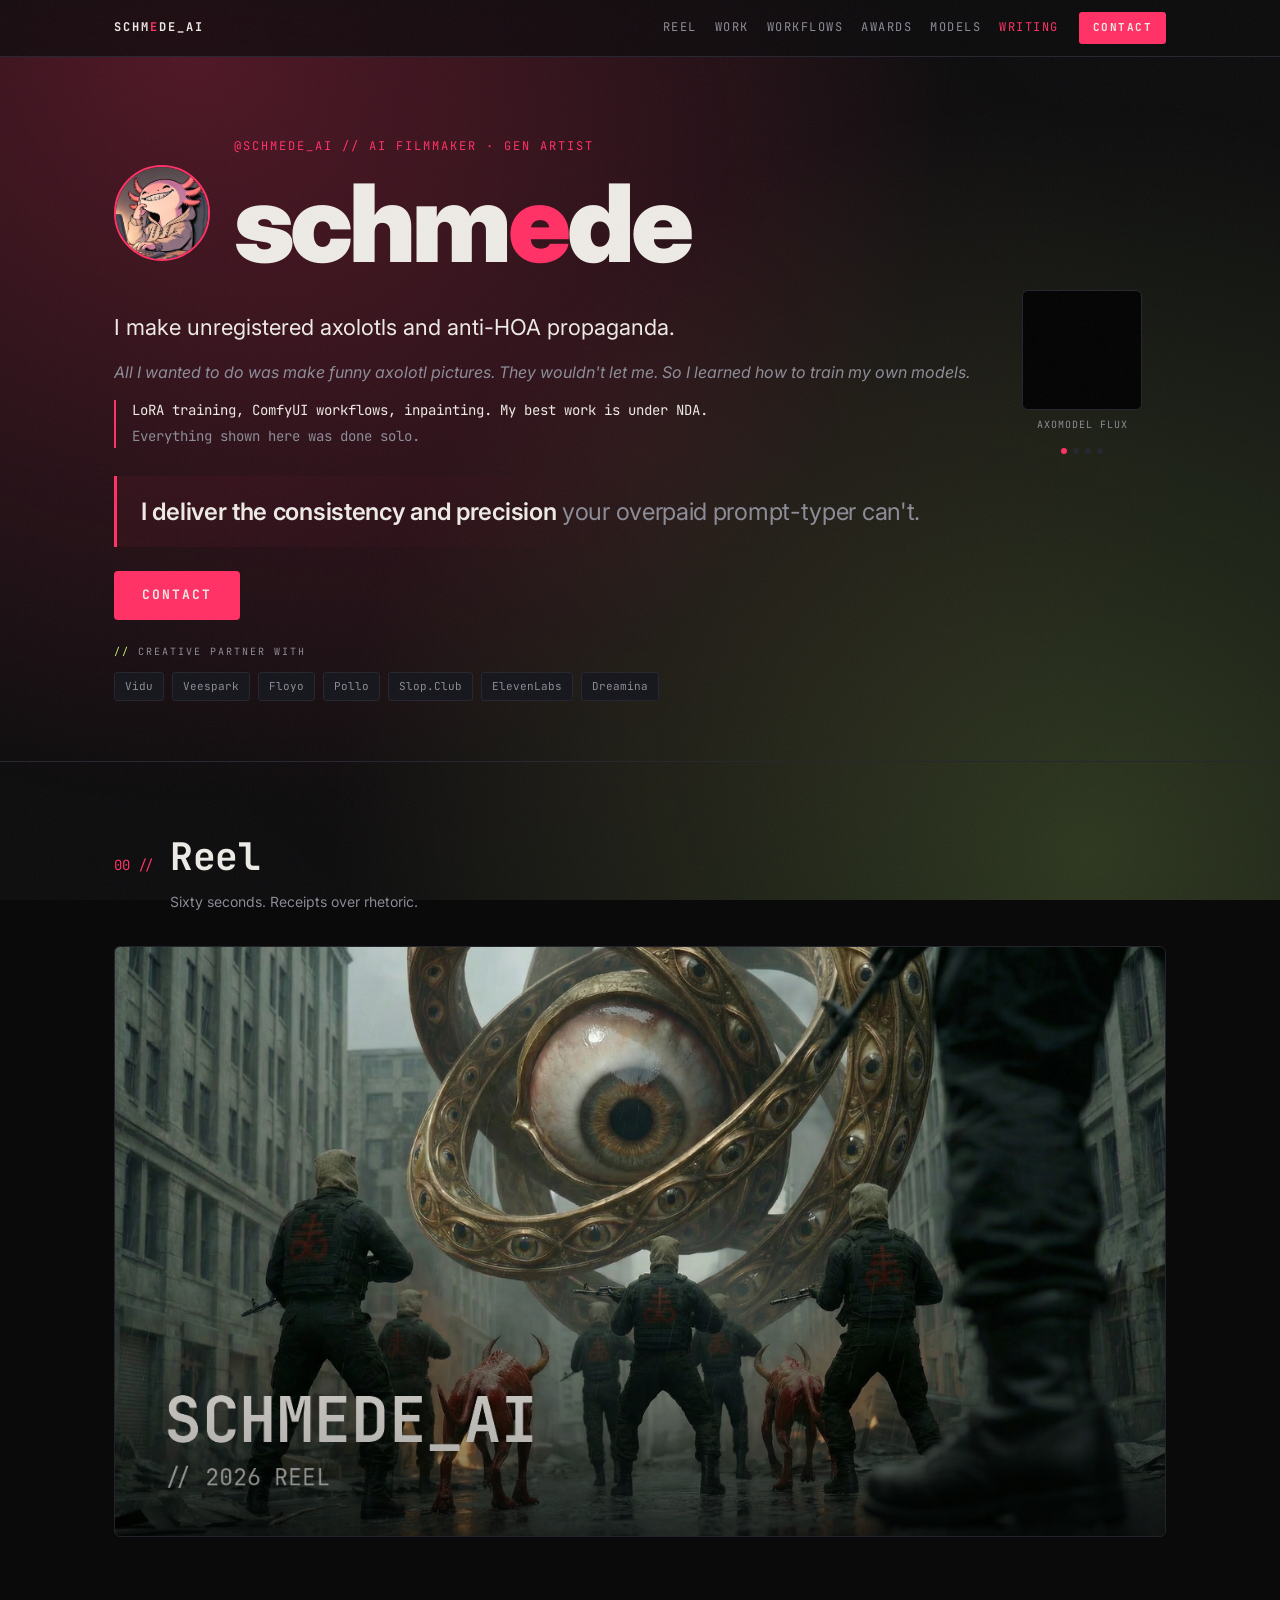
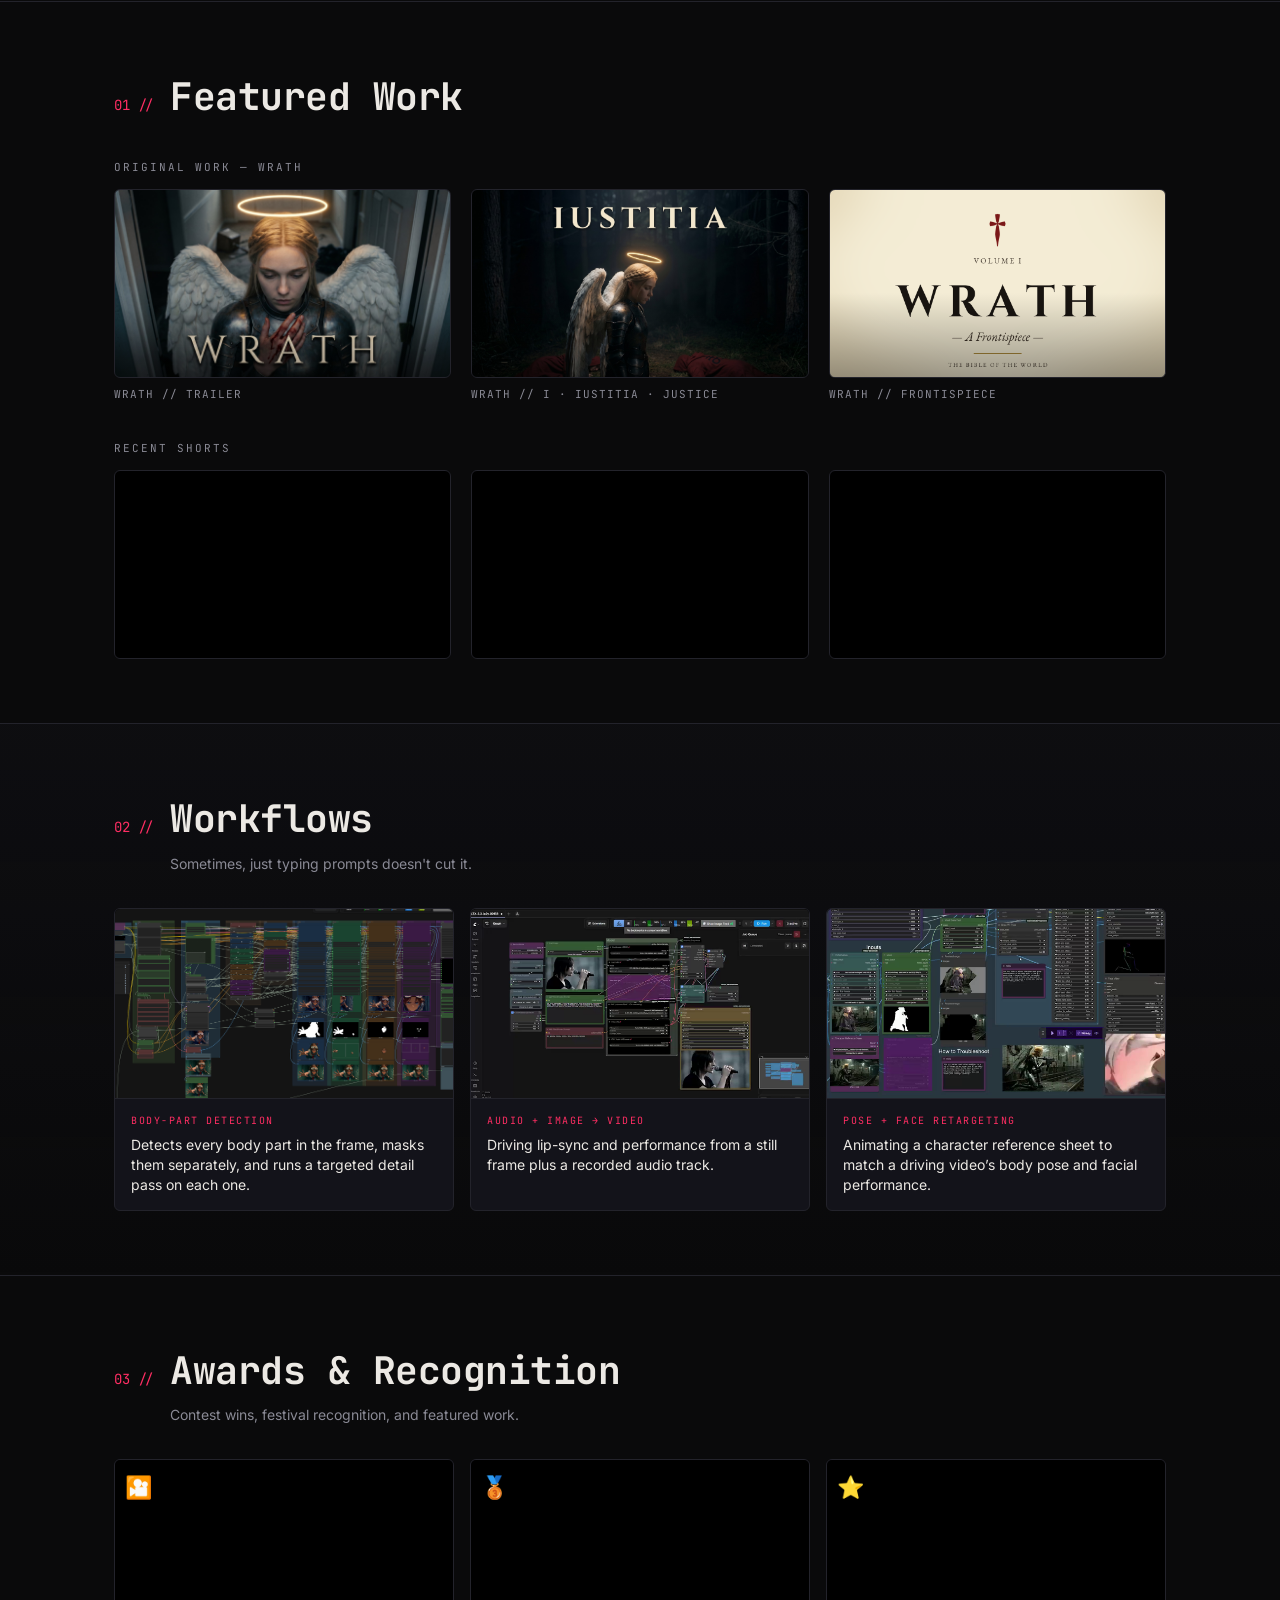
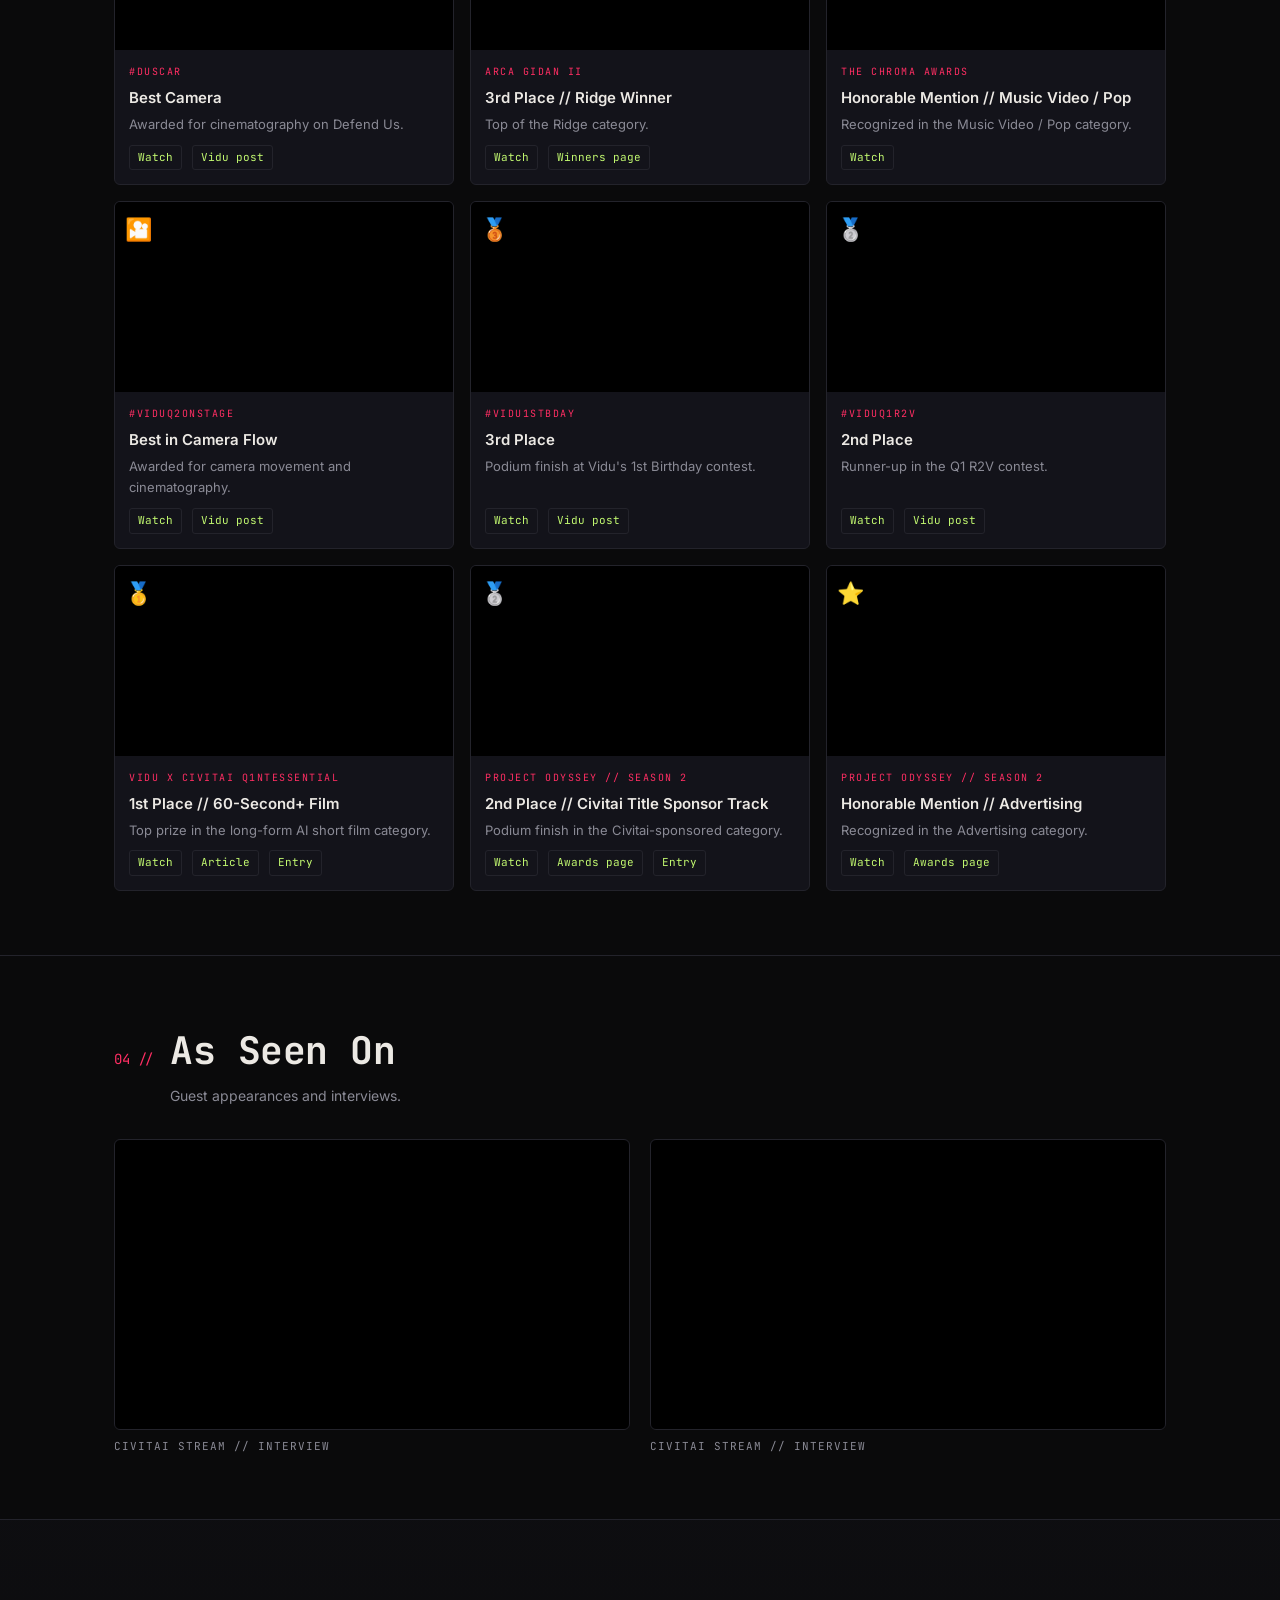
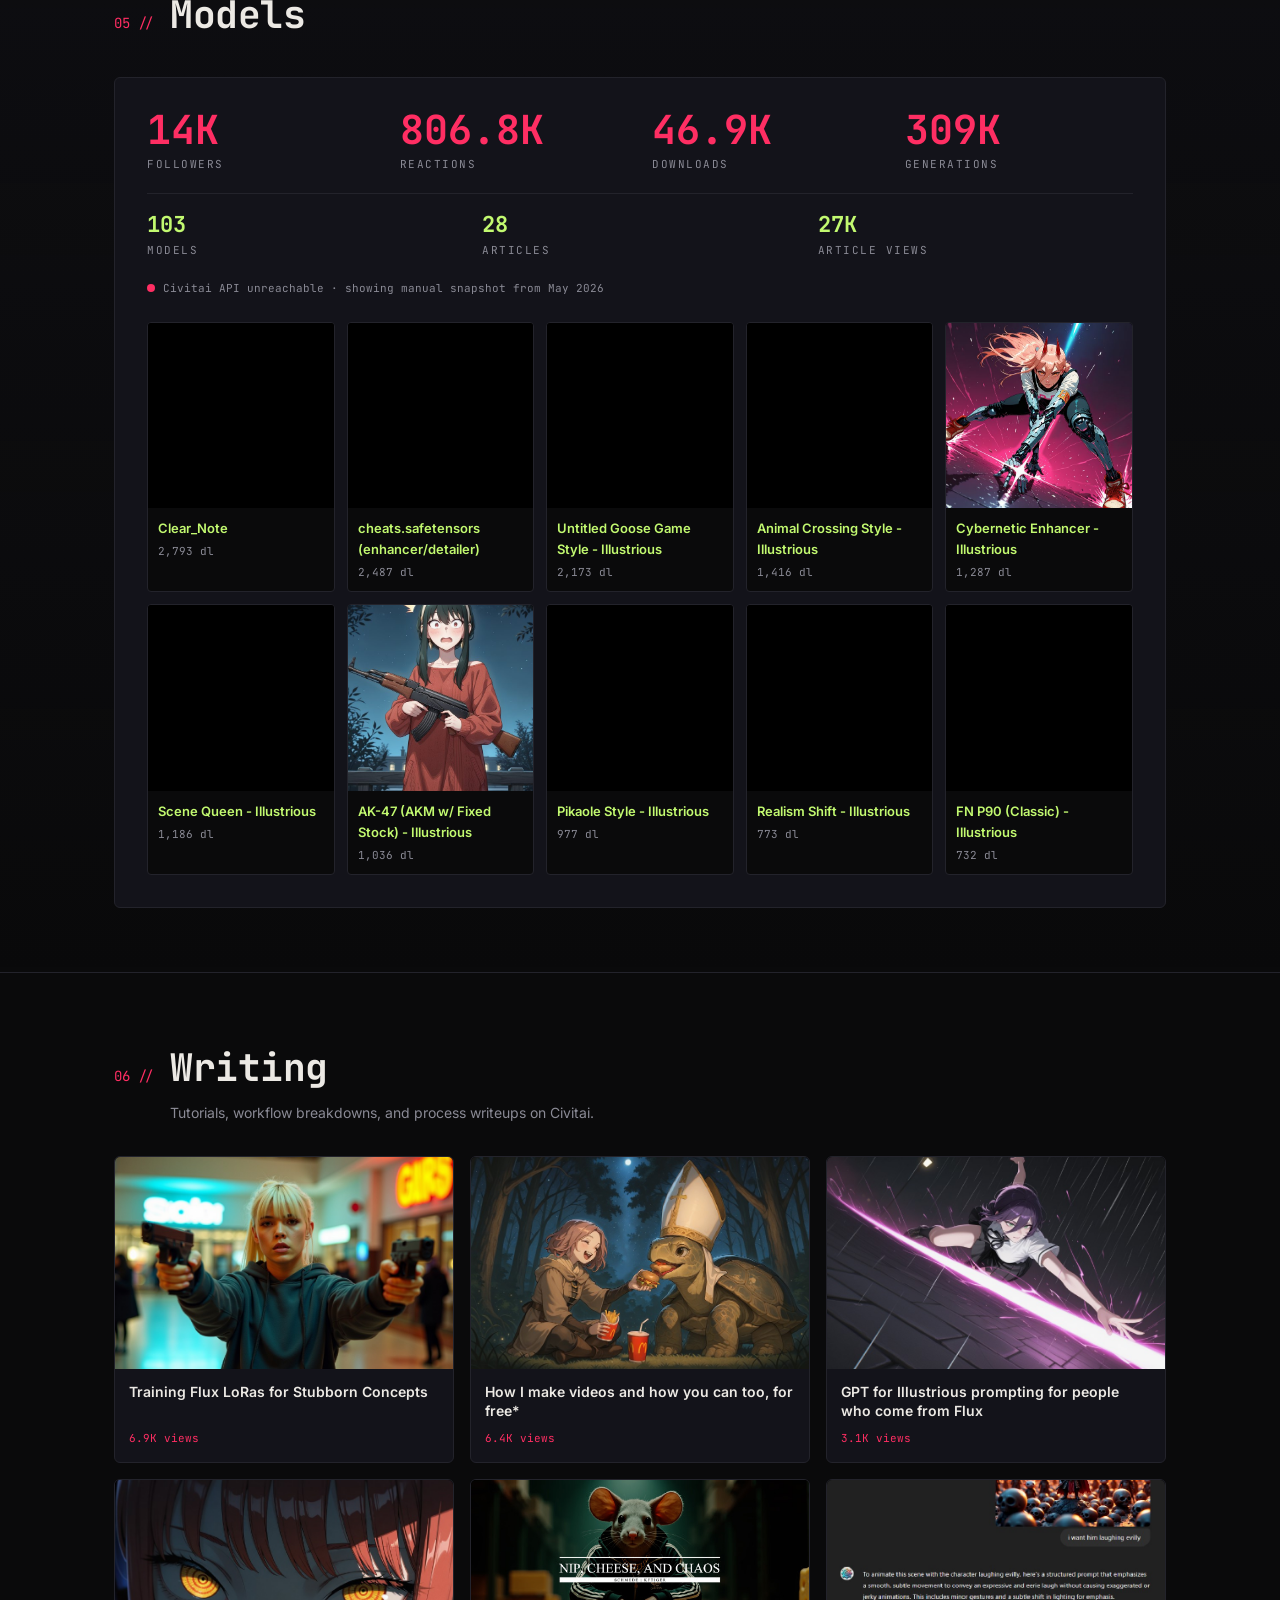
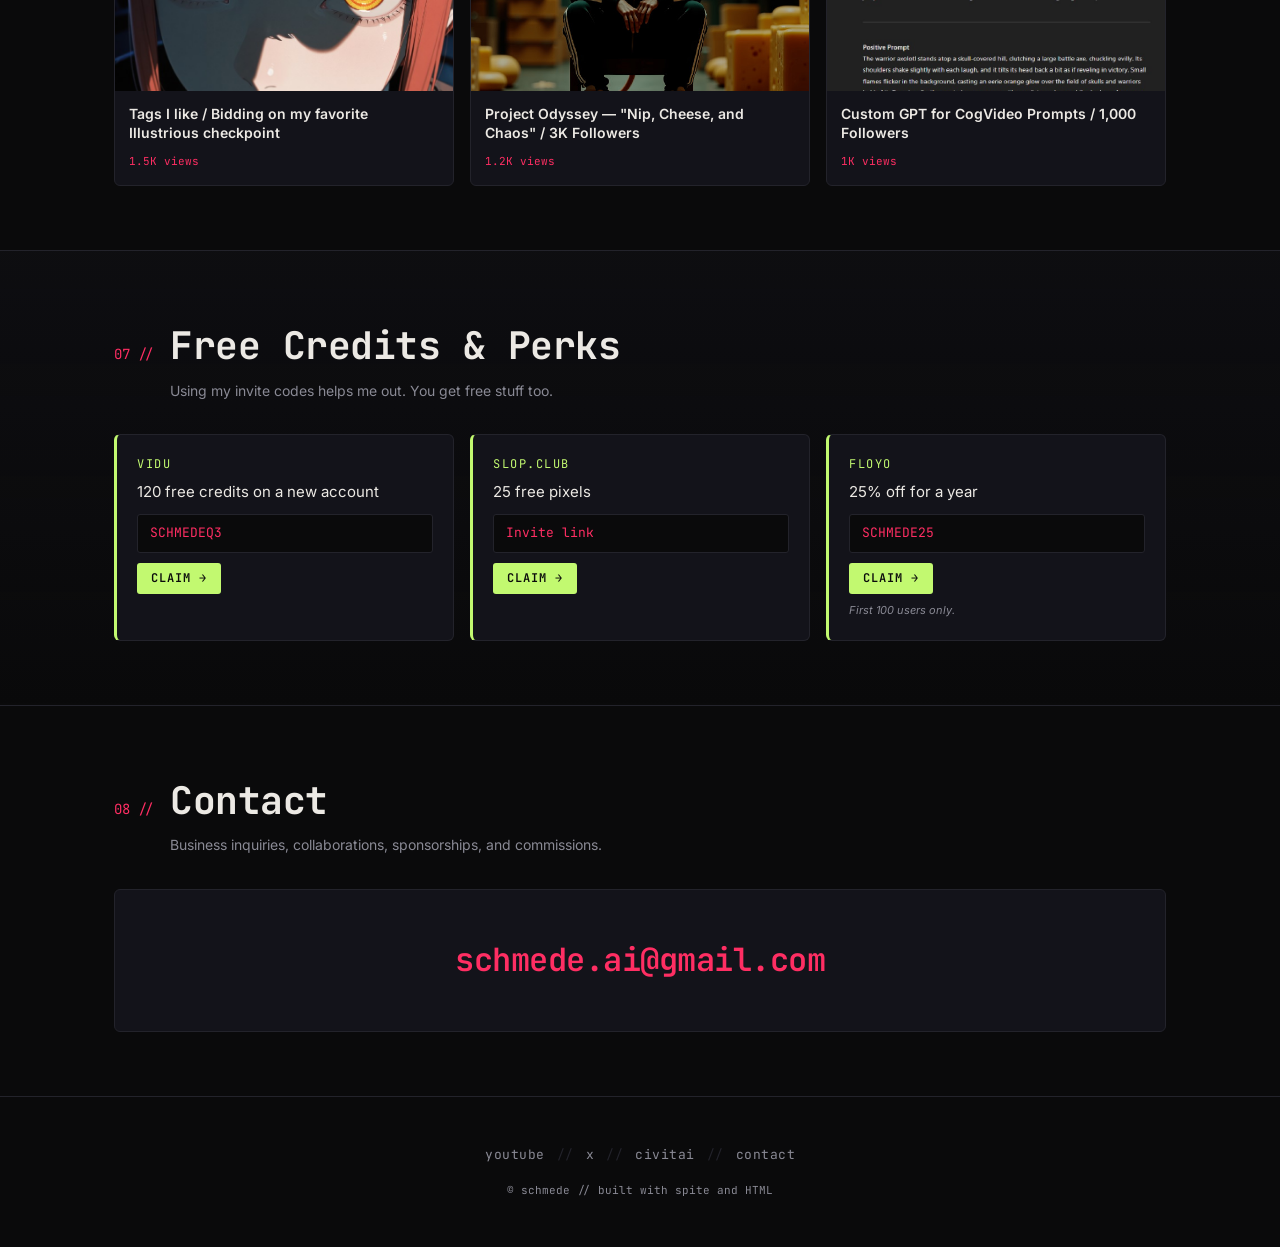
<file: index.html>
<!DOCTYPE html>
<html lang="en">
<head>
<meta charset="UTF-8" />
<meta name="viewport" content="width=device-width, initial-scale=1.0" />
<title>schmede_ai // AI Filmmaker & Generative Artist</title>
<meta name="description" content="schmede_ai — AI filmmaker and generative artist. LoRA training, ComfyUI workflows, AI-generated musicals, fake trailers, and dark satire. Award-winning creator on Civitai." />
<meta name="author" content="schmede_ai" />
<meta name="keywords" content="schmede_ai, schmede, AI filmmaker, generative artist, LoRA training, ComfyUI, AI video, Civitai, Vidu" />
<link rel="canonical" href="https://schmede-ai.github.io/" />

<!-- Open Graph / social sharing -->
<meta property="og:type" content="website" />
<meta property="og:site_name" content="schmede_ai" />
<meta property="og:title" content="schmede_ai // AI Filmmaker · Gen Artist" />
<meta property="og:description" content="AI filmmaker with 7 festival wins (1st at Vidu x Civitai). 100+ published models. Writing on the craft. Builds the workflows, not just the prompts." />
<meta property="og:url" content="https://schmede-ai.github.io/" />
<!-- OG card: 1.91:1 banner — optimized for Discord, Telegram, LinkedIn, Facebook, Twitter -->
<meta property="og:image" content="https://schmede-ai.github.io/og-card.jpg" />
<meta property="og:image:secure_url" content="https://schmede-ai.github.io/og-card.jpg" />
<meta property="og:image:type" content="image/jpeg" />
<meta property="og:image:width" content="1200" />
<meta property="og:image:height" content="630" />
<meta property="og:image:alt" content="schmede_ai — AI filmmaker and generative artist" />

<!-- Twitter card -->
<meta name="twitter:card" content="summary_large_image" />
<meta name="twitter:site" content="@schmede_AI" />
<meta name="twitter:creator" content="@schmede_AI" />
<meta name="twitter:title" content="schmede_ai // AI Filmmaker · Gen Artist" />
<meta name="twitter:description" content="AI filmmaker with 7 festival wins (1st at Vidu x Civitai). 100+ published models. Writing on the craft. Builds the workflows, not just the prompts." />
<meta name="twitter:image" content="https://schmede-ai.github.io/og-card.jpg" />
<meta name="twitter:image:alt" content="schmede_ai — AI filmmaker and generative artist" />

<!-- Structured data (Person schema) — helps Google build a knowledge panel for 'schmede_ai' -->
<script type="application/ld+json">
{
  "@context": "https://schema.org",
  "@type": "Person",
  "name": "schmede",
  "alternateName": ["schmede_ai", "schmede_AI", "Schmede"],
  "url": "https://schmede-ai.github.io/",
  "image": "https://schmede-ai.github.io/avatar.png",
  "jobTitle": "AI Filmmaker & Generative Artist",
  "description": "AI filmmaker and generative artist. LoRA training, ComfyUI workflows, AI-generated musicals, fake trailers, and dark satire.",
  "sameAs": [
    "https://www.youtube.com/@schmede_AI",
    "https://x.com/schmede_AI",
    "https://civitai.com/user/schmede"
  ]
}
</script>

<link rel="icon" type="image/png" sizes="256x256" href="favicon.png">
<link rel="icon" type="image/png" sizes="512x512" href="favicon-512.png">
<link rel="apple-touch-icon" sizes="180x180" href="apple-touch-icon.png">

<!-- Performance: warm up connections to every third-party host we hit during load.
     Preconnect opens TCP+TLS early; dns-prefetch is a cheaper fallback for older browsers. -->
<link rel="preconnect" href="https://fonts.googleapis.com">
<link rel="preconnect" href="https://fonts.gstatic.com" crossorigin>
<link rel="preconnect" href="https://image.civitai.com" crossorigin>
<link rel="preconnect" href="https://i.ytimg.com" crossorigin>
<link rel="preconnect" href="https://img.youtube.com" crossorigin>
<link rel="preconnect" href="https://www.youtube.com">
<link rel="dns-prefetch" href="https://civitai.red">
<link rel="dns-prefetch" href="https://civitai.com">

<!-- LCP hint: avatar.png is the hero image, prioritize its fetch -->
<link rel="preload" as="image" href="avatar.png" fetchpriority="high">

<!-- Dropped Inter 700 (wasn't used in CSS); Inter 400/600/900 + JetBrains Mono 400/600/700 only -->
<link rel="stylesheet" href="https://fonts.googleapis.com/css2?family=Inter:wght@400;600;900&family=JetBrains+Mono:wght@400;600;700&display=swap">
<style>
  :root {
    --bg: #0a0a0b;
    --bg-2: #13131a;
    --ink: #ece9e4;
    --ink-dim: #8a8a95;
    --accent: #ff2e63;
    --accent-2: #c2f970;
    --border: #23232b;
    --mono: "JetBrains Mono", "Fira Code", Menlo, monospace;
    --sans: "Inter", -apple-system, BlinkMacSystemFont, "Segoe UI", sans-serif;
  }
  * { box-sizing: border-box; margin: 0; padding: 0; }
  html {
    scroll-behavior: smooth;
    background-color: var(--bg);   /* fallback so page is dark before bg-layer paints */
  }
  body {
    background-color: transparent; /* let .bg-layer show through */
    color: var(--ink);
    font-family: var(--sans);
    line-height: 1.6;
    overflow-x: hidden;
  }

  /* Fixed colored glows — anchored to the viewport, zero scroll rate (you like these). */
  .bg-layer {
    position: fixed;
    inset: 0;
    pointer-events: none;
    z-index: -2;
    background:
      radial-gradient(circle at 15% 5%,  rgba(255, 46, 99, 0.28) 0%, transparent 55%),
      radial-gradient(circle at 85% 95%, rgba(194, 249, 112, 0.18) 0%, transparent 55%),
      radial-gradient(circle at 50% 50%, rgba(255, 46, 99, 0.06) 0%, transparent 70%);
  }

  /* Fixed film-grain overlay — anchored to viewport, content scrolls past it.
     Adds cinematic texture without interfering with readability. */
  .grain-overlay {
    position: fixed;
    inset: 0;
    pointer-events: none;
    z-index: 200;
    background-image: url("data:image/svg+xml,%3Csvg viewBox='0 0 200 200' xmlns='http://www.w3.org/2000/svg'%3E%3Cfilter id='n'%3E%3CfeTurbulence type='fractalNoise' baseFrequency='0.9' numOctaves='2' stitchTiles='stitch'/%3E%3C/filter%3E%3Crect width='200' height='200' filter='url(%23n)' opacity='0.65'/%3E%3C/svg%3E");
    background-size: 200px;
    opacity: 0.09;
    mix-blend-mode: screen;
  }
  a { color: var(--accent-2); text-decoration: none; transition: opacity 0.2s; }
  /* Only dim plain inline text links on hover. Component links (cards, thumbs, nav)
     manage their own hover states so we don't fight them. */
  p a:hover, li a:hover, .section-desc a:hover, .footer-note a:hover { opacity: 0.7; }
  /* Keyboard focus: consistent accent ring across all interactive elements */
  a:focus-visible, button:focus-visible {
    outline: 2px solid var(--accent-2);
    outline-offset: 3px;
    border-radius: 3px;
  }

  .container { max-width: 1100px; margin: 0 auto; padding: 0 24px; }

  /* Hero */
  .hero { padding: 80px 0 60px; border-bottom: 1px solid var(--border); }
  .hero-top { display: flex; align-items: center; gap: 24px; margin-bottom: 20px; flex-wrap: wrap; }
  .avatar {
    width: 96px;
    height: 96px;
    border-radius: 50%;
    border: 2px solid var(--accent);
    background: var(--bg-2);
    object-fit: cover;
    flex-shrink: 0;
  }
  .hero .tag {
    font-family: var(--mono);
    font-size: 12px;
    color: var(--accent);
    letter-spacing: 2px;
    text-transform: uppercase;
    margin-bottom: 16px;
  }
  .hero h1 {
    font-family: var(--sans);
    font-size: clamp(56px, 10vw, 108px);
    font-weight: 900;
    line-height: 0.95;
    letter-spacing: -4px;
    margin-bottom: 16px;
  }
  .hero h1 .glitch { color: var(--accent); }
  .hero .lede {
    font-size: clamp(18px, 2.2vw, 22px);
    color: var(--ink);
    max-width: 640px;
    margin-bottom: 14px;
  }
  .hero .origin {
    font-size: 16px;
    font-style: italic;
    color: var(--ink-dim);
    max-width: 880px;
    margin-bottom: 24px;
    line-height: 1.55;
  }
  /* Origin row: italic origin line with axolotl carousel floated absolutely to the right.
     Carousel is out of flow so it never affects hero text line heights or spacing. */
  .origin-row {
    position: relative;
    max-width: 880px;
    margin-bottom: 24px;
  }
  .origin-row .origin {
    margin-bottom: 0;
  }
  .axo-carousel {
    position: absolute;
    top: 50%;
    right: -148px;            /* 120px slot + 28px gap, lives in the gutter outside the 880px origin column */
    transform: translateY(-50%);
    width: 120px;
    text-align: center;
    z-index: 2;
  }
  .axo-slot {
    display: block;
    width: 120px;
    height: 120px;
    border: 1px solid var(--border);
    border-radius: 6px;
    overflow: hidden;
    background: #000;
    position: relative;
    transition: border-color 0.2s, transform 0.2s;
  }
  .axo-slot:hover {
    border-color: var(--accent);
    transform: translateY(-1px);
    opacity: 1;
  }
  .axo-slot video,
  .axo-slot img {
    position: absolute;
    inset: 0;
    width: 100%;
    height: 100%;
    object-fit: cover;
    display: block;
  }
  /* Double-buffered carousel videos: both stacked in the slot, crossfade via opacity.
     Incoming video is only set to .active once its first frame is loaded, so you
     never see the black flash from a reloading <video> element. */
  .axo-slot video {
    opacity: 0;
    transition: opacity 0.5s ease;
  }
  .axo-slot video.active {
    opacity: 1;
  }
  .axo-name {
    font-family: var(--mono);
    font-size: 10px;
    color: var(--ink-dim);
    margin-top: 8px;
    letter-spacing: 1px;
    text-transform: uppercase;
    line-height: 1.3;
    height: 26px;             /* stable 2-line reserve so "Illustrious" doesn't shift carousel height */
    overflow: hidden;
  }
  .axo-dots {
    display: flex;
    justify-content: center;
    gap: 6px;
    margin-top: 4px;
  }
  .axo-dot {
    width: 6px;
    height: 6px;
    border-radius: 50%;
    background: var(--border);
    cursor: pointer;
    transition: background 0.2s;
    border: 0;
    padding: 0;
  }
  .axo-dot.active { background: var(--accent); }
  .axo-dot:hover { background: var(--ink-dim); }
  /* Hover tweak: remove translate compound when hovering on smaller-viewport static layout */
  @media (max-width: 1048px) {
    .origin-row { max-width: 100%; }
    .axo-carousel {
      position: static;
      transform: none;
      right: auto;
      margin: 20px auto 0;
    }
    .axo-slot:hover { transform: translateY(-1px); }
  }
  .partners {
    display: flex;
    flex-wrap: wrap;
    gap: 8px;
    margin-top: 12px;
  }
  .partner-badge {
    font-family: var(--mono);
    font-size: 11px;
    padding: 5px 10px;
    border: 1px solid var(--border);
    border-radius: 3px;
    color: var(--ink-dim);
    background: var(--bg-2);
    text-decoration: none;
    transition: color 0.15s, border-color 0.15s;
  }
  a.partner-badge:hover {
    color: var(--accent);
    border-color: var(--accent);
    opacity: 1;
  }
  .partner-badge.label { color: var(--accent-2); border-color: var(--accent-2); }

  /* Sections */
  section { padding: 64px 0; border-bottom: 1px solid var(--border); }
  .section-header {
    display: flex;
    align-items: baseline;
    gap: 16px;
    margin-bottom: 32px;
  }
  .section-num {
    font-family: var(--mono);
    color: var(--accent);
    font-size: 14px;
  }
  .section-title {
    font-family: var(--mono);
    font-size: 28px;
    font-weight: 700;
    letter-spacing: -0.5px;
  }
  .section-desc { color: var(--ink-dim); font-size: 14px; margin-top: 4px; }

  /* Hero craft lines — compact block under the tagline */
  .hero-craft {
    max-width: 880px;
    margin-top: -8px;
    margin-bottom: 24px;
    border-left: 2px solid var(--accent);
    padding-left: 16px;
  }
  .craft-line {
    font-family: var(--mono);
    font-size: 14px;
    line-height: 1.55;
    color: var(--ink);
    margin-bottom: 4px;
    text-wrap: pretty;
  }
  .craft-line.dim { color: var(--ink-dim); }
  .craft-line.burn { color: var(--accent-2); margin-top: 8px; }

  /* Awards grid */
  .awards-grid {
    display: grid;
    grid-template-columns: repeat(auto-fill, minmax(280px, 1fr));
    gap: 16px;
  }
  .award-card {
    background: var(--bg-2);
    border: 1px solid var(--border);
    border-radius: 6px;
    overflow: hidden;
    transition: transform 0.2s, border-color 0.2s;
    display: flex;
    flex-direction: column;
  }
  .award-card:hover {
    transform: translateY(-2px);
    border-color: var(--accent);
  }
  .award-thumb {
    aspect-ratio: 16/9;
    background: #000 center/cover no-repeat;
    position: relative;
    display: block;
    text-decoration: none;
    cursor: pointer;
    transition: opacity 0.2s;
  }
  .award-thumb:hover { opacity: 0.88; }
  .award-thumb:focus-visible {
    outline: 2px solid var(--accent);
    outline-offset: 2px;
  }
  .award-thumb.placeholder {
    background: linear-gradient(135deg, #1a1a22, #0f0f14);
    display: flex;
    align-items: center;
    justify-content: center;
    font-family: var(--mono);
    color: var(--ink-dim);
    font-size: 12px;
  }
  .award-medal {
    position: absolute;
    top: 10px;
    left: 10px;
    font-size: 22px;
    filter: drop-shadow(0 2px 4px rgba(0,0,0,0.6));
  }
  .award-body { padding: 14px; flex: 1; display: flex; flex-direction: column; }
  .award-event {
    font-family: var(--mono);
    font-size: 10px;
    color: var(--accent);
    letter-spacing: 1.5px;
    text-transform: uppercase;
    margin-bottom: 6px;
  }
  .award-title {
    font-weight: 600;
    font-size: 15px;
    margin-bottom: 4px;
  }
  .award-prize { color: var(--ink-dim); font-size: 13px; flex: 1; }
  .award-links {
    display: flex;
    gap: 10px;
    margin-top: 10px;
    font-family: var(--mono);
    font-size: 11px;
  }
  .award-links a {
    color: var(--accent-2);
    border: 1px solid var(--border);
    padding: 3px 8px;
    border-radius: 3px;
  }
  .award-links a.todo { color: var(--ink-dim); border-style: dashed; pointer-events: none; }

  /* Video embed grid */
  .video-grid {
    display: grid;
    grid-template-columns: repeat(auto-fit, minmax(320px, 1fr));
    gap: 20px;
  }
  .video-wrap {
    position: relative;
    aspect-ratio: 16/9;
    border-radius: 6px;
    overflow: hidden;
    border: 1px solid var(--border);
  }
  .video-wrap iframe {
    width: 100%;
    height: 100%;
    border: 0;
  }
  .video-label {
    font-family: var(--mono);
    font-size: 11px;
    color: var(--ink-dim);
    margin-top: 8px;
    letter-spacing: 1px;
    text-transform: uppercase;
  }

  /* Civitai stats */
  .stats-wrap {
    background: var(--bg-2);
    border: 1px solid var(--border);
    border-radius: 6px;
    padding: 32px;
  }
  .stats-grid {
    display: grid;
    grid-template-columns: repeat(auto-fit, minmax(140px, 1fr));
    gap: 24px;
    margin-bottom: 20px;
  }
  .stats-grid.secondary {
    grid-template-columns: repeat(auto-fit, minmax(120px, 1fr));
    padding-top: 20px;
    border-top: 1px solid var(--border);
    gap: 20px;
  }
  .stat-num {
    font-family: var(--mono);
    font-size: 40px;
    font-weight: 700;
    color: var(--accent);
    line-height: 1;
  }
  .stat-num.small { font-size: 22px; color: var(--accent-2); }
  .stat-label {
    font-family: var(--mono);
    font-size: 11px;
    color: var(--ink-dim);
    letter-spacing: 1.5px;
    text-transform: uppercase;
    margin-top: 6px;
  }
  .stats-status {
    font-family: var(--mono);
    font-size: 11px;
    color: var(--ink-dim);
  }
  .stats-status .dot {
    display: inline-block;
    width: 8px;
    height: 8px;
    border-radius: 50%;
    background: var(--accent-2);
    margin-right: 8px;
    animation: pulse 2s infinite;
  }
  .stats-status.down .dot { background: var(--accent); }
  @keyframes pulse {
    0%, 100% { opacity: 1; }
    50% { opacity: 0.4; }
  }
  .models-grid {
    display: grid;
    grid-template-columns: repeat(auto-fill, minmax(180px, 1fr));
    gap: 12px;
    margin-top: 24px;
  }
  .model-card {
    background: var(--bg);
    border: 1px solid var(--border);
    border-radius: 4px;
    overflow: hidden;
    transition: border-color 0.2s;
  }
  .model-card:hover { border-color: var(--accent); }
  .model-thumb { aspect-ratio: 1/1; background: #000 center/cover no-repeat; position: relative; overflow: hidden; }
  .model-thumb video, .model-thumb img {
    position: absolute;
    inset: 0;
    width: 100%;
    height: 100%;
    object-fit: cover;
    display: block;
  }
  .model-body { padding: 10px; }
  .model-name { font-size: 13px; font-weight: 600; margin-bottom: 4px; }
  .model-stats { font-family: var(--mono); font-size: 11px; color: var(--ink-dim); }

  /* Articles grid */
  .articles-grid {
    display: grid;
    grid-template-columns: repeat(auto-fill, minmax(260px, 1fr));
    gap: 16px;
  }
  .article-card {
    background: var(--bg-2);
    border: 1px solid var(--border);
    border-radius: 6px;
    overflow: hidden;
    display: flex;
    flex-direction: column;
    transition: transform 0.2s, border-color 0.2s;
  }
  .article-card:hover { transform: translateY(-2px); border-color: var(--accent); }
  .article-thumb {
    aspect-ratio: 16/10;
    background: #000 center/cover no-repeat;
    position: relative;
    overflow: hidden;
  }
  .article-thumb video, .article-thumb img {
    position: absolute; inset: 0;
    width: 100%; height: 100%;
    object-fit: cover; display: block;
  }
  .article-body { padding: 14px; display: flex; flex-direction: column; flex: 1; }
  .article-title {
    font-weight: 600;
    font-size: 14px;
    line-height: 1.35;
    margin-bottom: 10px;
    color: var(--ink);
    flex: 1;
  }
  .article-meta {
    font-family: var(--mono);
    font-size: 11px;
    color: var(--ink-dim);
    display: flex;
    gap: 12px;
  }
  .article-meta .views { color: var(--accent); }
  .articles-loading {
    font-family: var(--mono);
    font-size: 12px;
    color: var(--ink-dim);
    padding: 32px;
    text-align: center;
    grid-column: 1 / -1;
  }

  /* Invite codes */
  .codes-grid {
    display: grid;
    grid-template-columns: repeat(auto-fit, minmax(260px, 1fr));
    gap: 16px;
  }
  .code-card {
    background: var(--bg-2);
    border: 1px solid var(--border);
    border-left: 3px solid var(--accent-2);
    border-radius: 6px;
    padding: 20px;
  }
  .code-platform {
    font-family: var(--mono);
    font-size: 12px;
    color: var(--accent-2);
    letter-spacing: 1.5px;
    text-transform: uppercase;
    margin-bottom: 6px;
  }
  .code-perk { font-size: 15px; margin-bottom: 10px; }
  .code-value {
    font-family: var(--mono);
    background: var(--bg);
    padding: 8px 12px;
    border-radius: 3px;
    font-size: 13px;
    color: var(--accent);
    word-break: break-all;
    border: 1px solid var(--border);
    display: block;
    margin-bottom: 10px;
  }
  .code-btn {
    display: inline-block;
    font-family: var(--mono);
    font-size: 12px;
    padding: 6px 14px;
    background: var(--accent-2);
    color: var(--bg);
    border-radius: 3px;
    font-weight: 600;
    letter-spacing: 1px;
    text-transform: uppercase;
  }
  .code-btn:hover { opacity: 0.85; }
  .code-note { font-size: 11px; color: var(--ink-dim); margin-top: 8px; font-style: italic; }

  /* Contact */
  .contact-wrap {
    background: var(--bg-2);
    border: 1px solid var(--border);
    border-radius: 6px;
    padding: 40px;
    text-align: center;
  }
  .contact-label {
    font-family: var(--mono);
    font-size: 12px;
    color: var(--ink-dim);
    letter-spacing: 2px;
    text-transform: uppercase;
    margin-bottom: 16px;
  }
  .contact-email {
    font-family: var(--mono);
    font-size: clamp(20px, 3vw, 32px);
    color: var(--accent);
    font-weight: 600;
    letter-spacing: -0.5px;
    display: inline-block;
    padding: 4px 0;
    border-bottom: 2px solid transparent;
    transition: border-color 0.2s;
  }
  .contact-email:hover {
    border-bottom-color: var(--accent);
    opacity: 1;
  }
  .contact-note {
    font-family: var(--mono);
    font-size: 11px;
    color: var(--ink-dim);
    margin-top: 20px;
    font-style: italic;
  }

  /* Socials / footer */
  footer {
    padding: 48px 0;
    text-align: center;
  }
  .socials {
    display: flex;
    justify-content: center;
    gap: 12px;
    flex-wrap: wrap;
    align-items: center;
    margin-bottom: 16px;
    font-family: var(--mono);
    font-size: 13px;
    letter-spacing: 0.5px;
  }
  .socials a {
    color: var(--ink-dim);
    text-decoration: none;
    transition: color 0.15s;
  }
  .socials a:hover { color: var(--accent); }
  .socials .sep { color: var(--border); user-select: none; }
  .footer-note {
    font-family: var(--mono);
    font-size: 11px;
    color: var(--ink-dim);
  }

  /* YouTube channel CTA */
  .channel-cta {
    background: var(--bg-2);
    border: 1px solid var(--border);
    border-radius: 6px;
    padding: 32px;
    text-align: center;
  }
  .channel-cta h3 {
    font-family: var(--mono);
    font-size: 24px;
    margin-bottom: 8px;
  }
  .channel-cta p { color: var(--ink-dim); margin-bottom: 20px; }
  .channel-cta .btn {
    display: inline-block;
    font-family: var(--mono);
    font-size: 13px;
    padding: 12px 24px;
    background: var(--accent);
    color: var(--ink);
    border-radius: 3px;
    font-weight: 600;
    letter-spacing: 1.5px;
    text-transform: uppercase;
  }

  /* Workflows — ComfyUI node graph showcase */
  .workflow-grid {
    display: grid;
    grid-template-columns: repeat(auto-fill, minmax(280px, 1fr));
    gap: 16px;
  }
  .workflow-card {
    background: var(--bg-2);
    border: 1px solid var(--border);
    border-radius: 6px;
    overflow: hidden;
    transition: transform 0.2s, border-color 0.2s;
    display: flex;
    flex-direction: column;
  }
  .workflow-card:hover {
    transform: translateY(-2px);
    border-color: var(--accent);
  }
  .workflow-thumb {
    position: relative;
    aspect-ratio: 16/9;
    background: #000 center/cover no-repeat;
    border-bottom: 1px solid var(--border);
    cursor: zoom-in;
    overflow: hidden;
  }
  .workflow-video {
    position: absolute;
    inset: 0;
    width: 100%;
    height: 100%;
    object-fit: cover;
    opacity: 0;
    transition: opacity 260ms ease;
    pointer-events: none;
    background: #000;
  }
  .workflow-thumb.is-previewing .workflow-video {
    opacity: 1;
  }

  /* Lightbox (used for workflow thumbnails — click to enlarge)
     Styled to match the video modal for a consistent feel across the site. */
  .lightbox {
    position: fixed;
    inset: 0;
    background: rgba(0, 0, 0, 0.85);
    backdrop-filter: blur(8px);
    -webkit-backdrop-filter: blur(8px);
    display: none;
    align-items: center;
    justify-content: center;
    padding: 48px;
    z-index: 1000;
    cursor: zoom-out;
    opacity: 0;
    transition: opacity 0.2s ease;
  }
  .lightbox.open { display: flex; opacity: 1; }
  .lightbox-img {
    max-width: 100%;
    max-height: 100%;
    object-fit: contain;
    border: 1px solid var(--border);
    border-radius: 6px;
    box-shadow: 0 20px 60px rgba(0, 0, 0, 0.6);
    cursor: default;
    transform: scale(0.97);
    transition: transform 0.2s ease;
  }
  .lightbox.open .lightbox-img { transform: scale(1); }
  .lightbox-video {
    max-width: 100%;
    max-height: 100%;
    object-fit: contain;
    border: 1px solid var(--border);
    border-radius: 6px;
    box-shadow: 0 20px 60px rgba(0, 0, 0, 0.6);
    background: #000;
    cursor: default;
    transform: scale(0.97);
    transition: transform 0.2s ease;
  }
  .lightbox.open .lightbox-video { transform: scale(1); }
  .lightbox-close {
    position: absolute;
    top: 20px;
    right: 20px;
    width: 44px;
    height: 44px;
    border-radius: 50%;
    background: rgba(0, 0, 0, 0.7);
    backdrop-filter: blur(8px);
    -webkit-backdrop-filter: blur(8px);
    border: 2px solid rgba(255, 255, 255, 0.35);
    color: #fff;
    font-family: var(--mono);
    font-weight: 700;
    font-size: 20px;
    line-height: 1;
    cursor: pointer;
    display: flex;
    align-items: center;
    justify-content: center;
    padding: 0;
    box-shadow: 0 4px 16px rgba(0, 0, 0, 0.5);
    transition: background 0.15s, border-color 0.15s, color 0.15s, transform 0.15s;
    z-index: 10;
  }
  .lightbox-close:hover,
  .lightbox-close:focus-visible {
    background: var(--accent);
    border-color: var(--accent);
    color: #fff;
    transform: scale(1.08);
    outline: none;
  }
  @media (max-width: 700px) {
    .lightbox { padding: 16px; }
    .lightbox-close {
      top: 16px;
      right: 16px;
      width: 48px;
      height: 48px;
      font-size: 22px;
      background: rgba(0, 0, 0, 0.8);
    }
  }
  .workflow-body {
    padding: 14px 16px;
  }
  .workflow-tag {
    font-family: var(--mono);
    font-size: 10px;
    color: var(--accent);
    letter-spacing: 1.5px;
    text-transform: uppercase;
    margin-bottom: 6px;
  }
  .workflow-caption {
    font-size: 14px;
    line-height: 1.45;
    color: var(--ink);
  }
  .workflow-note {
    font-family: var(--mono);
    font-size: 12px;
    color: var(--ink-dim);
    margin-top: 16px;
    text-align: right;
  }
  @media (max-width: 600px) {
    .hero { padding: 60px 0 40px; }
    section { padding: 48px 0; }
  }

  /* =========================================================================
     PREVIEW ADDITIONS — isolated block so the diff vs the live site is easy to scan.
     ========================================================================= */

  /* Sticky top nav: thin mono bar, frosted so glows bleed through subtly */
  .topnav {
    position: sticky;
    top: 0;
    z-index: 100;
    background: rgba(10, 10, 11, 0.78);
    backdrop-filter: blur(12px) saturate(140%);
    -webkit-backdrop-filter: blur(12px) saturate(140%);
    border-bottom: 1px solid var(--border);
  }
  .topnav-inner {
    max-width: 1100px;
    margin: 0 auto;
    padding: 12px 24px;
    display: flex;
    align-items: center;
    gap: 20px;
    font-family: var(--mono);
    font-size: 12px;
    letter-spacing: 1.5px;
    text-transform: uppercase;
  }
  .topnav-brand {
    color: var(--ink);
    font-weight: 700;
    margin-right: auto;
    letter-spacing: 2px;
  }
  .topnav-brand .accent { color: var(--accent); }
  .topnav-links {
    display: flex;
    gap: 18px;
    flex-wrap: wrap;
  }
  .topnav-links a {
    color: var(--ink-dim);
    transition: color 0.15s;
  }
  .topnav-links a:hover,
  .topnav-links a.active { color: var(--accent); opacity: 1; }
  .topnav-cta {
    font-family: var(--mono);
    font-size: 11px;
    padding: 7px 14px;
    background: var(--accent);
    color: var(--ink);
    border-radius: 3px;
    font-weight: 700;
    letter-spacing: 1.5px;
    text-transform: uppercase;
    white-space: nowrap;
    transition: transform 0.15s, box-shadow 0.15s;
  }
  .topnav-cta:hover {
    opacity: 1;
    color: var(--ink);
    transform: translateY(-1px);
    box-shadow: 0 4px 16px rgba(255, 46, 99, 0.3);
  }
  @media (max-width: 720px) {
    .topnav-inner { gap: 10px; padding: 10px 16px; flex-wrap: wrap; }
    .topnav-brand { flex: 1 0 auto; font-size: 12px; letter-spacing: 1.5px; }
    .topnav-links {
      order: 3;
      flex: 1 0 100%;
      gap: 14px;
      justify-content: space-between;
      font-size: 10px;
      letter-spacing: 1px;
      padding-top: 4px;
      border-top: 1px solid var(--border);
    }
    .topnav-links a { white-space: nowrap; }
    .topnav-cta { font-size: 10px; padding: 6px 10px; }
  }
  @media (max-width: 380px) {
    .topnav-links { font-size: 9px; gap: 10px; letter-spacing: 0.5px; }
  }

  /* Hero primary CTA */
  .hero-cta-row {
    display: flex;
    gap: 12px;
    align-items: center;
    flex-wrap: wrap;
    margin-top: 20px;
    margin-bottom: 24px;
  }
  .btn-primary {
    font-family: var(--mono);
    font-size: 13px;
    padding: 14px 28px;
    background: var(--accent);
    color: var(--ink);
    border-radius: 4px;
    font-weight: 700;
    letter-spacing: 2px;
    text-transform: uppercase;
    transition: transform 0.15s, box-shadow 0.15s;
    display: inline-block;
  }
  .btn-primary:hover {
    opacity: 1;
    color: var(--ink);
    transform: translateY(-1px);
    box-shadow: 0 6px 20px rgba(255, 46, 99, 0.4);
  }

  /* Partners block: kicker label + chip row instead of mixed pill treatment */
  .partners-block { margin-top: 8px; }
  .partners-kicker {
    font-family: var(--mono);
    font-size: 10px;
    color: var(--ink-dim);
    letter-spacing: 2px;
    text-transform: uppercase;
    margin-bottom: 8px;
    display: block;
  }
  .partners-kicker .accent { color: var(--accent-2); }

  /* Pull-quote treatment for the burn line */
  .burn-quote {
    max-width: 880px;
    margin: 28px 0 24px;
    padding: 20px 24px;
    border-left: 3px solid var(--accent);
    background: linear-gradient(90deg, rgba(255, 46, 99, 0.06), transparent 60%);
    font-family: var(--sans);
    font-size: clamp(18px, 2.4vw, 24px);
    font-weight: 600;
    line-height: 1.3;
    color: var(--ink);
    letter-spacing: -0.3px;
  }
  .burn-quote .ink-dim { color: var(--ink-dim); font-weight: 400; }

  /* Bumped section-title size so H2s outrank stat numbers in hierarchy */
  .section-title { font-size: clamp(28px, 4vw, 38px); }

  /* Section rhythm: alternate tonal shift so the page has tempo */
  section.alt-bg {
    background: linear-gradient(180deg, rgba(19, 19, 26, 0.4), rgba(19, 19, 26, 0));
  }

  /* Subsection eyebrow inside a section (e.g., "Recent Shorts" / "Original Work — Wrath") */
  .subsection-label {
    font-family: var(--mono);
    font-size: 11px;
    letter-spacing: 0.18em;
    text-transform: uppercase;
    color: var(--ink-dim);
    margin: 0 0 12px;
  }
  .video-grid + .subsection-label {
    margin-top: 36px;
  }
  /* Anchor wrapping a feat-thumb (e.g., the Frontispiece tile that opens an external page).
     Ensures the link doesn't inherit default underline/color and lets the inner thumb's hover state win. */
  .feat-thumb-link {
    display: block;
    text-decoration: none;
    color: inherit;
  }

  /* Click-to-load Featured Work thumbs */
  .feat-thumb {
    position: relative;
    aspect-ratio: 16/9;
    border-radius: 6px;
    overflow: hidden;
    border: 1px solid var(--border);
    background: #000 center/cover no-repeat;
    cursor: pointer;
    display: block;
    transition: border-color 0.2s, transform 0.2s;
  }
  .feat-thumb:hover {
    border-color: var(--accent);
    transform: translateY(-2px);
    opacity: 1;
  }
  .feat-thumb::after {
    content: "";
    position: absolute;
    inset: 0;
    background: linear-gradient(180deg, rgba(0,0,0,0) 55%, rgba(0,0,0,0.35) 100%);
    pointer-events: none;
    transition: background 0.2s;
  }
  .feat-thumb:hover::after {
    background: linear-gradient(180deg, rgba(0,0,0,0) 55%, rgba(0,0,0,0.15) 100%);
  }
  .feat-thumb:focus-visible {
    outline: 2px solid var(--accent);
    outline-offset: 2px;
  }

  /* Video modal: dim the page, float a 16:9 frame that fills most of the viewport */
  .video-modal {
    position: fixed;
    inset: 0;
    z-index: 200;
    background: rgba(0, 0, 0, 0.82);
    backdrop-filter: blur(8px);
    -webkit-backdrop-filter: blur(8px);
    display: flex;
    align-items: center;
    justify-content: center;
    padding: 48px;
    opacity: 0;
    pointer-events: none;
    transition: opacity 0.2s ease;
  }
  .video-modal.open { opacity: 1; pointer-events: auto; }
  .video-modal-frame {
    position: relative;
    width: 100%;
    max-width: min(1280px, 92vw);
    aspect-ratio: 16 / 9;
    max-height: calc(100vh - 96px);
    background: #000;
    border: 1px solid var(--border);
    border-radius: 8px;
    box-shadow: 0 20px 60px rgba(0, 0, 0, 0.6);
    overflow: hidden;
    transform: scale(0.97);
    transition: transform 0.2s ease;
  }
  .video-modal.open .video-modal-frame { transform: scale(1); }
  .video-modal-frame iframe {
    position: absolute;
    inset: 0;
    width: 100%;
    height: 100%;
    border: 0;
  }
  .video-modal-close {
    position: absolute;
    top: 12px;
    right: 12px;
    width: 44px;
    height: 44px;
    border-radius: 50%;
    background: rgba(0, 0, 0, 0.7);
    backdrop-filter: blur(8px);
    -webkit-backdrop-filter: blur(8px);
    border: 2px solid rgba(255, 255, 255, 0.35);
    color: #fff;
    font-family: var(--mono);
    font-weight: 700;
    font-size: 20px;
    line-height: 1;
    cursor: pointer;
    display: flex;
    align-items: center;
    justify-content: center;
    padding: 0;
    box-shadow: 0 4px 16px rgba(0, 0, 0, 0.5);
    transition: background 0.15s, border-color 0.15s, color 0.15s, transform 0.15s;
    z-index: 10;
  }
  .video-modal-close:hover,
  .video-modal-close:focus-visible {
    background: var(--accent);
    border-color: var(--accent);
    color: #fff;
    transform: scale(1.08);
    outline: none;
  }
  @media (max-width: 700px) {
    /* Phone: go edge-to-edge. Frame fills the viewport width; video sits
       as a letterboxed 16:9 band in the middle with black above and below.
       User can tap YouTube's fullscreen button to flip into native landscape. */
    .video-modal { padding: 0; background: #000; }
    .video-modal-frame {
      width: 100vw;
      max-width: 100vw;
      height: 100vh;
      max-height: 100vh;
      aspect-ratio: auto;
      border: 0;
      border-radius: 0;
      box-shadow: none;
      display: flex;
      align-items: center;
      justify-content: center;
      background: #000;
    }
    .video-modal-frame iframe {
      position: static;
      width: 100vw;
      height: calc(100vw * 9 / 16);
      max-height: 100vh;
    }
    .video-modal-close {
      top: 16px;
      right: 16px;
      width: 48px;
      height: 48px;
      font-size: 22px;
      background: rgba(0, 0, 0, 0.8);
      border-width: 2px;
    }
  }

  /* Back-to-top floating button: fades in after scrolling past the hero */
  .back-to-top {
    position: fixed;
    bottom: 24px;
    right: 24px;
    z-index: 90;
    width: 44px;
    height: 44px;
    border-radius: 50%;
    background: rgba(19, 19, 26, 0.85);
    backdrop-filter: blur(10px);
    -webkit-backdrop-filter: blur(10px);
    border: 1px solid var(--border);
    color: var(--accent);
    display: flex;
    align-items: center;
    justify-content: center;
    font-family: var(--mono);
    font-size: 20px;
    line-height: 1;
    cursor: pointer;
    opacity: 0;
    pointer-events: none;
    transition: opacity 0.2s, transform 0.15s, border-color 0.15s, color 0.15s;
    padding: 0;
  }
  .back-to-top.visible {
    opacity: 1;
    pointer-events: auto;
  }
  .back-to-top:hover {
    border-color: var(--accent);
    color: var(--accent);
    transform: translateY(-2px);
    opacity: 1;
  }
  @media (max-width: 600px) {
    .back-to-top { bottom: 16px; right: 16px; width: 40px; height: 40px; font-size: 18px; }
  }
</style>
</head>
<body>

<!-- Static colored-glow layer: pinned to viewport -->
<div class="bg-layer" aria-hidden="true"></div>
<!-- Fixed grain overlay: film-grain texture pinned to the viewport -->
<div class="grain-overlay" aria-hidden="true"></div>

<!-- STICKY TOP NAV — scrollspy wired in JS at bottom -->
<nav class="topnav" aria-label="Primary">
  <div class="topnav-inner">
    <a href="#top" class="topnav-brand">schm<span class="accent">e</span>de_ai</a>
    <div class="topnav-links">
      <a href="#reel">Reel</a>
      <a href="#work">Work</a>
      <a href="#workflows">Workflows</a>
      <a href="#awards">Awards</a>
      <a href="#civitai">Models</a>
      <a href="#articles">Writing</a>
    </div>
    <a href="#contact" class="topnav-cta">Contact</a>
  </div>
</nav>

<!-- HERO -->
<header class="hero" id="top">
  <div class="container">
    <div class="hero-top">
      <img src="avatar.png" alt="schmede avatar" class="avatar" onerror="this.style.display='none'">
      <div>
        <div class="tag">@schmede_ai // AI FILMMAKER · GEN ARTIST</div>
        <h1>schm<span class="glitch">e</span>de</h1>
      </div>
    </div>
    <p class="lede">I make unregistered axolotls and anti-HOA propaganda.</p>
    <div class="origin-row">
      <p class="origin">All I wanted to do was make funny axolotl pictures. They wouldn't let me. So I learned how to train my own models.</p>
      <div class="axo-carousel" id="axo-carousel">
        <a class="axo-slot" id="axo-slot" href="https://civitai.com/models/666780" target="_blank" rel="noopener" aria-label="AxoModel Flux on Civitai">
          <video id="axo-video-a" autoplay loop muted playsinline preload="auto"></video>
          <video id="axo-video-b" autoplay loop muted playsinline preload="auto"></video>
        </a>
        <div class="axo-name" id="axo-name">&nbsp;</div>
        <div class="axo-dots" id="axo-dots"></div>
      </div>
    </div>
    <div class="hero-craft">
      <p class="craft-line">LoRA training, ComfyUI workflows, inpainting. My best work is under NDA.</p>
      <p class="craft-line dim">Everything shown here was done solo.</p>
    </div>

    <p class="burn-quote">
      I deliver the consistency and precision <span class="ink-dim">your overpaid prompt-typer can't.</span>
    </p>

    <div class="hero-cta-row">
      <a class="btn-primary" href="#contact">Contact</a>
    </div>

    <div class="partners-block">
      <span class="partners-kicker"><span class="accent">//</span> Creative partner with</span>
      <div class="partners">
        <a class="partner-badge" href="https://www.vidu.com/" target="_blank" rel="noopener">Vidu</a>
        <a class="partner-badge" href="https://veespark.com/" target="_blank" rel="noopener">Veespark</a>
        <a class="partner-badge" href="https://www.floyo.ai/" target="_blank" rel="noopener">Floyo</a>
        <a class="partner-badge" href="https://pollo.ai/" target="_blank" rel="noopener">Pollo</a>
        <a class="partner-badge" href="https://slop.club/" target="_blank" rel="noopener">Slop.Club</a>
        <a class="partner-badge" href="https://elevenlabs.io/" target="_blank" rel="noopener">ElevenLabs</a>
        <a class="partner-badge" href="https://dreamina.capcut.com/" target="_blank" rel="noopener">Dreamina</a>
      </div>
    </div>
  </div>
</header>

<!-- REEL -->
<section id="reel">
  <div class="container">
    <div class="section-header">
      <span class="section-num">00 //</span>
      <div>
        <div class="section-title">Reel</div>
        <div class="section-desc">Sixty seconds. Receipts over rhetoric.</div>
      </div>
    </div>

    <!-- Single hero thumbnail: click opens the modal with the reel. -->
    <div class="video-grid">
      <div class="feat-thumb" data-yt="U0NWjss8gho" style="background-image:url('site_thumbnail.png')" role="button" tabindex="0" aria-label="Play 2026 showreel"></div>
    </div>

  </div>
</section>

<!-- FEATURED WORK -->
<section id="work">
  <div class="container">
    <div class="section-header">
      <span class="section-num">01 //</span>
      <div>
        <div class="section-title">Featured Work</div>
      </div>
    </div>

    <!-- Original Work — Wrath: trailer, ep 01, frontispiece. 3-up to match Recent Shorts spacing. -->
    <div class="subsection-label">Original Work — Wrath</div>
    <div class="video-grid">
      <div>
        <div class="feat-thumb" data-yt="RcJJOw__tIc" style="background-image:url('wrath_trailer_thumb.jpg')" role="button" tabindex="0" aria-label="Play Wrath trailer"></div>
        <div class="video-label">Wrath // Trailer</div>
      </div>
      <div>
        <div class="feat-thumb" data-yt="wffear3y12k" style="background-image:url('wrath_iustitia_ep01_thumb.jpg')" role="button" tabindex="0" aria-label="Play Wrath, Episode 1: Iustitia"></div>
        <div class="video-label">Wrath // I &middot; Iustitia &middot; Justice</div>
      </div>
      <div>
        <a class="feat-thumb-link" href="docs/pitch_docs/web/" rel="noopener" aria-label="Open the Wrath Frontispiece">
          <div class="feat-thumb" style="background-image:url('wrath_frontispiece_thumb.png');background-size:cover;background-position:center;"></div>
        </a>
        <div class="video-label">Wrath // Frontispiece</div>
      </div>
    </div>

    <!-- Recent Shorts: existing 3 short-film tiles -->
    <div class="subsection-label">Recent Shorts</div>
    <div class="video-grid">
      <div class="feat-thumb" data-yt="iTmcAVKpfUU" style="background-image:url('https://img.youtube.com/vi/iTmcAVKpfUU/maxresdefault.jpg')" role="button" tabindex="0" aria-label="Play Wrath: Vindicta · Vengeance"></div>
      <div class="feat-thumb" data-yt="oY-X9vwLRtY" style="background-image:url('https://img.youtube.com/vi/oY-X9vwLRtY/maxresdefault.jpg')" role="button" tabindex="0" aria-label="Play Featured Work 02"></div>
      <div class="feat-thumb" data-yt="_6YD1V-w9Fc" style="background-image:url('https://img.youtube.com/vi/_6YD1V-w9Fc/maxresdefault.jpg')" role="button" tabindex="0" aria-label="Play Featured Work 03"></div>
    </div>

  </div>
</section>

<!-- WORKFLOWS -->
<section id="workflows" class="alt-bg">
  <div class="container">
    <div class="section-header">
      <span class="section-num">02 //</span>
      <div>
        <div class="section-title">Workflows</div>
        <div class="section-desc">Sometimes, just typing prompts doesn't cut it.</div>
      </div>
    </div>

    <div class="workflow-grid">
      <div class="workflow-card">
        <div class="workflow-thumb" style="background-image:url('workflow-1.png')">
          <video class="workflow-video" data-src="workflow-1.mp4" muted loop playsinline preload="none"></video>
        </div>
        <div class="workflow-body">
          <div class="workflow-tag">body-part detection</div>
          <div class="workflow-caption">Detects every body part in the frame, masks them separately, and runs a targeted detail pass on each one.</div>
        </div>
      </div>
      <div class="workflow-card">
        <div class="workflow-thumb" style="background-image:url('workflow-2.png')">
          <video class="workflow-video" data-src="workflow-2.mp4" muted loop playsinline preload="none"></video>
        </div>
        <div class="workflow-body">
          <div class="workflow-tag">audio + image &rarr; video</div>
          <div class="workflow-caption">Driving lip-sync and performance from a still frame plus a recorded audio track.</div>
        </div>
      </div>
      <div class="workflow-card">
        <div class="workflow-thumb" style="background-image:url('workflow-3.png')">
          <video class="workflow-video" data-src="workflow-3.mp4" muted loop playsinline preload="none"></video>
        </div>
        <div class="workflow-body">
          <div class="workflow-tag">pose + face retargeting</div>
          <div class="workflow-caption">Animating a character reference sheet to match a driving video&rsquo;s body pose and facial performance.</div>
        </div>
      </div>
    </div>

  </div>
</section>

<!-- AWARDS -->
<section id="awards">
  <div class="container">
    <div class="section-header">
      <span class="section-num">03 //</span>
      <div>
        <div class="section-title">Awards & Recognition</div>
        <div class="section-desc">Contest wins, festival recognition, and featured work.</div>
      </div>
    </div>

    <div class="awards-grid">
      <!-- Vidu #Duscar -->
      <div class="award-card">
        <div class="award-thumb" data-yt="NwMVHjgSSSE" role="button" tabindex="0" aria-label="Play: Vidu Duscar entry" style="background-image:url('https://img.youtube.com/vi/NwMVHjgSSSE/hqdefault.jpg')">
          <span class="award-medal">&#127910;</span>
        </div>
        <div class="award-body">
          <div class="award-event">#Duscar</div>
          <div class="award-title">Best Camera</div>
          <div class="award-prize">Awarded for cinematography on Defend Us.</div>
          <div class="award-links">
            <a href="https://youtu.be/NwMVHjgSSSE" target="_blank" rel="noopener">Watch</a>
            <a href="https://www.vidu.com/activity/3211070920503186" target="_blank" rel="noopener">Vidu post</a>
          </div>
        </div>
      </div>

      <!-- Arca Gidan II -->
      <div class="award-card">
        <div class="award-thumb" data-yt="8HmmqGNrPr4" role="button" tabindex="0" aria-label="Play: Arca Gidan II entry" style="background-image:url('https://img.youtube.com/vi/8HmmqGNrPr4/hqdefault.jpg')">
          <span class="award-medal">&#129353;</span>
        </div>
        <div class="award-body">
          <div class="award-event">Arca Gidan II</div>
          <div class="award-title">3rd Place // Ridge Winner</div>
          <div class="award-prize">Top of the Ridge category.</div>
          <div class="award-links">
            <a href="https://youtu.be/8HmmqGNrPr4" target="_blank" rel="noopener">Watch</a>
            <a href="https://arcagidan.com/winners" target="_blank" rel="noopener">Winners page</a>
          </div>
        </div>
      </div>

      <!-- Chroma Awards -->
      <div class="award-card">
        <div class="award-thumb" data-yt="4f4fP7pB2QI" role="button" tabindex="0" aria-label="Play: Chroma Awards entry" style="background-image:url('https://img.youtube.com/vi/4f4fP7pB2QI/hqdefault.jpg')">
          <span class="award-medal">&#11088;</span>
        </div>
        <div class="award-body">
          <div class="award-event">The Chroma Awards</div>
          <div class="award-title">Honorable Mention // Music Video / Pop</div>
          <div class="award-prize">Recognized in the Music Video / Pop category.</div>
          <div class="award-links">
            <a href="https://youtu.be/4f4fP7pB2QI" target="_blank" rel="noopener">Watch</a>
          </div>
        </div>
      </div>

      <!-- Vidu Q2 On Stage -->
      <div class="award-card">
        <div class="award-thumb" data-yt="lyczP_FJ7m0" role="button" tabindex="0" aria-label="Play: Vidu Q2 On Stage entry" style="background-image:url('https://img.youtube.com/vi/lyczP_FJ7m0/hqdefault.jpg')">
          <span class="award-medal">&#127910;</span>
        </div>
        <div class="award-body">
          <div class="award-event">#ViduQ2OnStage</div>
          <div class="award-title">Best in Camera Flow</div>
          <div class="award-prize">Awarded for camera movement and cinematography.</div>
          <div class="award-links">
            <a href="https://youtu.be/lyczP_FJ7m0" target="_blank" rel="noopener">Watch</a>
            <a href="https://www.vidu.com/activity?id=3031271086133097" target="_blank" rel="noopener">Vidu post</a>
          </div>
        </div>
      </div>

      <!-- Vidu 1st BDay -->
      <div class="award-card">
        <div class="award-thumb" data-yt="Pe5fDqo6b54" role="button" tabindex="0" aria-label="Play: Vidu 1st BDay entry" style="background-image:url('https://img.youtube.com/vi/Pe5fDqo6b54/hqdefault.jpg')">
          <span class="award-medal">&#129353;</span>
        </div>
        <div class="award-body">
          <div class="award-event">#Vidu1stBDay</div>
          <div class="award-title">3rd Place</div>
          <div class="award-prize">Podium finish at Vidu's 1st Birthday contest.</div>
          <div class="award-links">
            <a href="https://youtu.be/Pe5fDqo6b54" target="_blank" rel="noopener">Watch</a>
            <a href="https://www.vidu.com/activity?id=2915306453786642" target="_blank" rel="noopener">Vidu post</a>
          </div>
        </div>
      </div>

      <!-- Vidu Q1 R2V -->
      <div class="award-card">
        <div class="award-thumb" data-yt="OSM-IelZYhI" role="button" tabindex="0" aria-label="Play: Vidu Q1 R2V entry" style="background-image:url('https://img.youtube.com/vi/OSM-IelZYhI/hqdefault.jpg')">
          <span class="award-medal">&#129352;</span>
        </div>
        <div class="award-body">
          <div class="award-event">#ViduQ1R2V</div>
          <div class="award-title">2nd Place</div>
          <div class="award-prize">Runner-up in the Q1 R2V contest.</div>
          <div class="award-links">
            <a href="https://youtu.be/OSM-IelZYhI" target="_blank" rel="noopener">Watch</a>
            <a href="https://www.vidu.com/activity?id=2883970269875621" target="_blank" rel="noopener">Vidu post</a>
          </div>
        </div>
      </div>

      <!-- Vidu x Civitai Q1ntessential -->
      <div class="award-card">
        <div class="award-thumb" data-yt="ogyKlYApenc" role="button" tabindex="0" aria-label="Play: Vidu x Civitai Q1ntessential entry" style="background-image:url('https://img.youtube.com/vi/ogyKlYApenc/hqdefault.jpg')">
          <span class="award-medal">&#129351;</span>
        </div>
        <div class="award-body">
          <div class="award-event">Vidu x Civitai Q1ntessential</div>
          <div class="award-title">1st Place // 60-Second+ Film</div>
          <div class="award-prize">Top prize in the long-form AI short film category.</div>
          <div class="award-links">
            <a href="https://youtu.be/ogyKlYApenc" target="_blank" rel="noopener">Watch</a>
            <a href="https://civitai.com/articles/16349" target="_blank" rel="noopener">Article</a>
            <a href="https://civitai.com/images/79239515" target="_blank" rel="noopener">Entry</a>
          </div>
        </div>
      </div>

      <!-- Project Odyssey S2 // Civitai Title Sponsor -->
      <div class="award-card">
        <div class="award-thumb" data-yt="YMS30o2RIsY" role="button" tabindex="0" aria-label="Play: Project Odyssey S2 Civitai Title Sponsor entry" style="background-image:url('https://img.youtube.com/vi/YMS30o2RIsY/hqdefault.jpg')">
          <span class="award-medal">&#129352;</span>
        </div>
        <div class="award-body">
          <div class="award-event">Project Odyssey // Season 2</div>
          <div class="award-title">2nd Place // Civitai Title Sponsor Track</div>
          <div class="award-prize">Podium finish in the Civitai-sponsored category.</div>
          <div class="award-links">
            <a href="https://youtu.be/YMS30o2RIsY" target="_blank" rel="noopener">Watch</a>
            <a href="https://www.projectodyssey.ai/season-2-awards" target="_blank" rel="noopener">Awards page</a>
            <a href="https://civitai.com/images/48755180" target="_blank" rel="noopener">Entry</a>
          </div>
        </div>
      </div>

      <!-- Project Odyssey S2 // Advertising -->
      <div class="award-card">
        <div class="award-thumb" data-yt="x8uau8GuTHA" role="button" tabindex="0" aria-label="Play: Project Odyssey S2 Advertising entry" style="background-image:url('https://img.youtube.com/vi/x8uau8GuTHA/hqdefault.jpg')">
          <span class="award-medal">&#11088;</span>
        </div>
        <div class="award-body">
          <div class="award-event">Project Odyssey // Season 2</div>
          <div class="award-title">Honorable Mention // Advertising</div>
          <div class="award-prize">Recognized in the Advertising category.</div>
          <div class="award-links">
            <a href="https://youtu.be/x8uau8GuTHA" target="_blank" rel="noopener">Watch</a>
            <a href="https://www.projectodyssey.ai/season-2-awards" target="_blank" rel="noopener">Awards page</a>
          </div>
        </div>
      </div>
    </div>
  </div>
</section>

<!-- AS SEEN ON -->
<section id="featured">
  <div class="container">
    <div class="section-header">
      <span class="section-num">04 //</span>
      <div>
        <div class="section-title">As Seen On</div>
        <div class="section-desc">Guest appearances and interviews.</div>
      </div>
    </div>

    <div class="video-grid">
      <div>
        <div class="feat-thumb" data-yt="CljzZTiem8A" style="background-image:url('https://img.youtube.com/vi/CljzZTiem8A/maxresdefault.jpg')" role="button" tabindex="0" aria-label="Play: Civitai Stream Interview 1"></div>
        <div class="video-label">Civitai Stream // Interview</div>
      </div>
      <div>
        <div class="feat-thumb" data-yt="ZXrs8vdqeVU" style="background-image:url('https://img.youtube.com/vi/ZXrs8vdqeVU/maxresdefault.jpg')" role="button" tabindex="0" aria-label="Play: Civitai Stream Interview 2"></div>
        <div class="video-label">Civitai Stream // Interview</div>
      </div>
    </div>
  </div>
</section>

<!-- CIVITAI STATS -->
<section id="civitai" class="alt-bg">
  <div class="container">
    <div class="section-header">
      <span class="section-num">05 //</span>
      <div>
        <div class="section-title">Models</div>
      </div>
    </div>

    <div class="stats-wrap">
      <div class="stats-grid primary">
        <div>
          <div class="stat-num" id="stat-followers">—</div>
          <div class="stat-label">Followers</div>
        </div>
        <div>
          <div class="stat-num" id="stat-reactions">—</div>
          <div class="stat-label">Reactions</div>
        </div>
        <div>
          <div class="stat-num" id="stat-downloads">—</div>
          <div class="stat-label">Downloads</div>
        </div>
        <div>
          <div class="stat-num" id="stat-generations">—</div>
          <div class="stat-label">Generations</div>
        </div>
      </div>
      <div class="stats-grid secondary">
        <div>
          <div class="stat-num small" id="stat-models">—</div>
          <div class="stat-label">Models</div>
        </div>
        <div>
          <div class="stat-num small" id="stat-articles">—</div>
          <div class="stat-label">Articles</div>
        </div>
        <div>
          <div class="stat-num small" id="stat-article-views">—</div>
          <div class="stat-label">Article Views</div>
        </div>
      </div>
      <div class="stats-status" id="stats-status"><span class="dot"></span>Loading live data from Civitai…</div>
      <div class="models-grid" id="models-grid"></div>
    </div>
  </div>
</section>

<!-- ARTICLES -->
<section id="articles">
  <div class="container">
    <div class="section-header">
      <span class="section-num">06 //</span>
      <div>
        <div class="section-title">Writing</div>
        <div class="section-desc">Tutorials, workflow breakdowns, and process writeups on Civitai.</div>
      </div>
    </div>
    <div class="articles-grid" id="articles-grid"></div>
  </div>
</section>

<!-- INVITE CODES -->
<section id="codes" class="alt-bg">
  <div class="container">
    <div class="section-header">
      <span class="section-num">07 //</span>
      <div>
        <div class="section-title">Free Credits &amp; Perks</div>
        <div class="section-desc">Using my invite codes helps me out. You get free stuff too.</div>
      </div>
    </div>

    <div class="codes-grid">
      <div class="code-card">
        <div class="code-platform">Vidu</div>
        <div class="code-perk">120 free credits on a new account</div>
        <span class="code-value">SCHMEDEQ3</span>
        <a class="code-btn" href="https://www.vidu.com/login?invite_code=SCHMEDEQ3&utm_source=cpp&utm_medium=cppcode&utm_campaign=Q3" target="_blank" rel="noopener">Claim &rarr;</a>
      </div>

      <div class="code-card">
        <div class="code-platform">Slop.Club</div>
        <div class="code-perk">25 free pixels</div>
        <span class="code-value">Invite link</span>
        <a class="code-btn" href="https://slop.club/c/tmK4lN" target="_blank" rel="noopener">Claim &rarr;</a>
      </div>

      <div class="code-card">
        <div class="code-platform">Floyo</div>
        <div class="code-perk">25% off for a year</div>
        <span class="code-value">SCHMEDE25</span>
        <a class="code-btn" href="https://www.floyo.ai/" target="_blank" rel="noopener">Claim &rarr;</a>
        <div class="code-note">First 100 users only.</div>
      </div>
    </div>
  </div>
</section>

<!-- CONTACT -->
<section id="contact">
  <div class="container">
    <div class="section-header">
      <span class="section-num">08 //</span>
      <div>
        <div class="section-title">Contact</div>
        <div class="section-desc">Business inquiries, collaborations, sponsorships, and commissions.</div>
      </div>
    </div>

    <div class="contact-wrap">
      <a id="contact-email" class="contact-email" href="#">loading&hellip;</a>
    </div>
  </div>
</section>

<!-- FOOTER -->
<footer>
  <div class="container">
    <div class="socials">
      <a href="https://www.youtube.com/@schmede_AI" target="_blank" rel="noopener">youtube</a>
      <span class="sep">//</span>
      <a href="https://x.com/schmede_AI" target="_blank" rel="noopener">x</a>
      <span class="sep">//</span>
      <a href="https://civitai.com/user/schmede" target="_blank" rel="noopener">civitai</a>
      <span class="sep">//</span>
      <a href="#contact">contact</a>
    </div>
    <div class="footer-note">&copy; schmede // built with spite and HTML</div>
  </div>
</footer>

<script>
  // Contact email: assembled at runtime to deter scrapers
  (function () {
    const el = document.getElementById('contact-email');
    if (!el) return;
    const u = ['sc', 'hm', 'ede', '.', 'ai'].join('');
    const d = ['g', 'ma', 'il', '.', 'com'].join('');
    const addr = u + String.fromCharCode(64) + d;
    el.textContent = addr;
    el.setAttribute('href', 'mai' + 'lto:' + addr + '?subject=Business%20Inquiry');
  })();
</script>

<script>
  // Axolotl model carousel — rotates through 4 AxoModel releases
  (function () {
    // Local-first: these AxoModel previews are static (old models, won't change),
    // so we serve the local copies as primary for speed (no cross-origin handshake
    // to image.civitai.com, bytes come from the same origin as the HTML).
    // Civitai URL kept as `backup` purely as belt-and-suspenders in case the local
    // file is ever missing from the repo — the 'error' handler below swaps to it.
    const models = [
      { id: 666780,  name: 'AxoModel Flux',         url: 'backup/axomodel-flux-666780.mp4',         backup: 'https://image.civitai.com/xG1nkqKTMzGDvpLrqFT7WA/e52690f5-216b-48b2-b8f2-d646ee813d99/original=true/50199958.mp4' },
      { id: 617439,  name: 'AxoModel PDXL',         url: 'backup/axomodel-pdxl-617439.mp4',         backup: 'https://image.civitai.com/xG1nkqKTMzGDvpLrqFT7WA/51c1e274-d55a-49dd-8365-c227e6bd26c0/original=true/48609238.mp4' },
      { id: 1203823, name: 'AxoModel Illustrious',  url: 'backup/axomodel-illustrious-1203823.mp4', backup: 'https://image.civitai.com/xG1nkqKTMzGDvpLrqFT7WA/6d2f9ee3-73b8-4d04-9a81-3a0819e8ff08/original=true/60848824.mp4' },
      { id: 367876,  name: 'AxoModel XL',           url: 'backup/axomodel-xl-367876.mp4',           backup: 'https://image.civitai.com/xG1nkqKTMzGDvpLrqFT7WA/1281ce4e-b2ec-42ee-a91d-e78b7bc4f2d9/original=true/48613275.mp4' }
    ];
    const ROTATE_MS = 10000;          // 10s per slide
    const FADE_MS   = 500;             // must match .axo-slot video transition duration
    const slot    = document.getElementById('axo-slot');
    const videoA  = document.getElementById('axo-video-a');
    const videoB  = document.getElementById('axo-video-b');
    const name    = document.getElementById('axo-name');
    const dotsEl  = document.getElementById('axo-dots');
    const wrap    = document.getElementById('axo-carousel');
    if (!slot || !videoA || !videoB || !name || !dotsEl || !wrap) return;

    // Build dots
    const dots = models.map((m, i) => {
      const b = document.createElement('button');
      b.className = 'axo-dot' + (i === 0 ? ' active' : '');
      b.setAttribute('aria-label', m.name);
      // stop() cancels the pending timer; onReady() will schedule the next
      // rotation off the newly-active clip's duration once the crossfade lands.
      // If the user clicks the already-active dot (show() no-ops), restart
      // the schedule off the current playhead so we don't freeze.
      b.addEventListener('click', () => {
        stop();
        if (i === idx && buffers[activeBuf].src) { start(); return; }
        show(i);
      });
      dotsEl.appendChild(b);
      return b;
    });

    // Double-buffer state: two <video> elements, we crossfade between them.
    // Optimization: after each successful swap, prefetch the *next* rotation
    // target into the now-idle buffer so the following rotation is instant
    // (no wait for first-frame decode). Saves ~500ms-1.5s per rotation.
    const buffers = [videoA, videoB];
    let activeBuf = 0;
    let idx = 0;
    let timer = null;
    let loadingFor = -1;               // guard against races when dots are clicked fast

    // Pre-resolve to absolute URLs. video.src (the DOM property) always returns
    // an absolute URL, so comparing against our config strings (which are
    // relative for local files) would never match and we'd reload needlessly,
    // causing a visible flash mid-crossfade. Resolve once up front.
    const absPrimary = models.map(m => new URL(m.url,    location.href).href);
    const absBackup  = models.map(m => new URL(m.backup, location.href).href);

    function setMeta(i) {
      const m = models[i];
      name.textContent = m.name;
      slot.setAttribute('href', 'https://civitai.com/models/' + m.id);
      slot.setAttribute('aria-label', m.name + ' on Civitai');
      dots.forEach((d, j) => d.classList.toggle('active', j === i));
    }

    // Warm up the idle buffer with whatever will be shown after `currentIdx`.
    // Called after init + after every successful crossfade. Cheap if the
    // idle buffer already has the right src (no-op).
    function prefetchNext(currentIdx) {
      const targetIdx = (currentIdx + 1) % models.length;
      const idleBuf = buffers[1 - activeBuf];
      // Skip if the idle buffer is already loaded with either the primary or backup
      // for the target model. Compare against resolved absolute URLs.
      if (idleBuf.src !== absPrimary[targetIdx] && idleBuf.src !== absBackup[targetIdx]) {
        idleBuf.dataset.modelIdx = targetIdx;
        idleBuf.dataset.fellBack = '';
        idleBuf.src = models[targetIdx].url;
        idleBuf.load();
      }
    }

    // Failover: if a Civitai URL fails to load (CDN down, DNS failure, etc.),
    // quietly swap to the local backup copy. One retry per source; no loops.
    function attachFallback(el) {
      el.addEventListener('error', () => {
        const mi = Number(el.dataset.modelIdx);
        if (!Number.isFinite(mi)) return;
        const m = models[mi];
        if (!m || !m.backup || el.dataset.fellBack === '1') return;
        el.dataset.fellBack = '1';
        el.src = m.backup;
        el.load();
      });
    }
    attachFallback(videoA);
    attachFallback(videoB);

    function show(i) {
      if (i === idx && buffers[activeBuf].src) return;   // nothing to do
      idx = i;
      setMeta(i);

      const m = models[i];
      const nextEl = buffers[1 - activeBuf];
      const curEl  = buffers[activeBuf];
      loadingFor = i;
      const loadToken = i;

      const onReady = () => {
        nextEl.removeEventListener('loadeddata', onReady);
        // Bail if a newer show() call has already superseded this load
        if (loadToken !== loadingFor) return;
        nextEl.play().catch(() => {});
        // Crossfade: reveal next, hide current
        nextEl.classList.add('active');
        curEl.classList.remove('active');
        activeBuf = 1 - activeBuf;
        // Schedule the NEXT rotation based on this new clip's actual duration,
        // so the crossfade lands at the loop seam instead of mid-playthrough
        // (which would make the clip visibly restart on screen = "jumpy").
        scheduleNextRotation();
        // After successful swap, warm up the idle buffer for the following rotation.
        // Defer this until after the crossfade fully completes, otherwise reassigning
        // src on the just-faded-out buffer blanks its visible frame mid-fade — which
        // reads as a flash during the transition. Small margin added for CSS timing.
        setTimeout(() => {
          if (loadToken !== loadingFor) return;
          prefetchNext(i);
        }, FADE_MS + 50);
      };

      nextEl.addEventListener('loadeddata', onReady, { once: true });
      // Only reassign src if it's actually different — avoids a reload flicker
      // mid-crossfade. Compare against resolved absolute URLs, not config strings.
      const alreadyLoaded = nextEl.src === absPrimary[i] || nextEl.src === absBackup[i];
      if (!alreadyLoaded) {
        nextEl.dataset.modelIdx = i;
        nextEl.dataset.fellBack = '';
        nextEl.src = m.url;
        nextEl.load();
      } else if (nextEl.readyState >= 2) {
        // Already buffered (from prefetch) — fire handler manually
        onReady();
      }
    }

    function next()    { show((idx + 1) % models.length); }
    function stop()    { if (timer) { clearTimeout(timer); timer = null; } }
    // Schedule the NEXT rotation so the crossfade fires just before the
    // currently-active clip loops. Clips are different lengths (5s / 10s / 23s),
    // so a fixed interval would land mid-playthrough and show a visible "jump"
    // when the clip seams back to frame 0. We target `remaining - FADE_MS` so
    // the fade-out begins right as the loop point arrives.
    // Floor at 4s so an ultra-short clip doesn't thrash; fall back to ROTATE_MS
    // if duration isn't known yet (metadata still loading or network hiccup).
    function scheduleNextRotation() {
      stop();
      const cur = buffers[activeBuf];
      const dur = cur.duration;
      const pos = cur.currentTime || 0;
      let dwellMs;
      if (Number.isFinite(dur) && dur > 0) {
        const remaining = Math.max(0, dur - pos);
        dwellMs = Math.max(4000, remaining * 1000 - FADE_MS);
      } else {
        dwellMs = ROTATE_MS;
      }
      timer = setTimeout(next, dwellMs);
    }
    function start()   { scheduleNextRotation(); }
    function restart() { stop(); start(); }

    // Pause on hover, resume on leave
    wrap.addEventListener('mouseenter', stop);
    wrap.addEventListener('mouseleave', start);

    // Initial load: put the first video in buffer A, mark it active immediately.
    // Wait for metadata before scheduling the first rotation — otherwise
    // duration is NaN and we'd fall back to the fixed ROTATE_MS, reintroducing
    // the loop-seam jump on the very first transition.
    (function init() {
      const m = models[0];
      setMeta(0);
      videoA.dataset.modelIdx = 0;
      videoA.dataset.fellBack = '';
      videoA.src = m.url;
      videoA.classList.add('active');
      videoA.play().catch(() => {});
      const kickoff = () => {
        videoA.removeEventListener('loadedmetadata', kickoff);
        start();
      };
      if (videoA.readyState >= 1) {
        start();
      } else {
        videoA.addEventListener('loadedmetadata', kickoff, { once: true });
        // Safety net: if metadata never fires (unlikely), start anyway after 3s
        setTimeout(() => { if (!timer) start(); }, 3000);
      }
    })();

    // Kick off first prefetch after the main page/video is up — 2s delay so we
    // don't fight videoA for bandwidth during the critical first-paint window.
    setTimeout(() => prefetchNext(0), 2000);
  })();
</script>

<script>
  // Civitai stats loader
  // Prefer civitai.com (main site) for both data and outbound links.
  // civitai.red kept as a fallback in case .com is down.
  // Follower and generation counts aren't in the public API; kept as
  // manually-maintained snapshots (update these when you want).
  (async function loadCivitaiStats() {
    const username = 'schmede';
    const statusEl = document.getElementById('stats-status');
    const CACHE_KEY = 'schmede_civitai_stats_v7';
    // civitai.red returns full data (images, articles); civitai.com's public API strips
    // cover media and 404s on /articles. Use .red as the data source, link to .com.
    const HOSTS = ['https://civitai.red', 'https://civitai.com'];
    const LINK_BASE = 'https://civitai.com';

    // Manual snapshots. Public API doesn't expose:
    //  - user-level follower / generation totals
    //  - articles (/api/v1/articles 404s; /api/trpc has no CORS header from github.io)
    // Update these when the profile moves meaningfully. Last updated: 2026-05-22.
    // downloads/modelCount are used as ultimate fallback if both live API
    // AND localStorage cache are unavailable (e.g. first-time visitor during outage).
    const MANUAL = {
      followers: 14000,
      generations: 309000,
      reactions: 806800,
      downloads: 46900,       // ultimate fallback — snapshot of total model downloads
      modelCount: 103,        // ultimate fallback — snapshot of published model count
      articleCount: 28,
      articleViews: 27026,
      asOf: 'May 2026'
    };

    // Hand-curated top models — snapshot of the top 10 by downloads at the time
    // of the last backup refresh. Each entry has a local thumb in /backup, used
    // two ways: (1) if a live API model card matches by id, we pass localThumb
    // as onerror fallback so the thumb still loads when Civitai CDN is down;
    // (2) if both the live API AND localStorage cache are unavailable, we render
    // the models grid directly from this list. Refresh occasionally to stay current.
    const BAKED_MODELS = [
      { id: 1727659, name: 'Clear_Note', downloads: 2793, thumbType: 'video', localThumb: 'backup/model-1727659.mp4' },
      { id: 1050834, name: 'cheats.safetensors (enhancer/detailer)', downloads: 2487, thumbType: 'video', localThumb: 'backup/model-1050834.mp4' },
      { id: 1221363, name: 'Untitled Goose Game Style - Illustrious', downloads: 2173, thumbType: 'video', localThumb: 'backup/model-1221363.mp4' },
      { id: 1307940, name: 'Animal Crossing Style - Illustrious', downloads: 1416, thumbType: 'video', localThumb: 'backup/model-1307940.mp4' },
      { id: 1228196, name: 'Cybernetic Enhancer - Illustrious', downloads: 1287, thumbType: 'image', localThumb: 'backup/model-1228196.jpeg' },
      { id: 1250850, name: 'Scene Queen - Illustrious', downloads: 1186, thumbType: 'video', localThumb: 'backup/model-1250850.mp4' },
      { id: 1290767, name: 'AK-47 (AKM w/ Fixed Stock) - Illustrious', downloads: 1036, thumbType: 'image', localThumb: 'backup/model-1290767.jpeg' },
      { id: 1260133, name: 'Pikaole Style - Illustrious', downloads: 977, thumbType: 'video', localThumb: 'backup/model-1260133.mp4' },
      { id: 1331015, name: 'Realism Shift - Illustrious', downloads: 773, thumbType: 'video', localThumb: 'backup/model-1331015.mp4' },
      { id: 1242942, name: 'FN P90 (Classic) - Illustrious', downloads: 732, thumbType: 'video', localThumb: 'backup/model-1242942.mp4' }
    ];
    // Fast lookup: model id -> local backup file
    const MODEL_BACKUP_BY_ID = Object.fromEntries(BAKED_MODELS.map(m => [m.id, m.localThumb]));

    // Hand-picked top articles (sorted by views) — covers resolved via Civitai CDN,
    // with local backup copies in /backup (used by onerror fallback if CDN is down).
    const BAKED_ARTICLES = [
      { id: 9775,  title: 'Training Flux LoRas for Stubborn Concepts', views: 6899, likes: 47, cover: 'https://image.civitai.com/xG1nkqKTMzGDvpLrqFT7WA/9aecf308-0bed-4f4f-bc78-6ce2f0078ff7/width=600/cover.jpeg', backupCover: 'backup/article-9775.jpeg' },
      { id: 14977, title: 'How I make videos and how you can too, for free*', views: 6447, likes: 64, cover: 'https://image.civitai.com/xG1nkqKTMzGDvpLrqFT7WA/dd148ced-03cc-48c0-9fbf-e81e41c83002/width=600/cover.jpeg', backupCover: 'backup/article-14977.jpeg' },
      { id: 11864, title: 'GPT for Illustrious prompting for people who come from Flux', views: 3103, likes: 33, cover: 'https://image.civitai.com/xG1nkqKTMzGDvpLrqFT7WA/036ffee7-3d62-44d2-835c-06762787df8b/width=600/cover.jpeg', backupCover: 'backup/article-11864.jpeg' },
      { id: 14622, title: 'Tags I like / Bidding on my favorite Illustrious checkpoint', views: 1502, likes: 41, cover: 'https://image.civitai.com/xG1nkqKTMzGDvpLrqFT7WA/0a0c05cf-afd2-4b44-9eb7-c2c51b01f83d/width=600/cover.jpeg', backupCover: 'backup/article-14622.jpeg' },
      { id: 10312, title: 'Project Odyssey — "Nip, Cheese, and Chaos" / 3K Followers', views: 1151, likes: 8,  cover: 'https://image.civitai.com/xG1nkqKTMzGDvpLrqFT7WA/93c9a422-b62d-46a5-96fe-135598b8975e/width=600/cover.jpeg', backupCover: 'backup/article-10312.jpeg' },
      { id: 8585,  title: 'Custom GPT for CogVideo Prompts / 1,000 Followers', views: 1040, likes: 10, cover: 'https://image.civitai.com/xG1nkqKTMzGDvpLrqFT7WA/3e32ae75-d221-4c4e-b059-4909ac34669d/width=600/cover.jpeg', backupCover: 'backup/article-8585.jpeg' },
      { id: 12510, title: 'Flux Prompting GPT', views: 653, likes: 26, cover: 'https://image.civitai.com/xG1nkqKTMzGDvpLrqFT7WA/4dd99bc5-5525-4592-ad9c-b8946e911ffc/width=600/cover.jpeg', backupCover: 'backup/article-12510.jpeg' },
      { id: 19971, title: 'High-effort video creation — tips & tricks / Vidu Q2', views: 568, likes: 8,  cover: 'https://image.civitai.com/xG1nkqKTMzGDvpLrqFT7WA/d011a9aa-b877-4105-9ab2-0a7030cc23c7/width=600/cover.jpeg', backupCover: 'backup/article-19971.jpeg' }
    ];

    const fetchModels = async (host) => {
      const res = await fetch(`${host}/api/v1/models?username=${username}&limit=100`, {
        headers: { 'Accept': 'application/json' }
      });
      if (!res.ok) throw new Error(host + ' models ' + res.status);
      return (await res.json()).items || [];
    };

    const fetchArticles = async (host) => {
      try {
        const res = await fetch(`${host}/api/v1/articles?username=${username}&limit=100`, {
          headers: { 'Accept': 'application/json' }
        });
        if (!res.ok) return [];
        return (await res.json()).items || [];
      } catch { return []; }
    };

    const fmt = (n) => {
      if (n >= 1000000) return (n / 1000000).toFixed(1).replace(/\.0$/, '') + 'M';
      if (n >= 1000) return (n / 1000).toFixed(1).replace(/\.0$/, '') + 'K';
      return n.toLocaleString();
    };

    const render = (snap, live) => {
      document.getElementById('stat-followers').textContent = fmt(MANUAL.followers);
      document.getElementById('stat-generations').textContent = fmt(MANUAL.generations);
      document.getElementById('stat-downloads').textContent = fmt(snap.downloads);
      document.getElementById('stat-reactions').textContent = fmt(MANUAL.reactions);
      document.getElementById('stat-models').textContent = snap.modelCount.toLocaleString();
      document.getElementById('stat-articles').textContent = snap.articleCount.toLocaleString();
      document.getElementById('stat-article-views').textContent = fmt(snap.articleViews);

      // Build a media element (video or img) with explicit property setup so autoplay actually fires.
      // Accepts an optional backupUrl — if the primary src fails to load (CDN outage),
      // the element silently swaps to the backup. One-shot; won't loop.
      const buildMedia = (url, type, backupUrl) => {
        if (!url) return null;
        if (type === 'video') {
          const v = document.createElement('video');
          v.src = url;
          v.autoplay = true;
          v.loop = true;
          v.muted = true;
          v.defaultMuted = true;
          v.playsInline = true;
          v.setAttribute('playsinline', '');
          v.setAttribute('webkit-playsinline', '');
          v.preload = 'auto';
          v.addEventListener('loadeddata', () => { v.play().catch(() => {}); });
          if (backupUrl) {
            v.addEventListener('error', function onErr() {
              v.removeEventListener('error', onErr);
              v.src = backupUrl;
              v.load();
            }, { once: true });
          }
          return v;
        }
        const img = document.createElement('img');
        img.src = url;
        img.loading = 'lazy';
        img.alt = '';
        if (backupUrl) {
          img.addEventListener('error', function onErr() {
            img.removeEventListener('error', onErr);
            img.src = backupUrl;
          }, { once: true });
        }
        return img;
      };

      const grid = document.getElementById('models-grid');
      grid.innerHTML = '';
      (snap.topModels || []).slice(0, 10).forEach(m => {
        // Inject a backup thumb if we have one baked for this model id.
        // Covers both live data and older cached snapshots saved before backups existed.
        if (!m.backupThumb && MODEL_BACKUP_BY_ID[m.id]) m.backupThumb = MODEL_BACKUP_BY_ID[m.id];
        const card = document.createElement('a');
        card.className = 'model-card';
        card.href = m.url;
        card.target = '_blank';
        card.rel = 'noopener';
        const thumb = document.createElement('div');
        thumb.className = 'model-thumb';
        const media = buildMedia(m.thumb, m.thumbType, m.backupThumb);
        if (media) thumb.appendChild(media);
        const body = document.createElement('div');
        body.className = 'model-body';
        body.innerHTML = `
          <div class="model-name">${m.name}</div>
          <div class="model-stats">${m.downloads.toLocaleString()} dl</div>`;
        card.appendChild(thumb);
        card.appendChild(body);
        grid.appendChild(card);
      });

      const articlesGrid = document.getElementById('articles-grid');
      articlesGrid.innerHTML = '';
      const topArticles = (snap.topArticles || []).slice(0, 6);
      if (topArticles.length === 0) {
        articlesGrid.innerHTML = '<div class="articles-loading">No articles loaded.</div>';
      } else {
        topArticles.forEach(a => {
          const card = document.createElement('a');
          card.className = 'article-card';
          card.href = a.url;
          card.target = '_blank';
          card.rel = 'noopener';
          const thumb = document.createElement('div');
          thumb.className = 'article-thumb';
          const media = buildMedia(a.cover, a.coverType, a.backupCover);
          if (media) thumb.appendChild(media);
          const body = document.createElement('div');
          body.className = 'article-body';
          body.innerHTML = `
            <div class="article-title">${a.title}</div>
            <div class="article-meta">
              <span class="views">${fmt(a.views)} views</span>
            </div>`;
          card.appendChild(thumb);
          card.appendChild(body);
          articlesGrid.appendChild(card);
        });
      }

      const ts = new Date(snap.fetchedAt);
      const fresh = ts.toLocaleDateString(undefined, { year: 'numeric', month: 'short', day: 'numeric' });
      if (live) {
        statusEl.classList.remove('down');
        statusEl.innerHTML = `<span class="dot"></span>Live &middot; synced from civitai.com &middot; follower/generation counts as of ${MANUAL.asOf}`;
      } else {
        statusEl.classList.add('down');
        statusEl.innerHTML = `<span class="dot"></span>API unreachable &middot; showing cached snapshot from ${fresh}`;
      }
    };

    // Articles aren't fetchable from the browser (REST endpoint 404s, tRPC has no CORS).
    // So use the hand-curated BAKED_ARTICLES list + MANUAL totals for the articles section.
    const bakedArticles = BAKED_ARTICLES.map(a => ({
      title: a.title,
      url: `${LINK_BASE}/articles/${a.id}`,
      cover: a.cover,
      coverType: 'image',
      backupCover: a.backupCover,
      views: a.views,
      likes: a.likes
    }));

    // Stale-while-revalidate: paint cached snapshot immediately (if any),
    // then try live in the background and re-render on success. Keeps the
    // page fast even when Civitai is slow, and preserves content when it's down.
    let cachedSnap = null;
    try { cachedSnap = JSON.parse(localStorage.getItem(CACHE_KEY) || 'null'); } catch {}
    if (cachedSnap) render(cachedSnap, false);

    let liveSnap = null;
    for (const host of HOSTS) {
      try {
        const models = await fetchModels(host);
        if (!models.length) continue;
        let downloads = 0;
        models.forEach(m => {
          downloads += (m.stats || {}).downloadCount || 0;
        });
        const topModels = [...models]
          .sort((a, b) => (b.stats?.downloadCount || 0) - (a.stats?.downloadCount || 0))
          .map(m => {
            const cover = m.modelVersions?.[0]?.images?.[0] || {};
            return {
              id: m.id,
              name: m.name,
              url: `${LINK_BASE}/models/${m.id}`,
              thumb: cover.url || '',
              thumbType: cover.type || 'image',
              backupThumb: MODEL_BACKUP_BY_ID[m.id] || '',
              downloads: m.stats?.downloadCount || 0
            };
          });
        liveSnap = {
          downloads,
          modelCount: models.length,
          articleCount: MANUAL.articleCount || 0,
          articleViews: MANUAL.articleViews || 0,
          topModels,
          topArticles: bakedArticles,
          source: host.replace('https://', ''),
          fetchedAt: Date.now()
        };
        break;
      } catch (e) { /* try next host */ }
    }

    if (liveSnap) {
      try { localStorage.setItem(CACHE_KEY, JSON.stringify(liveSnap)); } catch {}
      render(liveSnap, true);
      return;
    }

    // No live data + we already rendered cache (if any). Done.
    if (cachedSnap) return;

    // No live, no cache — ultimate fallback. Render MANUAL snapshot so the
    // stats section still has meaningful numbers, plus the baked articles
    // (which have local backup covers) AND the baked model grid (which uses
    // local-only thumbs). Site stays fully populated even during total Civitai outage.
    const bakedModelsAsTop = BAKED_MODELS.map(m => ({
      id: m.id,
      name: m.name,
      url: `${LINK_BASE}/models/${m.id}`,
      thumb: m.localThumb,           // primary = local (no CDN attempt)
      thumbType: m.thumbType,
      backupThumb: '',               // no secondary backup needed
      downloads: m.downloads
    }));
    const fallbackSnap = {
      downloads:    MANUAL.downloads    || 0,
      modelCount:   MANUAL.modelCount   || 0,
      articleCount: MANUAL.articleCount || 0,
      articleViews: MANUAL.articleViews || 0,
      topModels:    bakedModelsAsTop,
      topArticles:  bakedArticles,
      source:       'manual-snapshot',
      fetchedAt:    Date.now()
    };
    render(fallbackSnap, false);
    statusEl.classList.add('down');
    statusEl.innerHTML = '<span class="dot"></span>Civitai API unreachable &middot; showing manual snapshot from ' + MANUAL.asOf;
  })();
</script>

<!-- Lightbox overlay (used by workflow thumbnails) -->
<div class="lightbox" id="lightbox" role="dialog" aria-modal="true" aria-label="Workflow viewer">
  <button class="lightbox-close" id="lightbox-close" aria-label="Close">&times;</button>
  <img class="lightbox-img" id="lightbox-img" alt="" hidden>
  <video class="lightbox-video" id="lightbox-video" muted loop playsinline controls hidden></video>
</div>

<script>
  // Lightbox: click a workflow thumbnail to enlarge; click overlay / X / Escape to close.
  (function () {
    const lb = document.getElementById('lightbox');
    const lbImg = document.getElementById('lightbox-img');
    const lbVid = document.getElementById('lightbox-video');
    const lbClose = document.getElementById('lightbox-close');
    if (!lb || !lbImg || !lbVid || !lbClose) return;

    function openLB(src, alt, isVideo) {
      if (isVideo) {
        lbVid.src = src;
        lbVid.hidden = false;
        lbImg.hidden = true;
        lbVid.play().catch(() => {});
      } else {
        lbImg.src = src;
        lbImg.alt = alt || '';
        lbImg.hidden = false;
        lbVid.hidden = true;
      }
      lb.classList.add('open');
      document.body.style.overflow = 'hidden';
    }
    function closeLB() {
      lb.classList.remove('open');
      lbImg.removeAttribute('src');
      lbVid.pause();
      lbVid.removeAttribute('src');
      lbVid.load();
      document.body.style.overflow = '';
    }

    document.querySelectorAll('.workflow-thumb').forEach(el => {
      el.addEventListener('click', () => {
        const caption = el.parentElement?.querySelector('.workflow-caption')?.textContent || '';
        const v = el.querySelector('.workflow-video');
        if (v && v.dataset.src) {
          // Stop the hover preview cleanly, then open the video in the lightbox.
          v.pause();
          v.currentTime = 0;
          el.classList.remove('is-previewing');
          openLB(v.dataset.src, caption, true);
          return;
        }
        // No video attached — fall back to showing the poster image.
        const bg = el.style.backgroundImage || '';
        const m = bg.match(/url\(["']?([^"')]+)["']?\)/);
        if (m && m[1]) openLB(m[1], caption, false);
      });

      // Hover-to-preview: load + play on pointer enter, pause + reset on leave.
      // Touch falls through to the click-to-lightbox handler above.
      const video = el.querySelector('.workflow-video');
      if (video && video.dataset.src) {
        const play = () => {
          if (!video.src) video.src = video.dataset.src;
          video.play().catch(() => {});
          el.classList.add('is-previewing');
        };
        const stop = () => {
          video.pause();
          video.currentTime = 0;
          el.classList.remove('is-previewing');
        };
        el.addEventListener('pointerenter', e => { if (e.pointerType !== 'touch') play(); });
        el.addEventListener('pointerleave', e => { if (e.pointerType !== 'touch') stop(); });
      }
    });

    lb.addEventListener('click', e => {
      // Only close when clicking the backdrop or the close button, not the image itself.
      if (e.target === lb || e.target === lbClose) closeLB();
    });
    lbClose.addEventListener('click', closeLB);

    document.addEventListener('keydown', e => {
      if (e.key === 'Escape' && lb.classList.contains('open')) closeLB();
    });
  })();
</script>

<!-- Back-to-top floating button -->
<button class="back-to-top" id="back-to-top" aria-label="Back to top" type="button">↑</button>

<!-- Video modal: mounted once, iframe swapped in/out on open/close -->
<div class="video-modal" id="video-modal" role="dialog" aria-modal="true" aria-label="Video player" hidden>
  <div class="video-modal-frame" id="video-modal-frame">
    <button class="video-modal-close" id="video-modal-close" aria-label="Close video" type="button">✕</button>
  </div>
</div>

<script>
  // Click a Featured Work thumb → open a dimmed modal with a 16:9 YouTube embed.
  // Iframe is built on open and torn down on close so audio stops cleanly.
  (function () {
    const thumbs = document.querySelectorAll('.feat-thumb[data-yt], .award-thumb[data-yt]');
    const modal = document.getElementById('video-modal');
    const frame = document.getElementById('video-modal-frame');
    const closeBtn = document.getElementById('video-modal-close');
    if (!thumbs.length || !modal || !frame || !closeBtn) return;

    let lastTrigger = null;

    const openVideo = (el) => {
      const id = el.getAttribute('data-yt');
      if (!id) return;
      lastTrigger = el;
      // Remove any previous iframe (keep the close button as the first child).
      frame.querySelectorAll('iframe').forEach(n => n.remove());
      const iframe = document.createElement('iframe');
      iframe.src = 'https://www.youtube.com/embed/' + id + '?autoplay=1&rel=0';
      iframe.title = el.getAttribute('aria-label') || 'YouTube video';
      iframe.setAttribute('allow', 'accelerometer; autoplay; clipboard-write; encrypted-media; gyroscope; picture-in-picture');
      iframe.setAttribute('allowfullscreen', '');
      frame.appendChild(iframe);
      modal.hidden = false;
      // Next frame so the transition fires.
      requestAnimationFrame(() => modal.classList.add('open'));
      document.documentElement.style.overflow = 'hidden';
      closeBtn.focus();
    };

    const closeVideo = () => {
      modal.classList.remove('open');
      document.documentElement.style.overflow = '';
      // Wait for the fade-out before tearing down + hiding.
      setTimeout(() => {
        frame.querySelectorAll('iframe').forEach(n => n.remove());
        modal.hidden = true;
        if (lastTrigger) { lastTrigger.focus(); lastTrigger = null; }
      }, 200);
    };

    thumbs.forEach(el => {
      el.addEventListener('click', () => openVideo(el));
      el.addEventListener('keydown', e => {
        if (e.key === 'Enter' || e.key === ' ') { e.preventDefault(); openVideo(el); }
      });
    });

    closeBtn.addEventListener('click', closeVideo);
    modal.addEventListener('click', (e) => {
      // Click on the dimmed backdrop (not the frame) closes.
      if (e.target === modal) closeVideo();
    });
    document.addEventListener('keydown', (e) => {
      if (e.key === 'Escape' && !modal.hidden) closeVideo();
    });
  })();
</script>

<script>
  // Scrollspy: highlight the current nav link as sections enter the viewport.
  (function () {
    const links = document.querySelectorAll('.topnav-links a[href^="#"]');
    if (!links.length) return;
    const map = new Map();
    links.forEach(a => {
      const id = a.getAttribute('href').slice(1);
      const sec = document.getElementById(id);
      if (sec) map.set(sec, a);
    });
    if (!map.size) return;
    const clearAll = () => links.forEach(a => a.classList.remove('active'));
    const io = new IntersectionObserver((entries) => {
      // Pick the entry closest to the top edge of the root margin band.
      const visible = entries
        .filter(e => e.isIntersecting)
        .sort((a, b) => a.boundingClientRect.top - b.boundingClientRect.top);
      if (!visible.length) return;
      const link = map.get(visible[0].target);
      if (!link) return;
      clearAll();
      link.classList.add('active');
    }, { rootMargin: '-40% 0px -55% 0px', threshold: 0 });
    map.forEach((_, sec) => io.observe(sec));
  })();
</script>

<script>
  // Back-to-top: fade the button in after scrolling past the hero.
  (function () {
    const btn = document.getElementById('back-to-top');
    if (!btn) return;
    const threshold = () => Math.min(window.innerHeight * 0.9, 700);
    const onScroll = () => {
      if (window.scrollY > threshold()) btn.classList.add('visible');
      else btn.classList.remove('visible');
    };
    btn.addEventListener('click', () => {
      window.scrollTo({ top: 0, behavior: 'smooth' });
    });
    window.addEventListener('scroll', onScroll, { passive: true });
    onScroll();
  })();
</script>

</body>
</html>
</file>
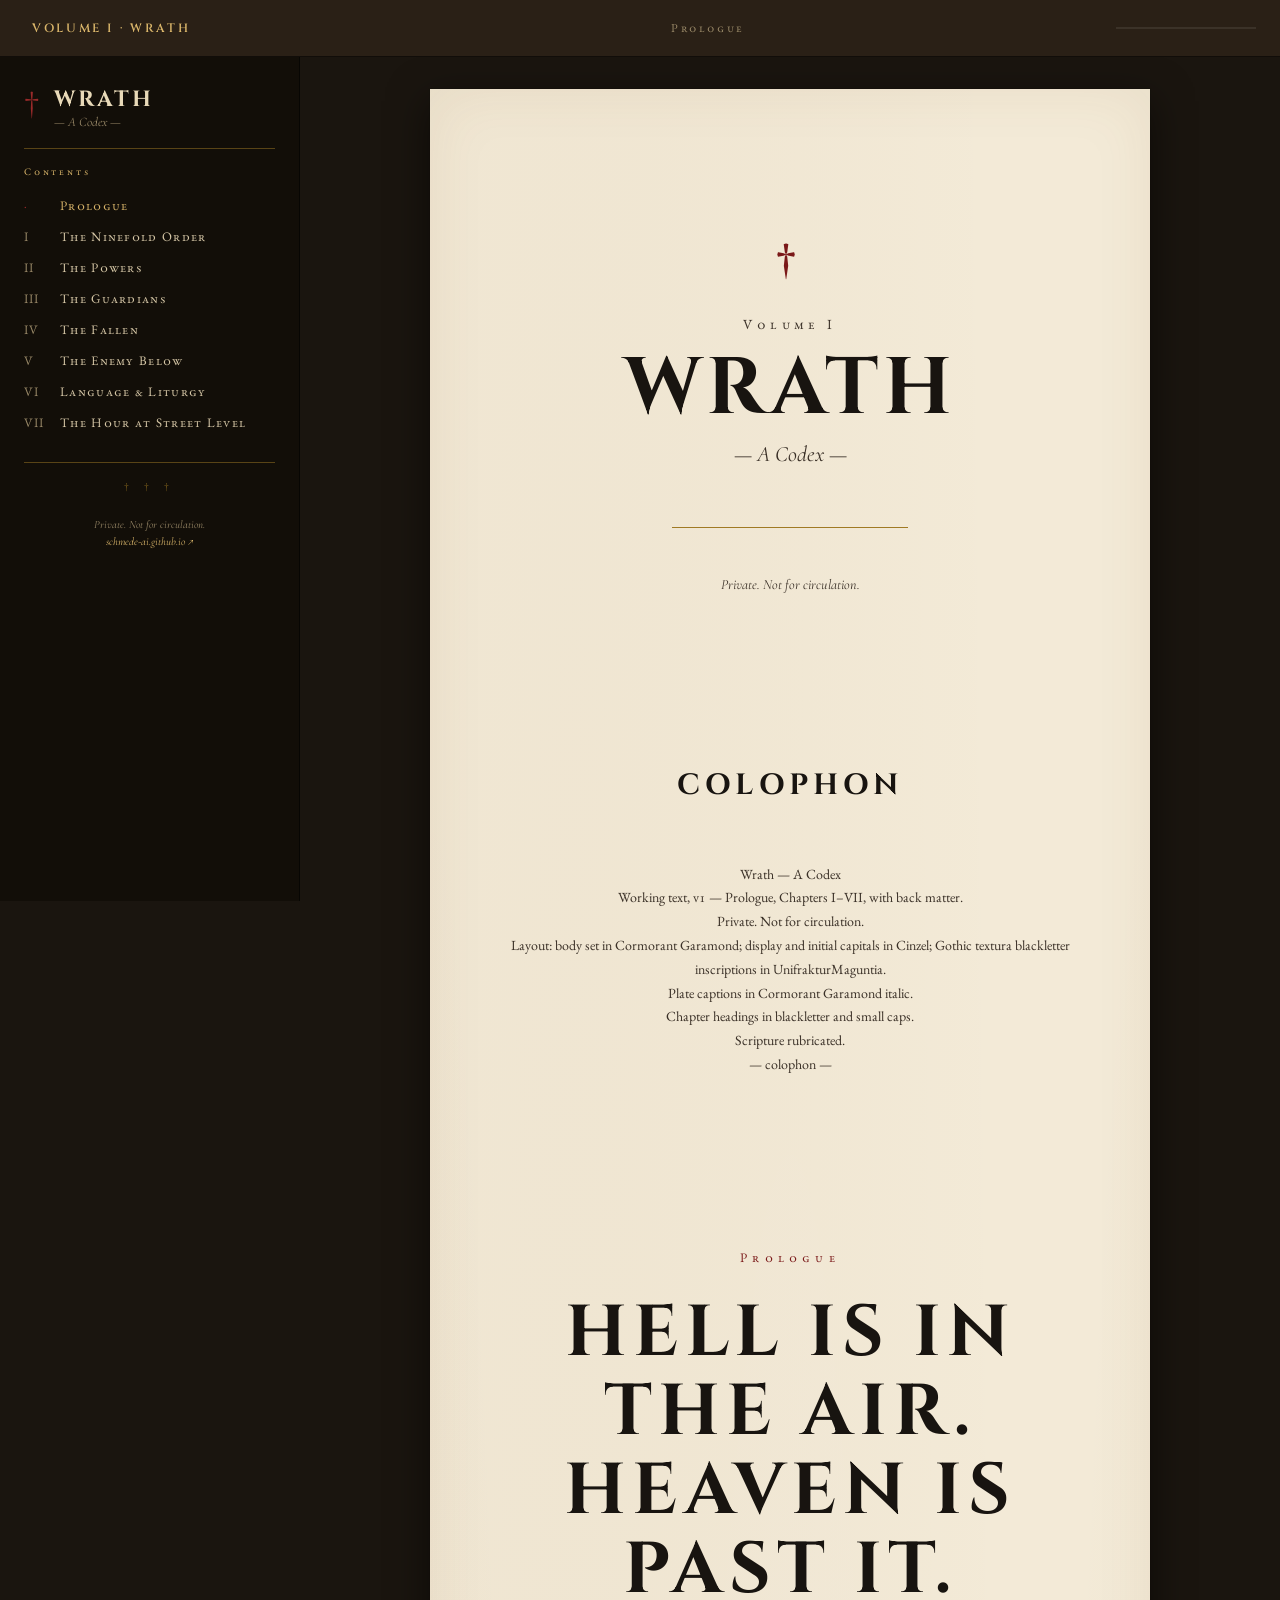
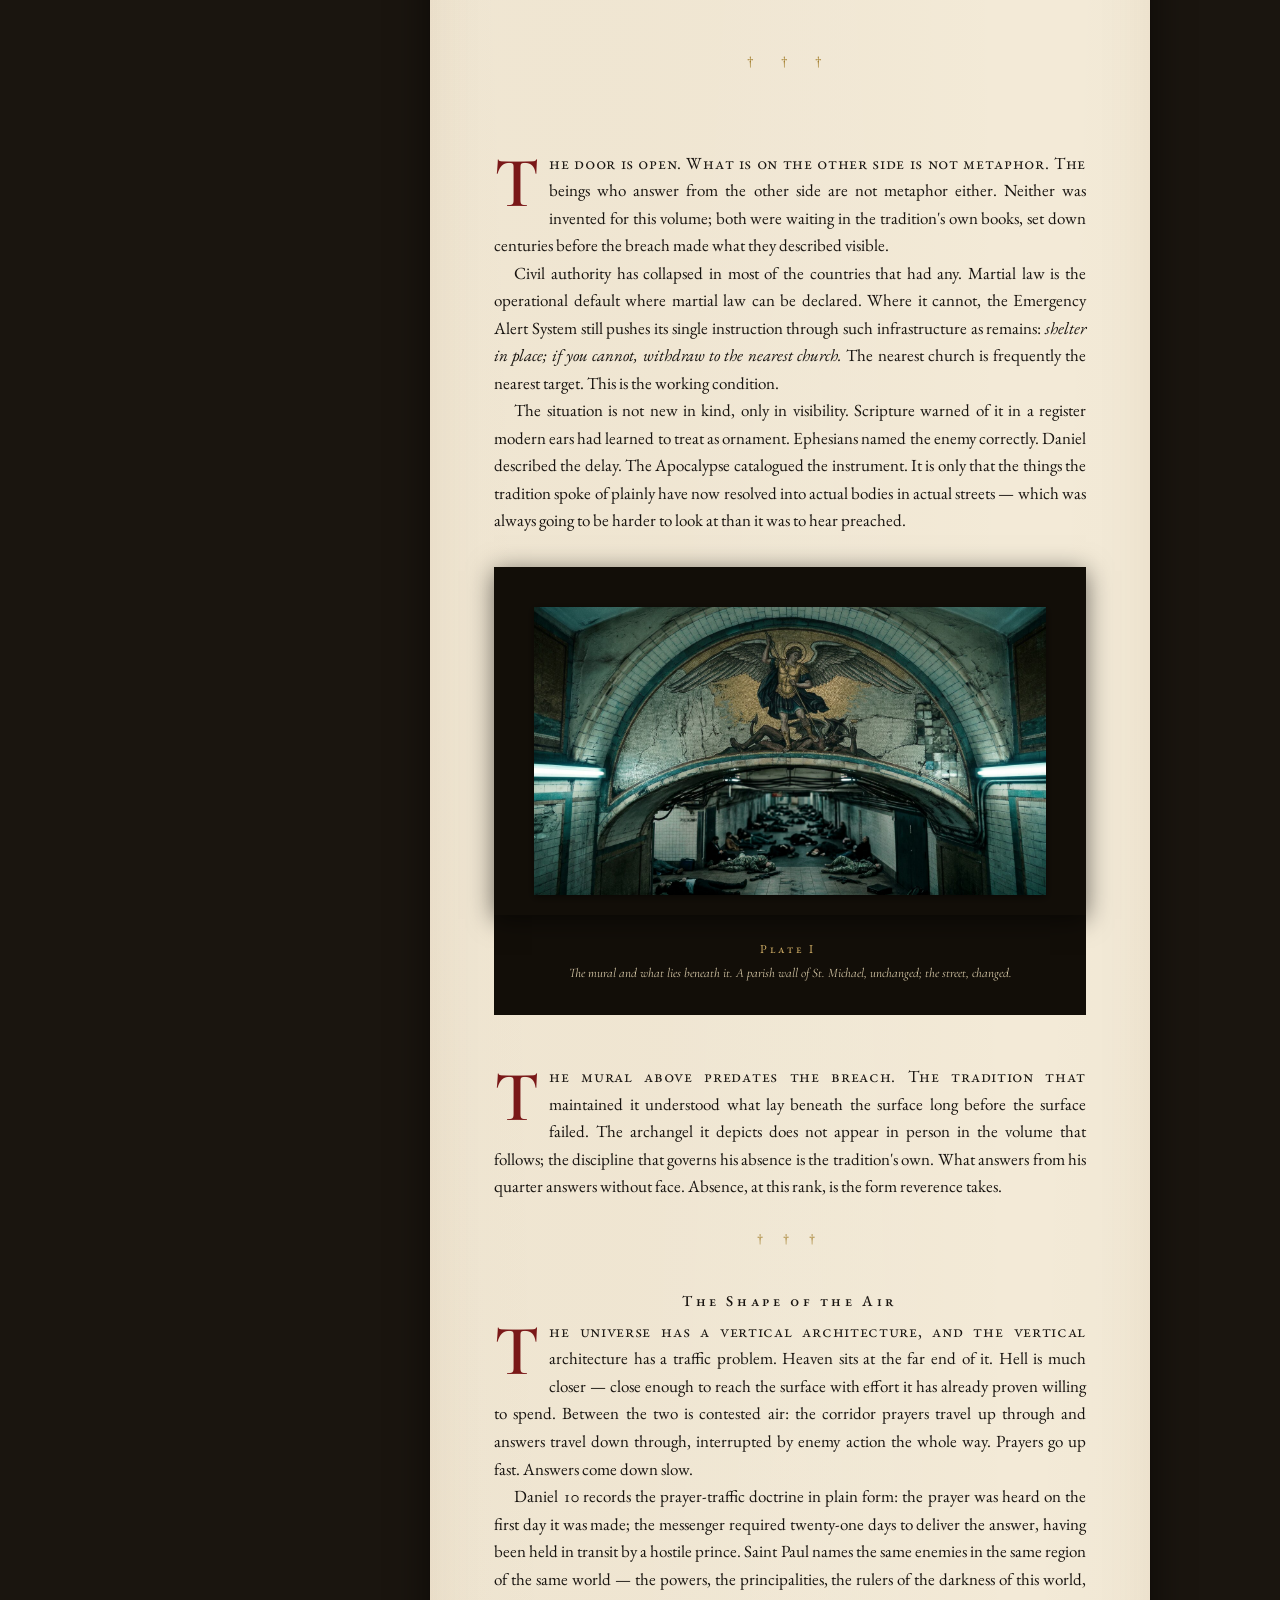
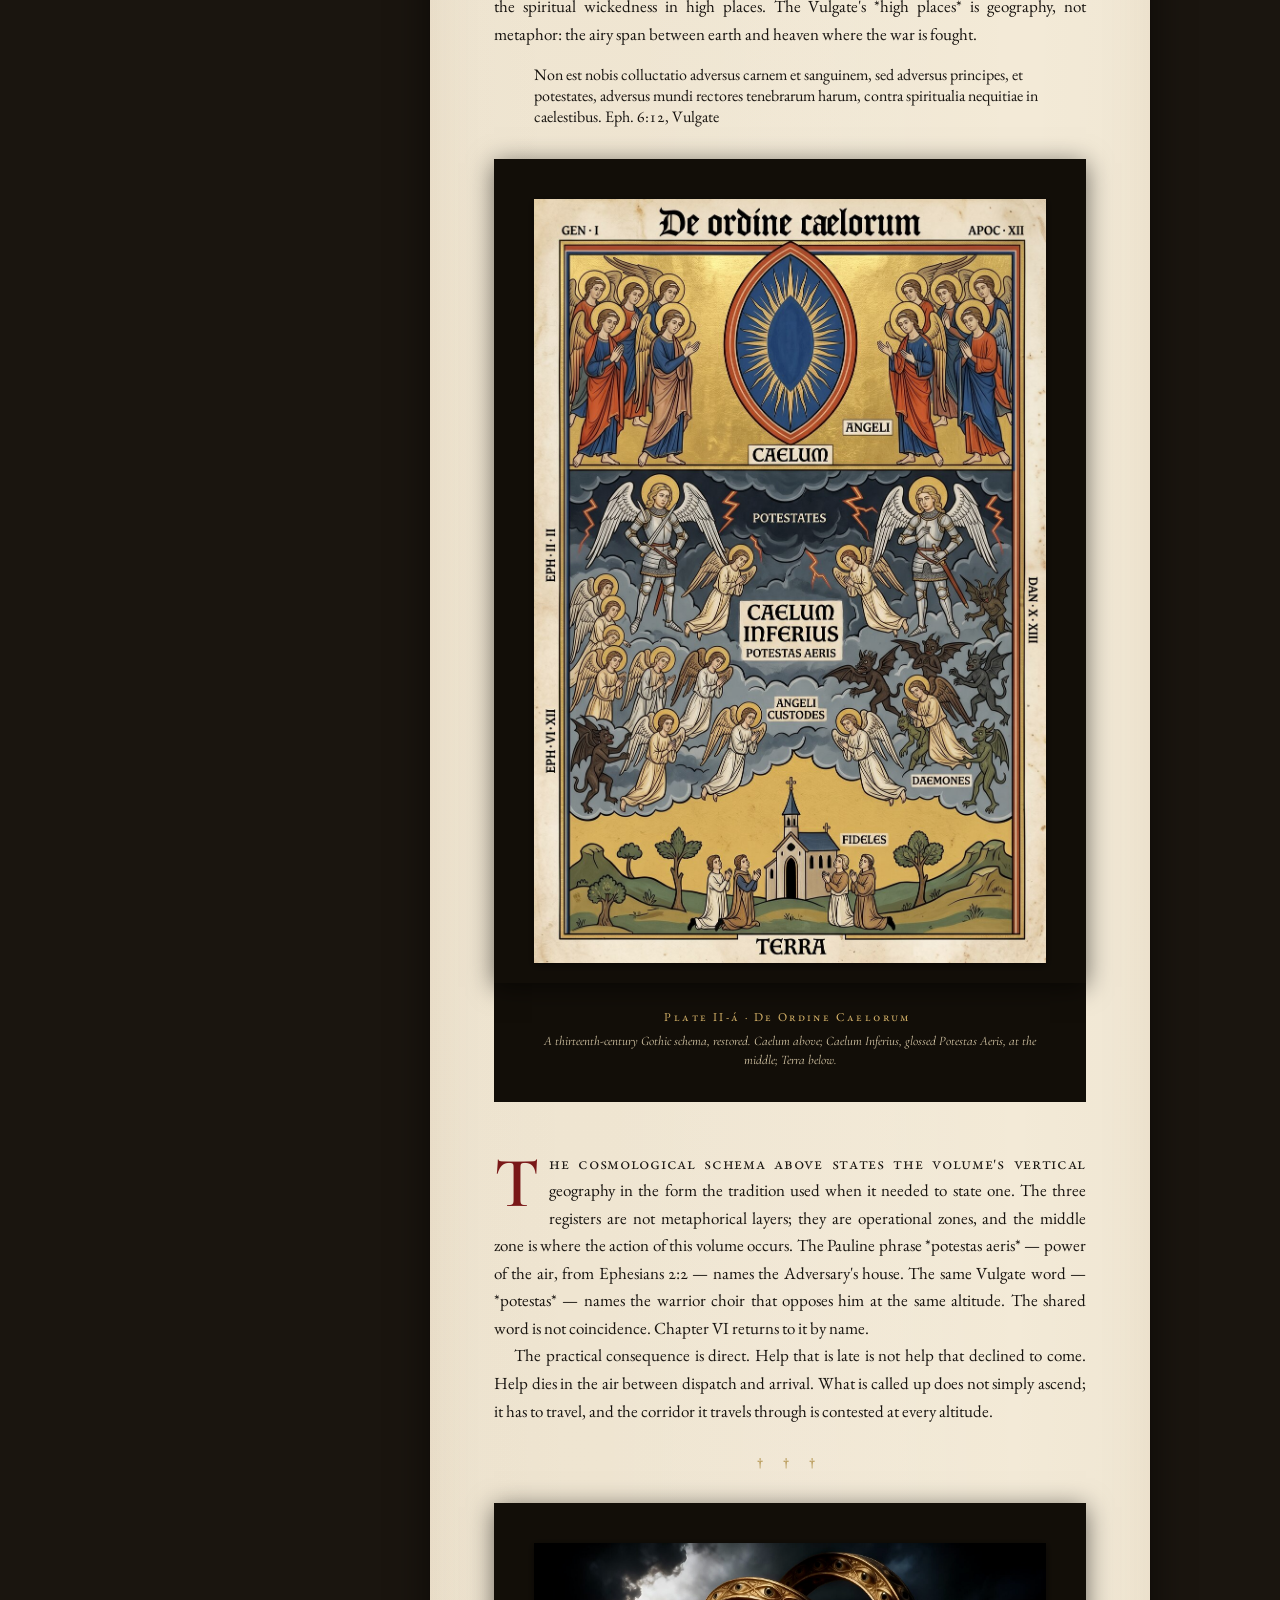
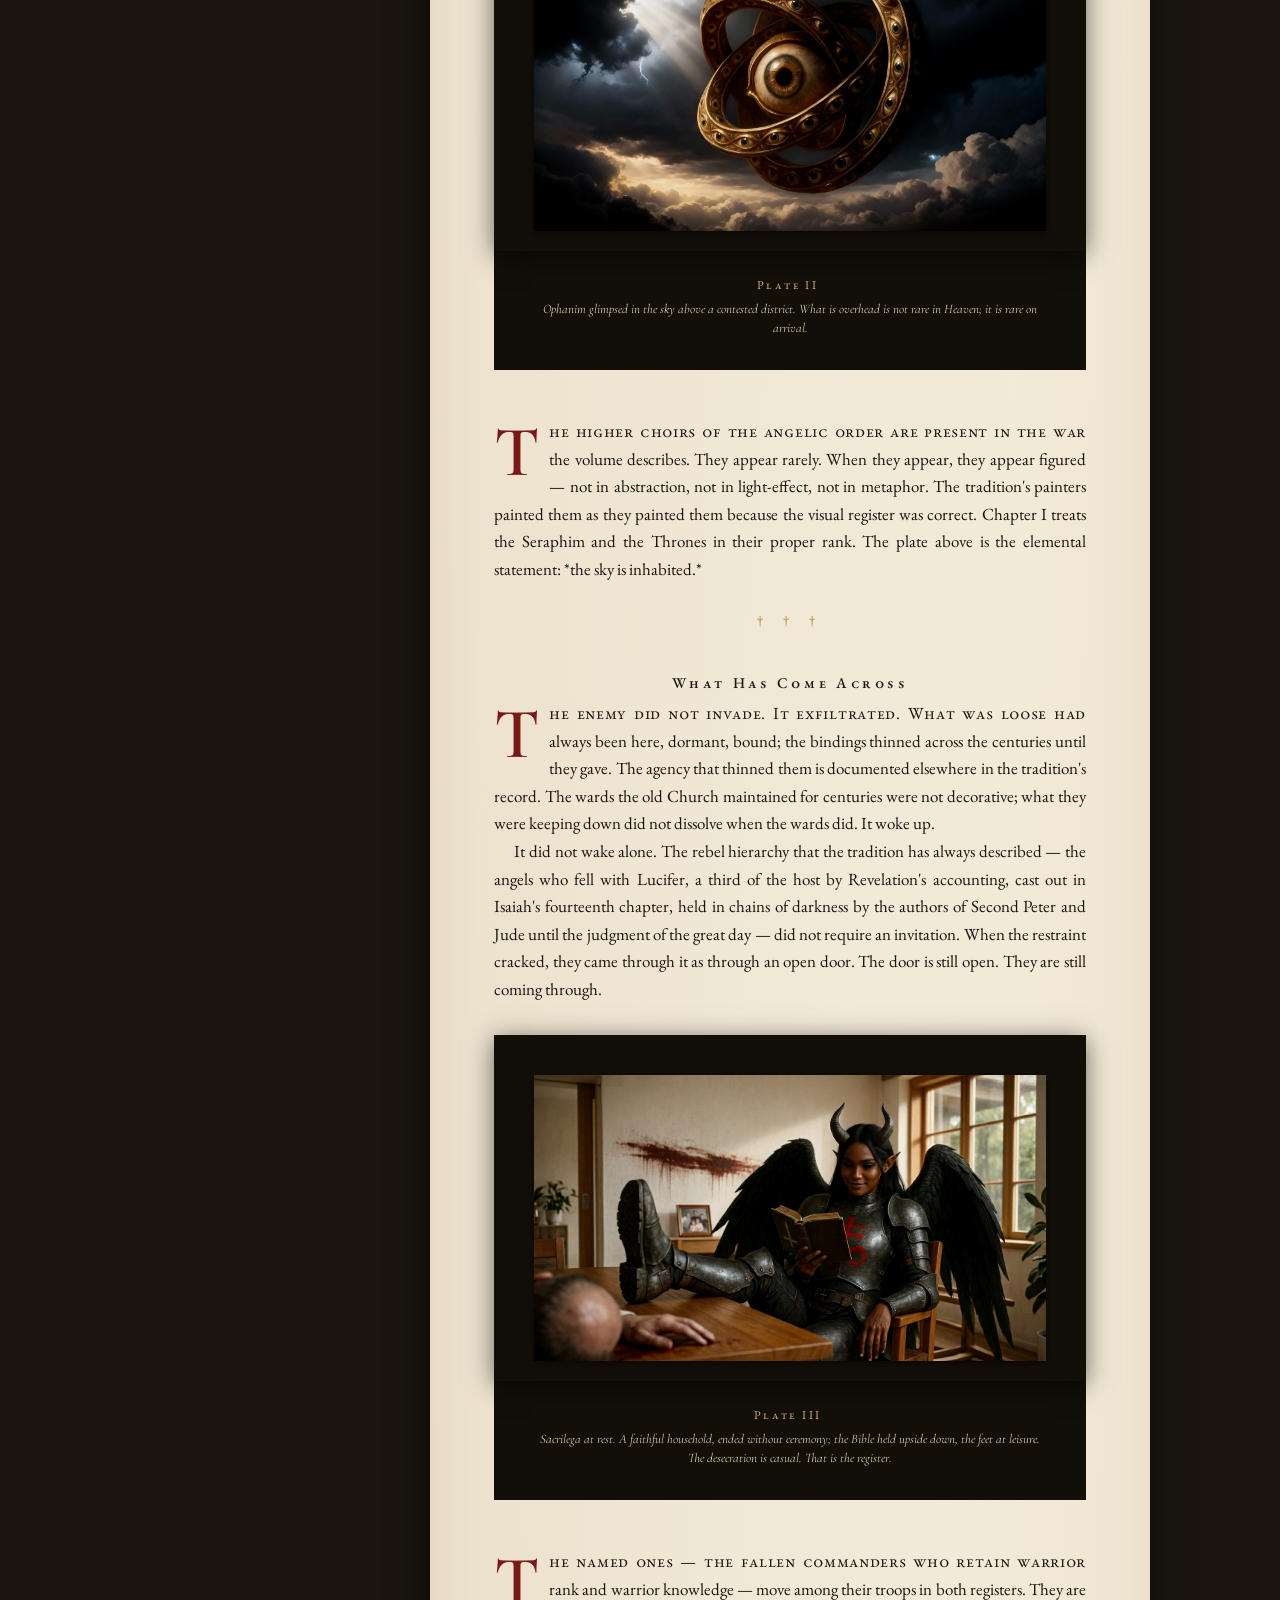
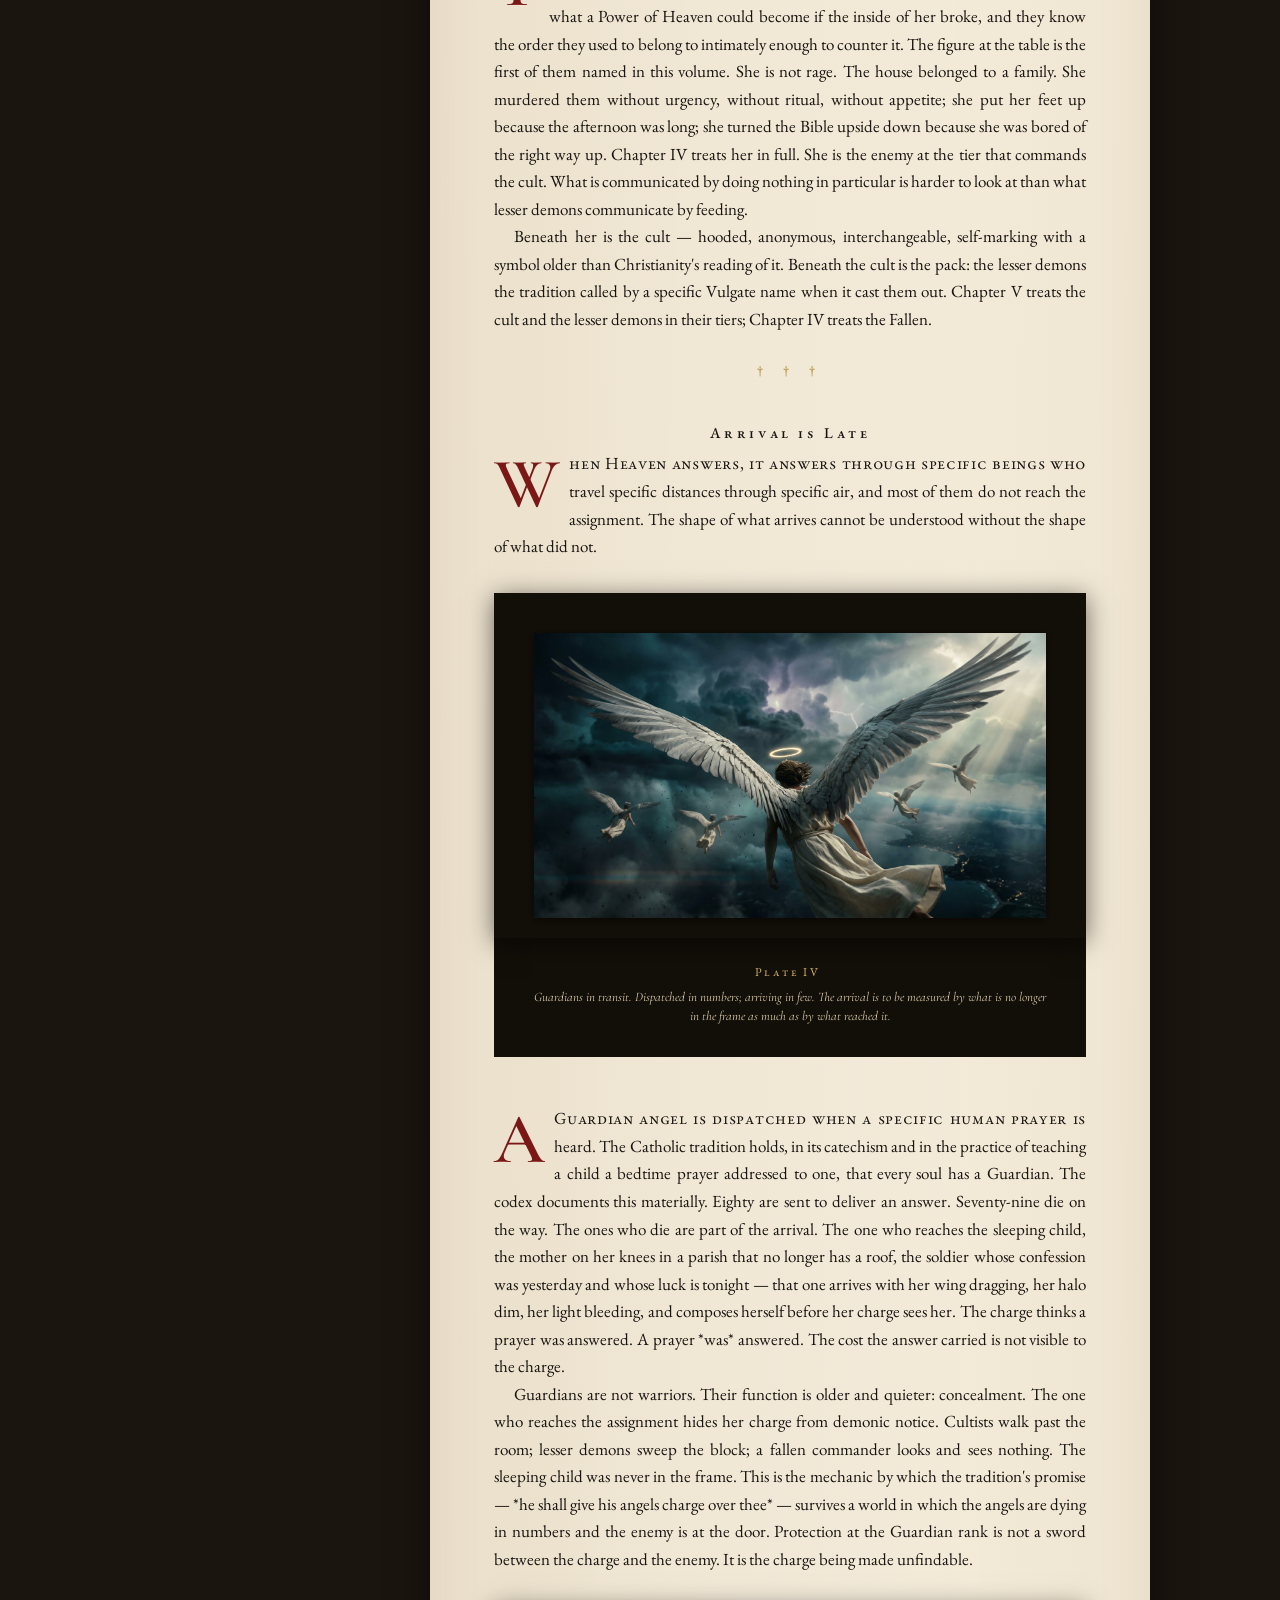
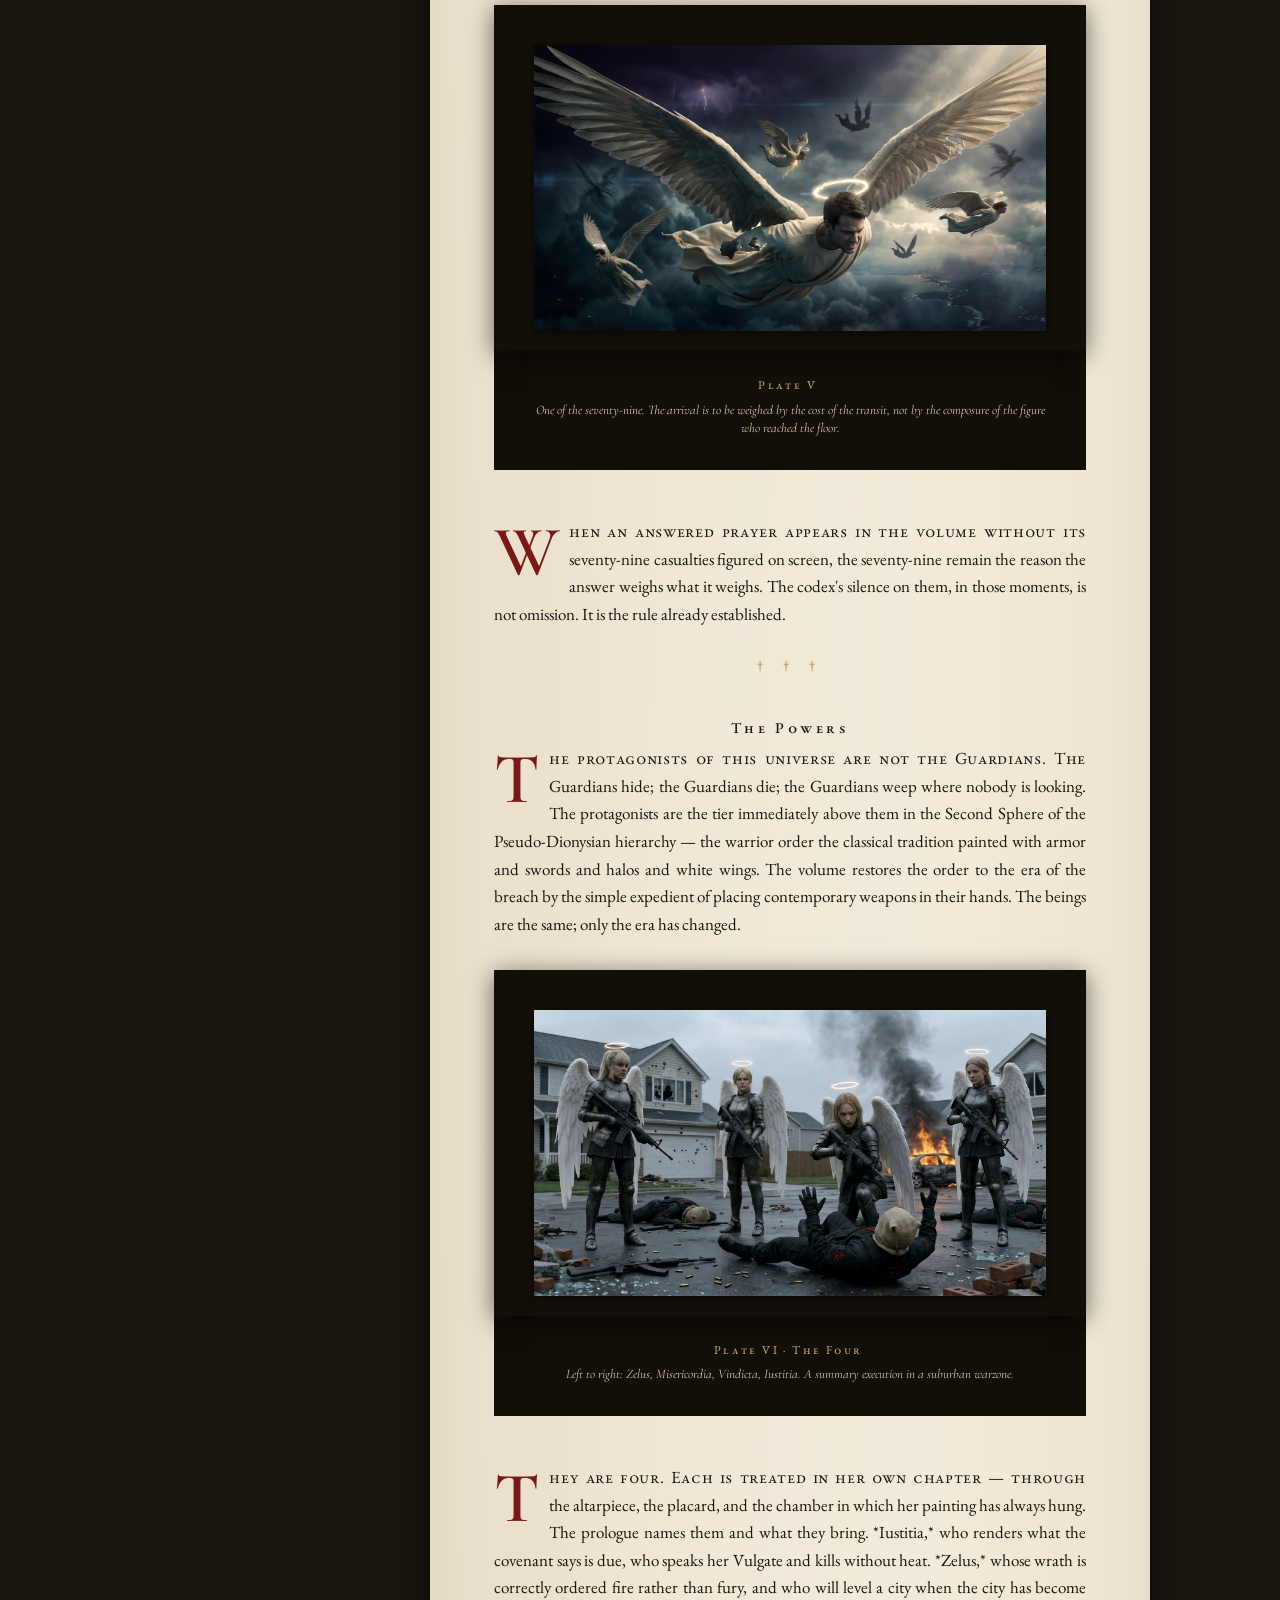
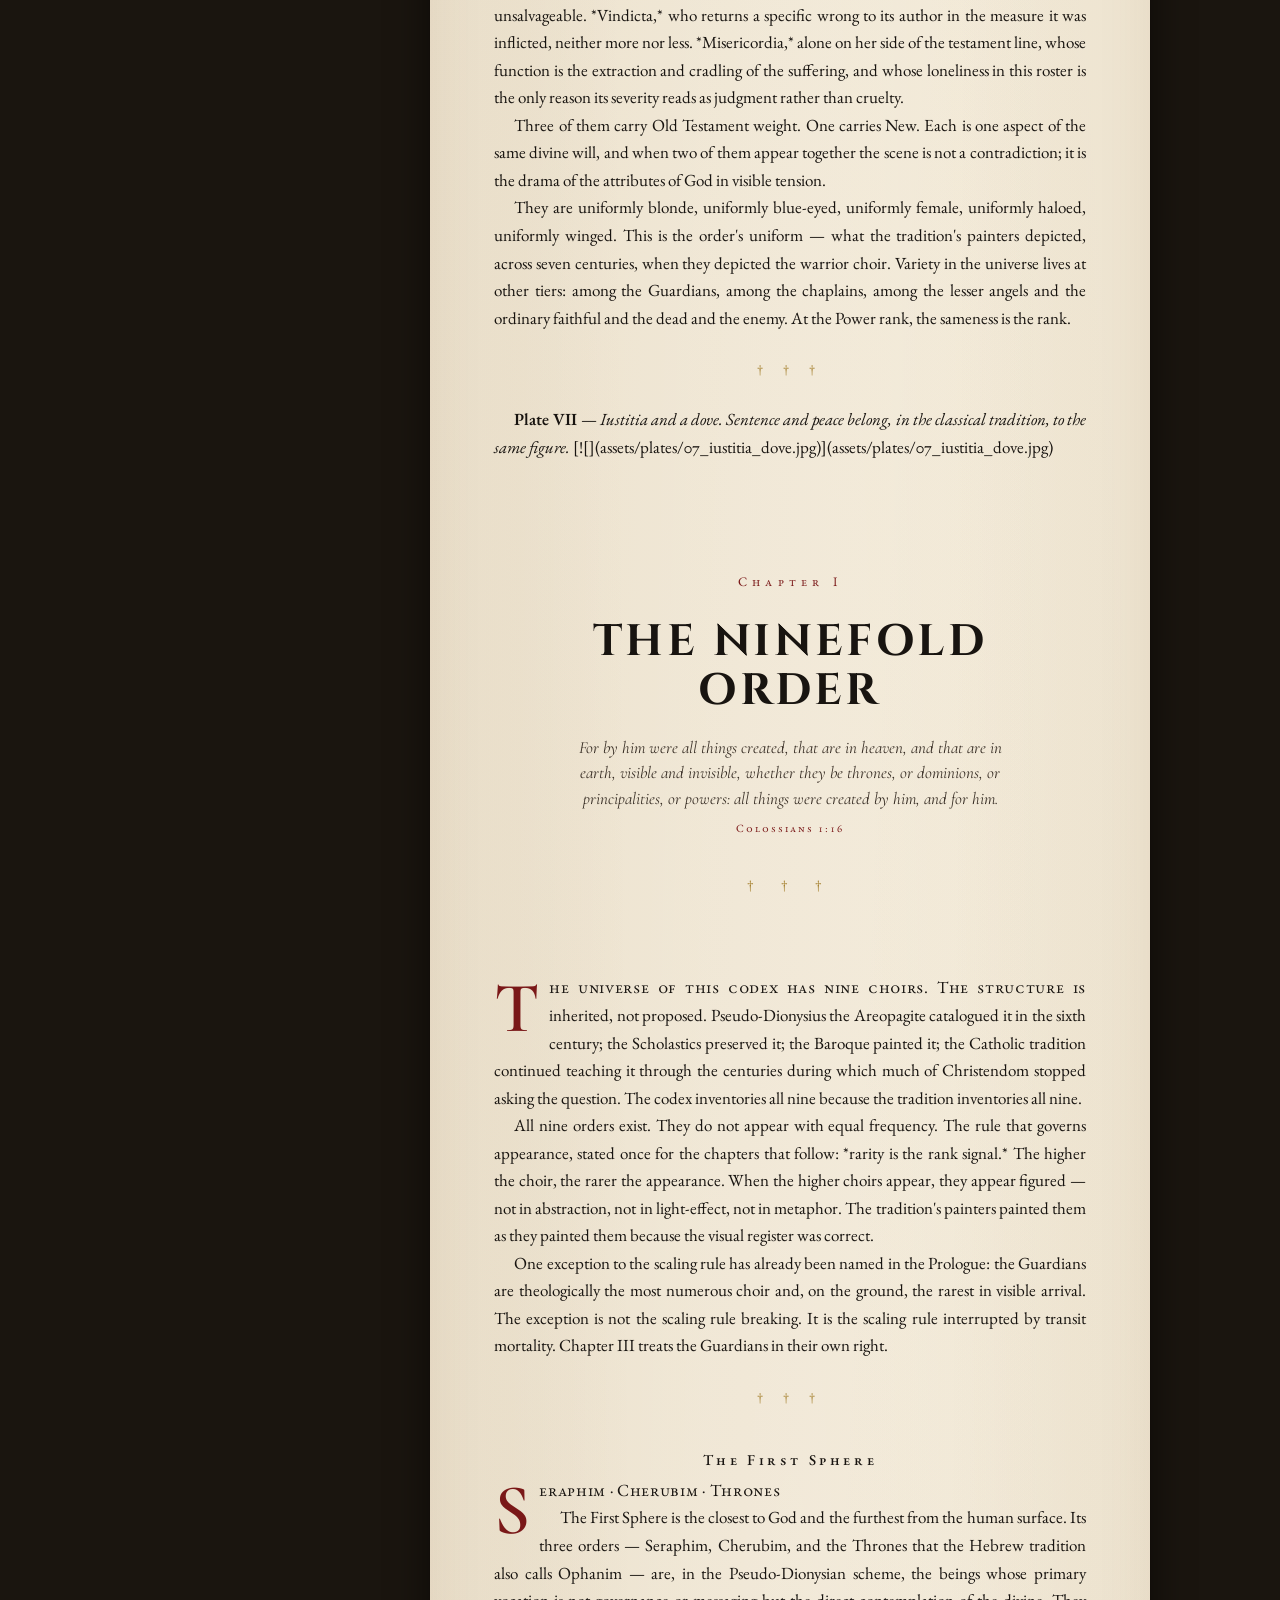
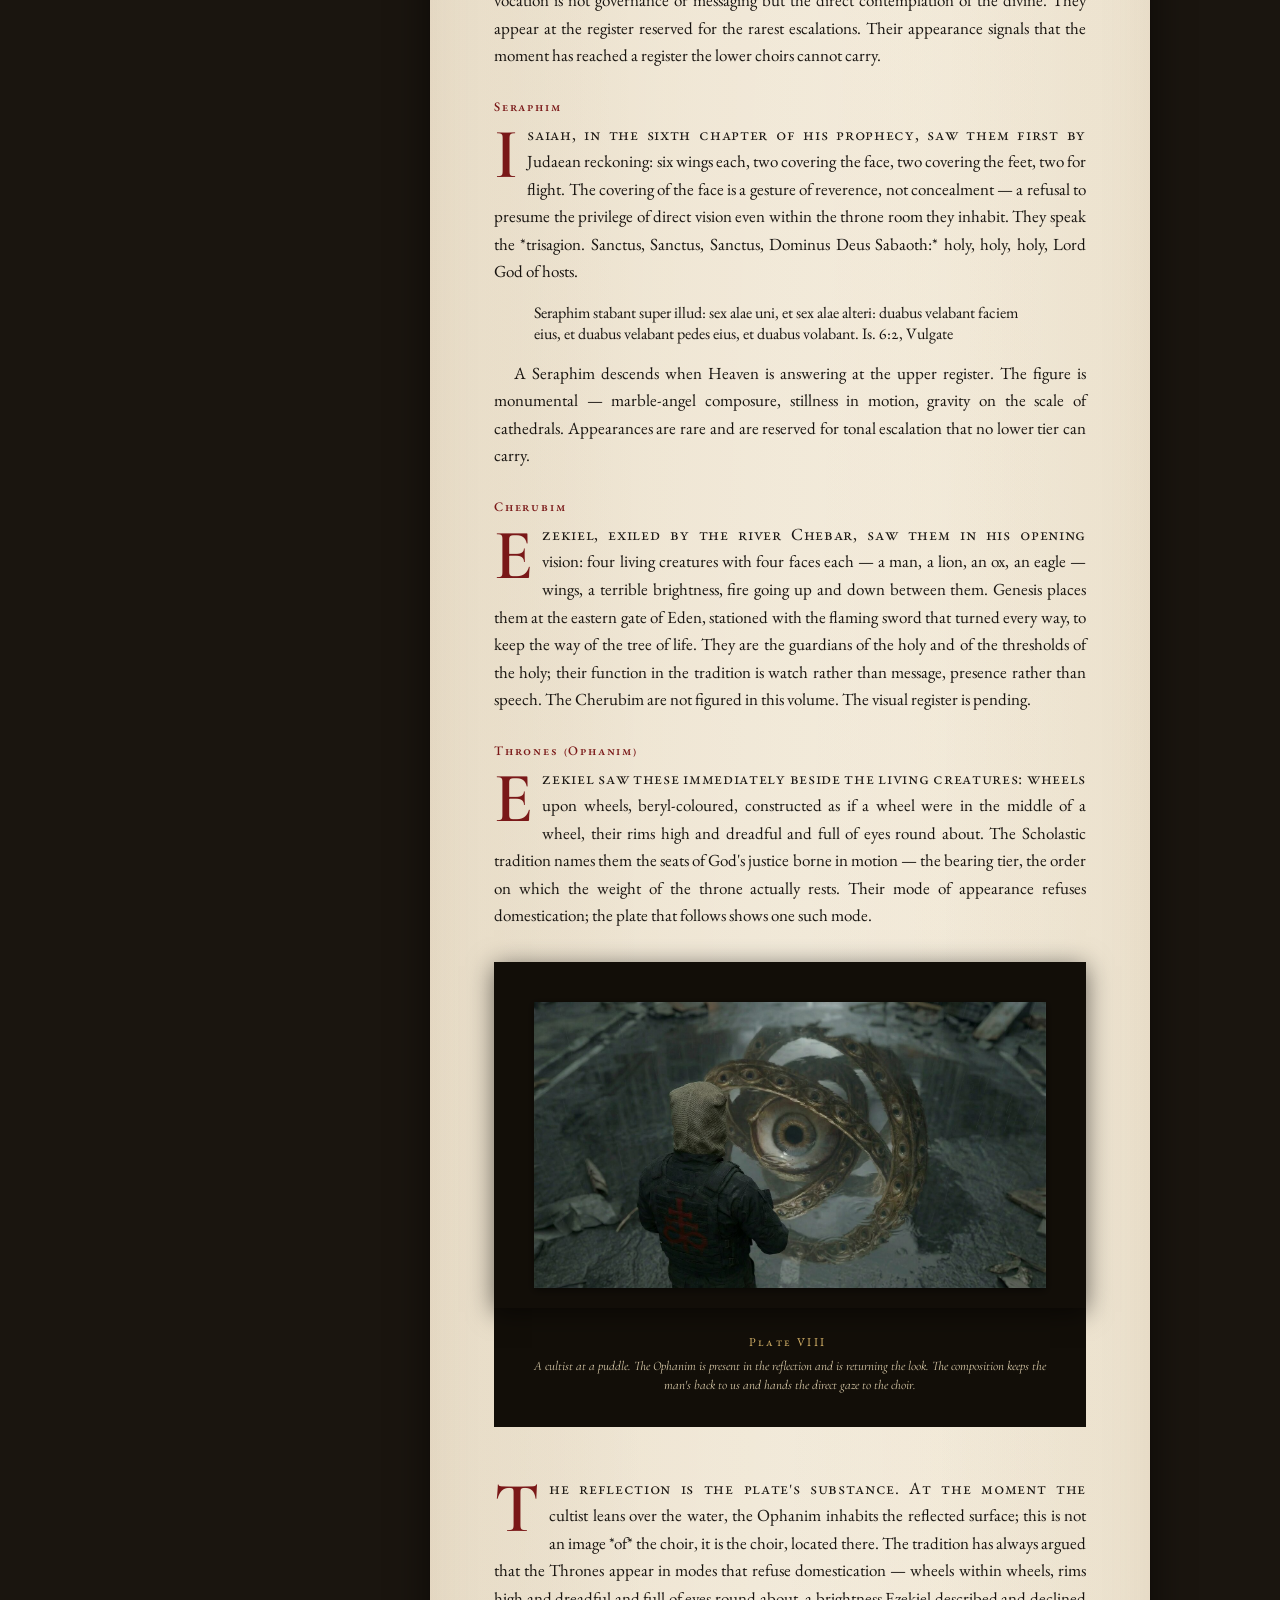
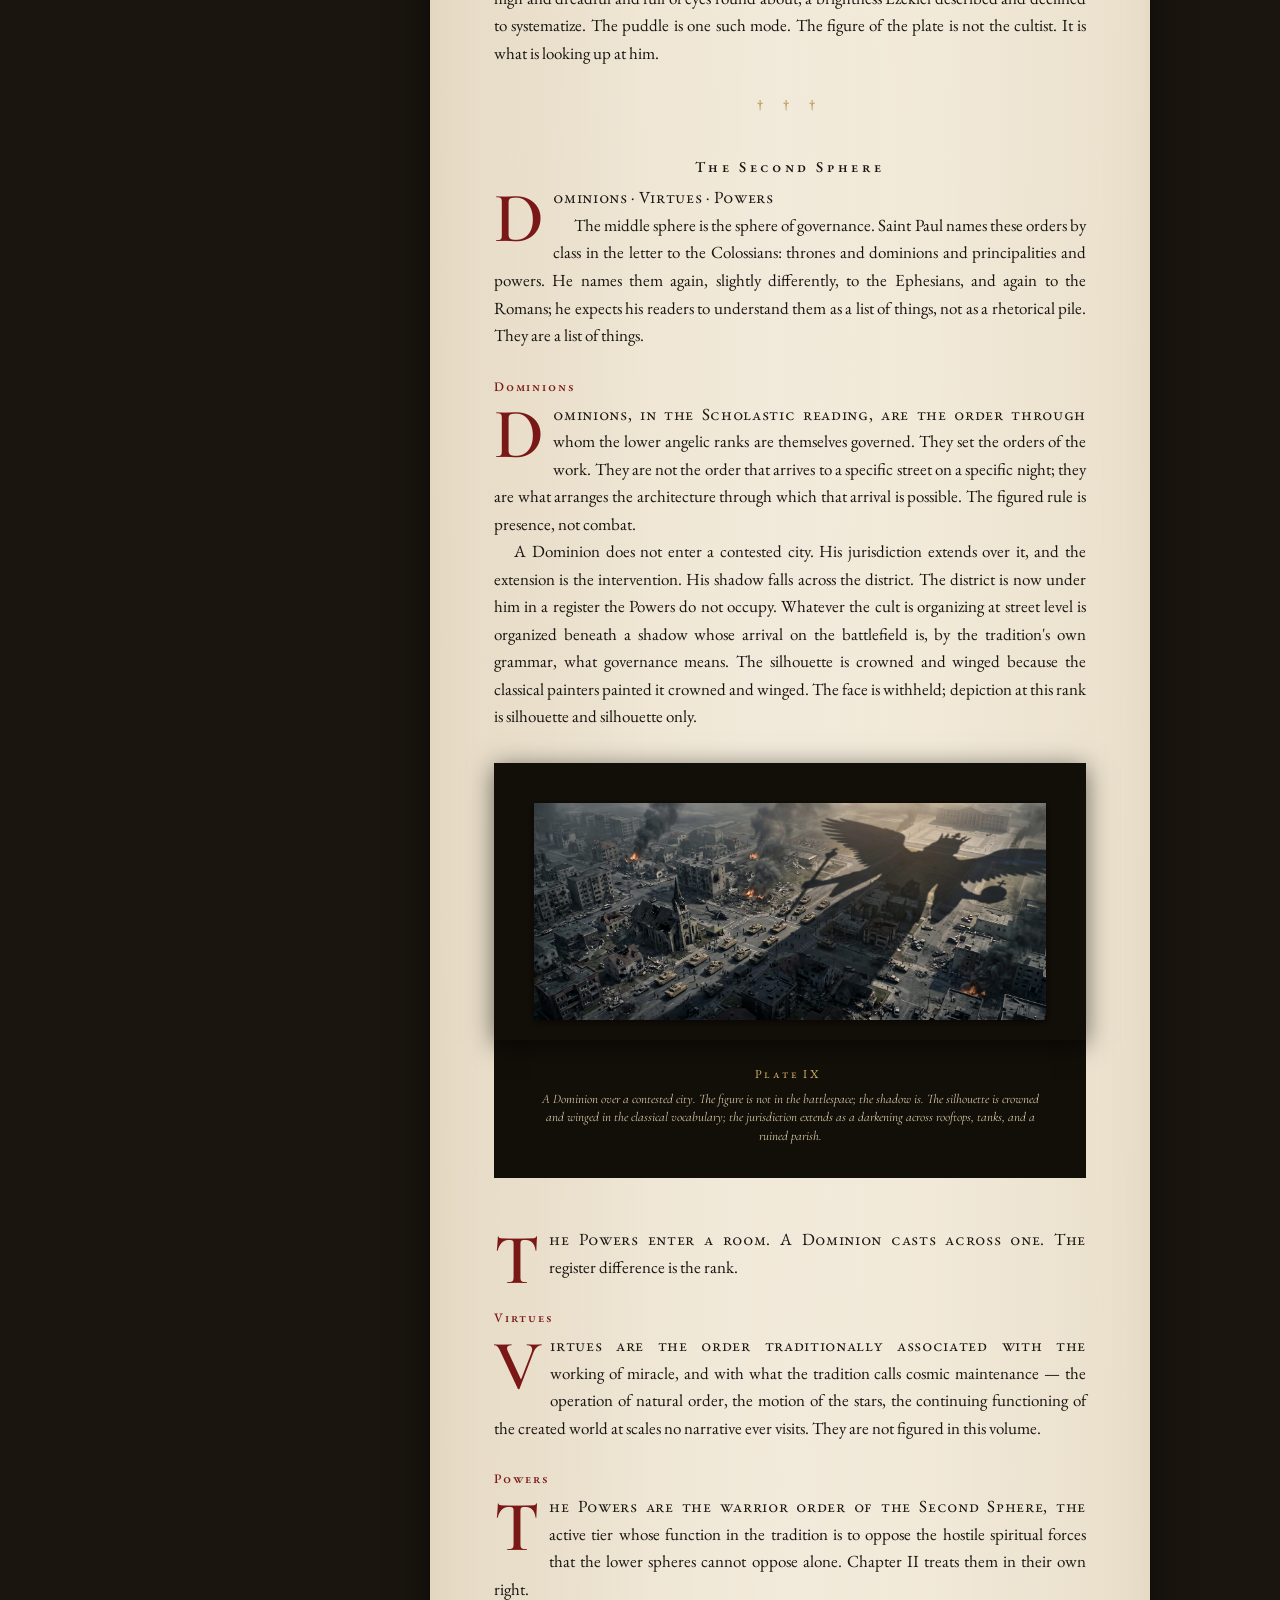
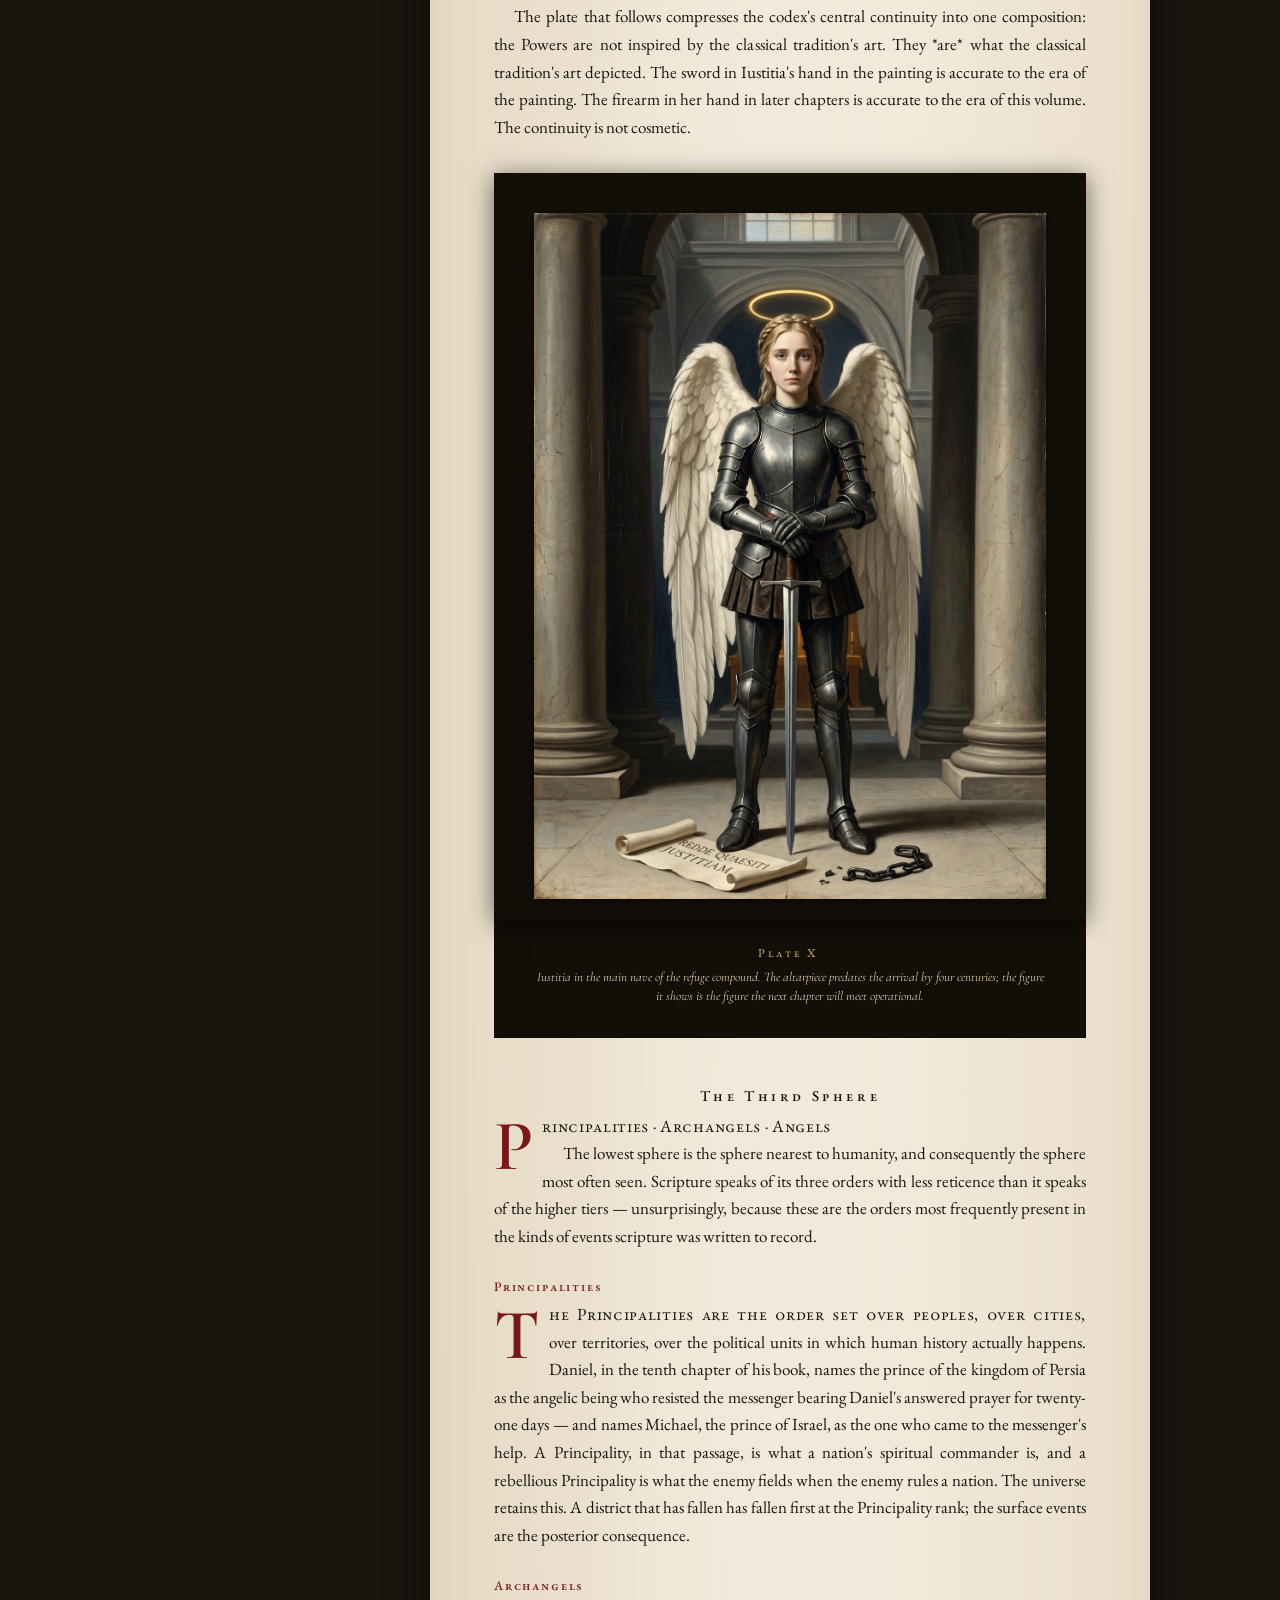
<file: docs/wrath-codex/index.html>
<!doctype html>
<html lang="en">
<head>
<meta charset="utf-8">
<meta name="viewport" content="width=device-width,initial-scale=1">
<meta name="color-scheme" content="light only">
<title>Wrath — A Codex (Web Edition)</title>
<meta name="description" content="Wrath — A Codex, Volume I. An illuminated field-manual to a cosmological war.">
<link rel="preconnect" href="https://fonts.googleapis.com">
<link rel="preconnect" href="https://fonts.gstatic.com" crossorigin>
<link href="https://fonts.googleapis.com/css2?family=EB+Garamond:ital,wght@0,400;0,500;0,600;0,700;1,400;1,500;1,600&family=Cormorant+Garamond:ital,wght@0,300;0,400;0,500;0,600;0,700;1,400;1,500&family=Cinzel:wght@400;500;600;700&display=swap" rel="stylesheet">
<style>
:root {
  color-scheme: light only;

  /* Inks */
  --ink: #181410;
  --ink-soft: #3a3027;
  --ink-quiet: #6b5d4a;

  /* Vellum */
  --vellum: #f3ead7;
  --vellum-edge: #e4d7b7;
  --vellum-warm: #d8cbac;

  /* Shadow / dark surfaces */
  --shadow: #120e08;
  --shadow-soft: #1a150f;
  --shadow-warm: #261a14;
  --shadow-ink: #2a2016;

  /* Text on dark */
  --vellum-text: #d8c9a8;
  --vellum-muted: #9a8968;
  --vellum-high: #e8d9b8;

  /* Accents */
  --rubric: #7a1818;
  --rubric-soft: #9a2a2a;
  --gilt: #a07a24;
  --gilt-bright: #d9b56a;
  --gilt-dim: #e8c274;

  /* Semantic */
  --border: rgba(0,0,0,0.15);
  --border-dark: rgba(0,0,0,0.6);

  /* Typefaces */
  --serif: "EB Garamond", "Cormorant Garamond", Garamond, "Adobe Garamond Pro", "Goudy Old Style", Georgia, serif;
  --display: "Cormorant Garamond", "EB Garamond", Garamond, serif;
  --fraktur: "Cinzel", "Trajan Pro", "EB Garamond", Garamond, serif;
}

/* ============================================================
   Reset / base
   ============================================================ */
* { box-sizing: border-box; }
html { scroll-behavior: smooth; }
html, body { margin: 0; padding: 0; }
body {
  font-family: var(--serif);
  background: var(--shadow-soft);
  color: var(--ink);
  min-height: 100vh;
  -webkit-font-smoothing: antialiased;
  text-rendering: optimizeLegibility;
  font-feature-settings: "onum","liga","kern";
}

/* Accessible skip link */
.skip-link {
  position: absolute; left: -9999px; top: 0;
  background: var(--shadow-ink); color: var(--gilt-bright);
  padding: 10px 16px; font-variant: small-caps; letter-spacing: 0.2em;
  font-size: 12px; z-index: 200;
}
.skip-link:focus { left: 0; }

/* ============================================================
   Top running bar
   ============================================================ */
.cw-topbar {
  position: sticky; top: 0; z-index: 30;
  background: var(--shadow-ink);
  border-bottom: 1px solid var(--border-dark);
  color: var(--vellum-text);
}
.cw-topbar-inner {
  display: grid;
  grid-template-columns: 300px 1fr auto;
  align-items: center;
  height: 56px;
  gap: 24px;
  padding-right: 24px;
}
.cw-volume {
  font-family: var(--fraktur);
  font-weight: 600;
  font-size: 12px;
  letter-spacing: 0.22em;
  color: var(--gilt-bright);
  text-transform: uppercase;
  padding-left: 32px;
  white-space: nowrap;
  overflow: hidden; text-overflow: ellipsis;
}
.cw-runhead {
  text-align: center;
  font-variant: small-caps;
  letter-spacing: 0.22em;
  font-size: 12px;
  color: var(--vellum-muted);
  white-space: nowrap; overflow: hidden; text-overflow: ellipsis;
}
.cw-topbar-right {
  display: flex; align-items: center; gap: 20px;
}
.cw-progress {
  width: 140px; height: 2px;
  background: rgba(255,255,255,0.08);
  overflow: hidden;
}
.cw-progress-bar {
  height: 100%; width: 0%;
  background: var(--gilt-bright);
  transition: width 120ms linear;
}
.cw-nav-toggle {
  display: none;
  background: none; border: none;
  color: var(--gilt-bright);
  font-size: 22px; line-height: 1;
  cursor: pointer;
  padding: 6px 10px;
  font-family: var(--serif);
}

/* ============================================================
   Shell layout
   ============================================================ */
.cw-shell {
  display: grid;
  grid-template-columns: 300px minmax(0, 1fr);
  background: var(--shadow-soft);
  min-height: calc(100vh - 56px);
}

/* ============================================================
   Left sidebar — chapter nav
   ============================================================ */
.cw-nav {
  position: sticky;
  top: 56px;
  height: calc(100vh - 56px);
  align-self: start;
  background: var(--shadow);
  border-right: 1px solid var(--border-dark);
  color: var(--vellum-text);
  padding: 32px 24px 24px;
  overflow-y: auto;
  z-index: 20;
}
.cw-nav-head {
  display: flex; align-items: flex-start; gap: 14px;
  margin-bottom: 18px;
}
.cw-tau {
  font-family: var(--fraktur);
  font-size: 30px;
  color: var(--rubric-soft);
  line-height: 1;
}
.cw-nav-title {
  font-family: var(--fraktur);
  font-weight: 700;
  font-size: 22px;
  letter-spacing: 0.14em;
  text-transform: uppercase;
  color: var(--vellum-high);
  line-height: 1;
}
.cw-nav-sub {
  font-family: var(--display);
  font-style: italic;
  font-size: 13px;
  color: var(--vellum-muted);
  margin-top: 3px;
}
.cw-nav-rule {
  height: 1px;
  background: var(--gilt);
  opacity: 0.5;
  margin: 16px 0;
}
.cw-nav-rule--bot { margin-top: 24px; }
.cw-nav-label {
  font-variant: small-caps;
  letter-spacing: 0.28em;
  font-size: 10px;
  color: var(--gilt-bright);
  margin-bottom: 12px;
}
.cw-nav-list {
  list-style: none;
  padding: 0; margin: 0;
}
.cw-nav-item a {
  display: grid;
  grid-template-columns: 36px 1fr;
  align-items: baseline;
  padding: 7px 0;
  font-size: 13px;
  color: var(--vellum-text);
  text-decoration: none;
  transition: color 150ms linear;
}
.cw-nav-item a:hover { color: var(--gilt-bright); }
.cw-nav-item.is-active a { color: var(--gilt-bright); }
.cw-nav-item.is-active .cw-nav-roman { color: var(--rubric-soft); }
.cw-nav-roman {
  font-variant: small-caps;
  letter-spacing: 0.08em;
  color: var(--vellum-muted);
  font-family: var(--serif);
}
.cw-nav-text {
  font-variant: small-caps;
  letter-spacing: 0.10em;
  font-family: var(--serif);
}
.cw-nav-foot {
  color: var(--gilt);
  opacity: 0.7;
  letter-spacing: 0.6em;
  font-size: 11px;
  text-align: center;
}
.cw-nav-imprint {
  margin-top: 24px;
  text-align: center;
  font-family: var(--display);
  font-style: italic;
  font-size: 11px;
  color: var(--vellum-muted);
  line-height: 1.5;
}
.cw-nav-imprint a { color: var(--gilt-bright); text-decoration: none; }
.cw-nav-imprint a:hover { color: var(--gilt-glow); }

/* ============================================================
   Main column (dark frame holding the vellum page)
   ============================================================ */
.cw-main {
  background: var(--shadow-soft);
  padding: 32px 32px 80px;
  display: flex;
  justify-content: center;
  min-width: 0;
}

/* ============================================================
   Reader — the vellum page
   ============================================================ */
.cw-reader {
  width: 100%;
  max-width: 720px;
  background: var(--vellum);
  background-image:
    radial-gradient(ellipse at 20% 30%, rgba(120,80,30,0.05), transparent 60%),
    radial-gradient(ellipse at 80% 70%, rgba(120,80,30,0.06), transparent 55%),
    radial-gradient(ellipse at 50% 50%, rgba(255,255,255,0.4), transparent 70%);
  box-shadow: 0 0 0 1px rgba(0,0,0,0.08), 0 12px 40px rgba(0,0,0,0.55), inset 0 0 60px rgba(120,80,30,0.08);
  padding: 64px 64px 80px;
  position: relative;
}
.cw-reader::after {
  content: ""; position: absolute; inset: 0; pointer-events: none;
  background:
    radial-gradient(ellipse 70% 100% at 0% 50%, rgba(80,50,20,0.08), transparent 50%),
    radial-gradient(ellipse 70% 100% at 100% 50%, rgba(80,50,20,0.08), transparent 50%);
}

/* Each migrated <section class="page"> flows inline within the reader. */
.cw-reader .page {
  position: relative;
  z-index: 1;
  padding: 0;
  margin: 0 0 24px;
}
.cw-reader .page + .page { margin-top: 32px; }

/* Front matter sections center their content vertically within a hero block */
.cw-reader .page.title-page,
.cw-reader .page.colophon,
.cw-reader .page.epigraph {
  text-align: center;
  padding: 80px 0 60px;
}
.cw-reader .page.contents {
  padding: 40px 0 60px;
}

/* ============================================================
   Typography for codex content (derived from print codex CSS,
   tuned for screen)
   ============================================================ */
.cw-reader p {
  margin: 0;
  text-indent: 1.2em;
  text-align: justify;
  hyphens: auto;
  orphans: 2; widows: 2;
  font-size: 17px;
  line-height: 1.62;
  color: var(--ink);
  position: relative; z-index: 1;
}
.cw-reader p + p { margin-top: 0; }
.cw-reader p.first, .cw-reader p.no-indent { text-indent: 0; }
.cw-reader p.first::first-line { font-variant: small-caps; letter-spacing: 0.04em; }
.cw-reader em, .cw-reader i { font-style: italic; }
.cw-reader strong, .cw-reader b { font-weight: 600; }

.cw-reader .smallcaps { font-variant: small-caps; letter-spacing: 0.06em; }
.cw-reader .allcaps { text-transform: uppercase; letter-spacing: 0.12em; }

.cw-reader .dropcap::first-letter {
  font-family: var(--display);
  font-weight: 600;
  font-size: 4.2em;
  line-height: 0.86;
  float: left;
  padding: 0.05em 0.08em 0 0;
  margin-right: 0.04em;
  color: var(--rubric);
}

/* Folios & runheads inside each page — hide on web (we use the sticky top bar). */
.cw-reader .folio, .cw-reader .runhead { display: none; }

/* Title page */
.cw-reader .title-page .mark {
  font-family: var(--fraktur);
  font-weight: 600;
  font-size: 40px;
  letter-spacing: 0.18em;
  color: var(--rubric);
  margin-bottom: 28px;
  text-transform: uppercase;
}
.cw-reader .title-page h1 {
  font-family: var(--fraktur);
  font-weight: 700;
  font-size: 80px;
  line-height: 1.05;
  letter-spacing: 0.06em;
  margin: 0 0 10px;
  color: var(--ink);
  text-transform: uppercase;
}
.cw-reader .title-page .subtitle {
  font-family: var(--display);
  font-style: italic;
  font-size: 22px;
  color: var(--ink-soft);
  margin-bottom: 60px;
}
.cw-reader .title-page .rule {
  width: 40%; height: 1px;
  background: var(--gilt);
  margin: 20px auto;
}
.cw-reader .title-page .volume {
  font-variant: small-caps;
  letter-spacing: 0.32em;
  font-size: 14px;
  color: var(--ink-soft);
  margin-bottom: 14px;
}
.cw-reader .title-page .imprint {
  font-family: var(--display);
  font-size: 14px;
  font-style: italic;
  color: var(--ink-soft);
  margin-top: 48px;
}

/* Colophon / epigraph */
.cw-reader .colophon p {
  text-indent: 0;
  text-align: center;
  font-size: 14px;
  line-height: 1.7;
  color: var(--ink-soft);
}
.cw-reader .colophon .stub {
  font-style: italic;
  color: var(--ink-soft);
  margin-top: 32px;
}
.cw-reader .epigraph {
  font-family: var(--display);
  font-style: italic;
  font-size: 20px;
  line-height: 1.5;
  max-width: 500px;
  margin-left: auto; margin-right: auto;
}
.cw-reader .epigraph .cite {
  font-family: var(--serif);
  font-style: normal;
  font-variant: small-caps;
  letter-spacing: 0.16em;
  font-size: 12px;
  color: var(--rubric);
  display: block;
  margin-top: 16px;
}
.cw-reader .epigraph .tau {
  font-family: var(--display);
  color: var(--rubric);
  letter-spacing: 0.5em;
  margin-top: 16px;
  display: block;
}

/* Contents list */
.cw-reader .contents h2 {
  font-family: var(--fraktur);
  font-weight: 700;
  font-size: 36px;
  letter-spacing: 0.14em;
  color: var(--ink);
  text-align: center;
  margin: 0 0 48px;
  text-transform: uppercase;
}
.cw-reader .contents .row {
  display: flex;
  align-items: baseline;
  padding: 6px 0;
  font-size: 16px;
}
.cw-reader .contents .roman {
  font-variant: small-caps;
  color: var(--rubric);
  margin-right: 14px;
  letter-spacing: 0.08em;
  min-width: 44px;
  display: inline-block;
}
.cw-reader .contents .dots {
  flex: 1;
  margin: 0 0.5em;
  border-bottom: 1px dotted var(--ink-quiet);
  transform: translateY(-0.25em);
}
.cw-reader .contents .pg {
  font-family: var(--display);
  font-style: italic;
  color: var(--ink-soft);
  min-width: 28px;
  text-align: right;
}

/* Chapter opener */
.cw-reader .chapter-opener {
  text-align: center;
  padding: 80px 0 48px;
  margin-top: 0;
}
.cw-reader .chapter-opener .num {
  font-variant: small-caps;
  letter-spacing: 0.4em;
  font-size: 13px;
  color: var(--rubric);
  margin-bottom: 28px;
}
.cw-reader .chapter-opener h1 {
  font-family: var(--fraktur);
  font-weight: 700;
  font-size: 44px;
  line-height: 1.1;
  letter-spacing: 0.08em;
  margin: 0 0 20px;
  color: var(--ink);
  text-transform: uppercase;
}
.cw-reader .chapter-opener .tagline {
  font-family: var(--display);
  font-style: italic;
  font-size: 16px;
  color: var(--ink-soft);
  max-width: 360px;
  margin: 0 auto 40px;
  line-height: 1.5;
}
.cw-reader .chapter-opener .scripture {
  font-family: var(--display);
  font-style: italic;
  font-size: 17px;
  line-height: 1.5;
  max-width: 440px;
  margin: 0 auto 10px;
  color: var(--ink-soft);
}
.cw-reader .chapter-opener .scripture-cite {
  font-variant: small-caps;
  letter-spacing: 0.18em;
  font-size: 11px;
  color: var(--rubric);
}
.cw-reader .chapter-opener .orn {
  color: var(--gilt);
  font-size: 15px;
  letter-spacing: 0.8em;
  margin-top: 40px;
}

/* Section heads */
.cw-reader h2.section {
  font-variant: small-caps;
  letter-spacing: 0.24em;
  font-size: 15px;
  text-align: center;
  color: var(--ink);
  margin: 44px 0 8px;
  font-weight: 500;
}
.cw-reader h3.subsection {
  font-variant: small-caps;
  letter-spacing: 0.14em;
  font-size: 13px;
  color: var(--rubric);
  text-align: left;
  margin: 28px 0 6px;
  font-weight: 500;
}

/* Dinkus */
.cw-reader .dinkus {
  text-align: center;
  color: var(--gilt);
  letter-spacing: 0.6em;
  margin: 28px 0;
  font-size: 14px;
}
.cw-reader .dinkus::before { content: "† † †"; }

/* Seal */
.cw-reader .seal {
  margin: 28px auto 0;
  text-align: center;
  font-family: var(--display);
  font-style: italic;
  font-size: 16px;
  color: var(--rubric);
  max-width: 440px;
  line-height: 1.5;
}
.cw-reader .seal .cite {
  display: block;
  font-family: var(--serif);
  font-style: normal;
  font-variant: small-caps;
  font-size: 11px;
  color: var(--ink-soft);
  letter-spacing: 0.16em;
  margin-top: 10px;
}

/* Latin inscription */
.cw-reader .inscription {
  font-family: var(--fraktur);
  font-weight: 600;
  font-size: 17px;
  color: var(--rubric);
  letter-spacing: 0.12em;
  text-transform: uppercase;
  text-align: center;
  margin: 20px 0;
  display: block;
}

/* Pull quote */
.cw-reader .pull-quote {
  font-family: var(--display);
  font-style: italic;
  font-size: 17px;
  line-height: 1.45;
  color: var(--ink-soft);
  text-align: center;
  margin: 24px 30px;
}

/* ============================================================
   Placards
   ============================================================ */
.cw-reader .placard {
  margin: 14px auto 20px;
  padding: 12px 20px;
  max-width: 420px;
  text-align: center;
  background: var(--vellum-warm);
  background-image:
    radial-gradient(ellipse at 30% 30%, rgba(0,0,0,0.08), transparent 60%),
    radial-gradient(ellipse at 70% 70%, rgba(0,0,0,0.10), transparent 60%);
  border-top: 1px solid rgba(0,0,0,0.15);
  border-bottom: 1px solid rgba(0,0,0,0.15);
  color: #2b2418;
  font-family: var(--display);
  letter-spacing: 0.18em;
  text-transform: uppercase;
}
.cw-reader .placard .latin { font-size: 18px; font-weight: 600; }
.cw-reader .placard .divider { color: var(--gilt); margin: 0 0.4em; }
.cw-reader .placard .english { font-size: 12px; letter-spacing: 0.26em; }
.cw-reader .placard .line2 {
  display: block; margin-top: 8px; font-size: 10px; letter-spacing: 0.22em;
  font-variant: small-caps; text-transform: none; color: #4a3e2a;
  font-family: var(--serif);
}
.cw-reader .placard.fallen {
  background: var(--shadow-warm);
  background-image:
    radial-gradient(ellipse at 30% 30%, rgba(0,0,0,0.35), transparent 60%),
    radial-gradient(ellipse at 70% 70%, rgba(120,20,20,0.20), transparent 60%);
  color: var(--vellum-high);
  border-top-color: rgba(0,0,0,0.6);
  border-bottom-color: rgba(0,0,0,0.6);
}
.cw-reader .placard.fallen .divider { color: var(--rubric); }
.cw-reader .placard.fallen .line2 { color: #a88a6a; }

/* ============================================================
   Plates
   ============================================================ */
.cw-reader figure.plate {
  margin: 40px -16px;
  padding: 0;
  position: relative;
  z-index: 1;
}
.cw-reader figure.plate.full-bleed {
  margin-left: -64px;
  margin-right: -64px;
}
.cw-reader figure.plate .frame {
  background: var(--shadow);
  padding: 24px;
  cursor: zoom-in;
  box-shadow: 0 4px 24px rgba(0,0,0,0.55);
  transition: transform 180ms ease-out;
}
.cw-reader figure.plate .frame:hover { transform: translateY(-2px); }
.cw-reader figure.plate .frame img,
.cw-reader figure.plate > img {
  display: block;
  width: 100%;
  height: auto;
  filter: saturate(0.92) contrast(1.02);
  box-shadow: 0 2px 8px rgba(0,0,0,0.5);
}
/* When a plate lacks a .frame wrapper (figure.plate > img direct) */
.cw-reader figure.plate > img {
  cursor: zoom-in;
  padding: 0;
}
.cw-reader figure.plate figcaption {
  font-family: var(--display);
  font-style: italic;
  font-size: 13px;
  line-height: 1.45;
  color: var(--ink-soft);
  margin-top: 14px;
  padding: 0 16px;
  text-indent: 0;
  text-align: left;
}
.cw-reader figure.plate figcaption .label {
  font-family: var(--serif);
  font-style: normal;
  font-variant: small-caps;
  letter-spacing: 0.14em;
  color: var(--rubric);
  margin-right: 0.4em;
  font-size: 12px;
}

/* Full-bleed plate page variant — used in the print codex for standalone plates.
   On web we still render them inline within the reading column. */
.cw-reader section.plate-page {
  padding: 0;
  margin: 48px 0;
  background: var(--shadow);
  color: var(--vellum-text);
  border-radius: 0;
}
.cw-reader section.plate-page figure.plate.full-bleed {
  margin: 0;
  padding: 0;
}
.cw-reader section.plate-page .frame {
  padding: 40px 40px 20px;
}
.cw-reader section.plate-page figure.plate figcaption {
  color: var(--vellum-text);
  padding: 12px 40px 32px;
  text-align: center;
}
.cw-reader section.plate-page figure.plate figcaption .label {
  color: var(--gilt-bright);
  display: block;
  margin-bottom: 6px;
  letter-spacing: 0.2em;
}

/* ============================================================
   Plate lightbox viewer
   ============================================================ */
.cw-viewer {
  position: fixed; inset: 0; z-index: 100;
  background: rgba(10,7,4,0.96);
  display: none;
  flex-direction: column;
  align-items: center; justify-content: center;
  padding: 40px;
  cursor: zoom-out;
  animation: fadein 300ms ease-out;
}
.cw-viewer.open { display: flex; }
@keyframes fadein { from { opacity: 0 } to { opacity: 1 } }
.cw-viewer img {
  max-width: 92vw;
  max-height: 78vh;
  box-shadow: 0 8px 48px rgba(0,0,0,0.9);
  filter: saturate(0.92) contrast(1.02);
  cursor: default;
}
.cw-viewer-cap {
  font-family: var(--display);
  font-style: italic;
  font-size: 15px;
  color: var(--vellum-text);
  max-width: 620px;
  text-align: center;
  margin-top: 24px;
  line-height: 1.5;
}
.cw-viewer-label {
  display: block;
  font-family: var(--serif);
  font-style: normal;
  font-variant: small-caps;
  letter-spacing: 0.3em;
  color: var(--gilt-dim);
  margin-bottom: 10px;
  font-size: 12px;
}
.cw-viewer-close {
  position: absolute;
  top: 18px; right: 26px;
  background: none; border: none;
  color: var(--gilt-bright);
  font-family: var(--fraktur);
  font-size: 32px; line-height: 1;
  cursor: pointer;
  letter-spacing: 0;
  padding: 4px 12px;
}
.cw-viewer-close:hover { color: var(--gilt-glow); }

/* ============================================================
   Responsive — collapse sidebar to drawer on narrow screens
   ============================================================ */
@media (max-width: 960px) {
  .cw-topbar-inner {
    grid-template-columns: auto 1fr auto;
    padding-right: 16px;
  }
  .cw-volume { padding-left: 16px; font-size: 11px; }
  .cw-progress { width: 80px; }
  .cw-nav-toggle { display: inline-block; }

  .cw-shell { grid-template-columns: 1fr; }
  .cw-nav {
    position: fixed;
    top: 56px; left: 0;
    width: 280px;
    max-width: 80vw;
    height: calc(100vh - 56px);
    transform: translateX(-100%);
    transition: transform 260ms ease-out;
    box-shadow: 4px 0 24px rgba(0,0,0,0.6);
  }
  .cw-nav.is-open { transform: translateX(0); }
  .cw-nav-backdrop {
    display: none;
    position: fixed;
    top: 56px; left: 0; right: 0; bottom: 0;
    background: rgba(0,0,0,0.5);
    z-index: 19;
  }
  .cw-nav-backdrop.is-open { display: block; }

  .cw-main { padding: 16px 8px 60px; }
  .cw-reader { padding: 36px 28px 60px; }
  .cw-reader .title-page h1 { font-size: 54px; }
  .cw-reader .chapter-opener h1 { font-size: 34px; }
  .cw-reader figure.plate.full-bleed {
    margin-left: -28px; margin-right: -28px;
  }
}

@media (max-width: 560px) {
  .cw-runhead { display: none; }
  .cw-reader { padding: 28px 20px 48px; }
  .cw-reader .title-page h1 { font-size: 44px; }
  .cw-reader .title-page .subtitle { font-size: 18px; }
  .cw-reader .chapter-opener h1 { font-size: 28px; }
  .cw-reader p { font-size: 16px; }
}

/* Print — if someone prints this page, hide the web chrome. */
@media print {
  .cw-topbar, .cw-nav, .cw-nav-backdrop, .cw-viewer { display: none !important; }
  .cw-shell { display: block; }
  .cw-main { padding: 0; background: white; }
  .cw-reader { box-shadow: none; max-width: 100%; padding: 0.5in; }
}
</style>
</head>
<body>
<a class="skip-link" href="#reader">Skip to content</a>

<header class="cw-topbar">
  <div class="cw-topbar-inner">
    <div class="cw-volume">Volume I · Wrath</div>
    <div class="cw-runhead" id="runhead">Title Page</div>
    <div class="cw-topbar-right">
      <div class="cw-progress" aria-hidden="true"><div class="cw-progress-bar" id="progress"></div></div>
      <button class="cw-nav-toggle" id="navToggle" aria-label="Toggle chapter menu" aria-expanded="false">&#9776;</button>
    </div>
  </div>
</header>

<div class="cw-nav-backdrop" id="navBackdrop"></div>

<div class="cw-shell">
  <nav class="cw-nav" id="nav" aria-label="Chapter navigation">
    <div class="cw-nav-head">
      <span class="cw-tau">&#8224;</span>
      <div>
        <div class="cw-nav-title">Wrath</div>
        <div class="cw-nav-sub">— A Codex —</div>
      </div>
    </div>
    <div class="cw-nav-rule"></div>
    <div class="cw-nav-label">Contents</div>
    <ol class="cw-nav-list">
      <li class="cw-nav-item"><a href="#prologue"><span class="cw-nav-roman">·</span><span class="cw-nav-text">Prologue</span></a></li>
      <li class="cw-nav-item"><a href="#ch-ninefold"><span class="cw-nav-roman">I</span><span class="cw-nav-text">The Ninefold Order</span></a></li>
      <li class="cw-nav-item"><a href="#ch-powers"><span class="cw-nav-roman">II</span><span class="cw-nav-text">The Powers</span></a></li>
      <li class="cw-nav-item"><a href="#ch-guardians"><span class="cw-nav-roman">III</span><span class="cw-nav-text">The Guardians</span></a></li>
      <li class="cw-nav-item"><a href="#ch-fallen"><span class="cw-nav-roman">IV</span><span class="cw-nav-text">The Fallen</span></a></li>
      <li class="cw-nav-item"><a href="#ch-enemy-below"><span class="cw-nav-roman">V</span><span class="cw-nav-text">The Enemy Below</span></a></li>
      <li class="cw-nav-item"><a href="#ch-language"><span class="cw-nav-roman">VI</span><span class="cw-nav-text">Language &amp; Liturgy</span></a></li>
      <li class="cw-nav-item"><a href="#ch-hour"><span class="cw-nav-roman">VII</span><span class="cw-nav-text">The Hour at Street Level</span></a></li>
    </ol>
    <div class="cw-nav-rule cw-nav-rule--bot"></div>
    <div class="cw-nav-foot">&#8224; &#8224; &#8224;</div>
    <div class="cw-nav-imprint">
      Private. Not for circulation.<br>
      <a href="https://schmede-ai.github.io/">schmede-ai.github.io &#8599;</a>
    </div>
  </nav>

  <main class="cw-main" id="reader">
    <article class="cw-reader">
<section class="page title-page" id="title">
  <div class="mark">&#8224;</div>
  <div class="volume">Volume I</div>
  <h1>Wrath</h1>
  <div class="subtitle">— A Codex —</div>
  <div class="rule"></div>
  <div class="imprint">Private. Not for circulation.</div>
</section>

<section class="page colophon" id="colophon">
  <h2 style="font-family: var(--fraktur); font-weight: 700; font-size: 22pt; letter-spacing: 0.18em; color: var(--ink); text-align: center; margin: 0 0 0.6in; text-transform: uppercase;">Colophon</h2>
  <p>Wrath — A Codex</p>
  <p>Working text, v1 — Prologue, Chapters I–VII, with back matter.</p>
  <p>Private. Not for circulation.</p>
  <p>Layout: body set in Cormorant Garamond; display and initial capitals in Cinzel; Gothic textura blackletter inscriptions in UnifrakturMaguntia.</p>
  <p>Plate captions in Cormorant Garamond italic.</p>
  <p>Chapter headings in blackletter and small caps.</p>
  <p>Scripture rubricated.</p>
  <p>— colophon —</p>
</section>

<section class="page chapter-opener" id="prologue">
  <div class="num">Prologue</div>
  <h1 style="font-size: 54pt;">Hell is in the air.<br>Heaven is past it.</h1>
  <div class="orn">&#8224; &#8224; &#8224;</div>
</section>

<section class="page">
  <div class="runhead">Prologue</div>
  <p class="first dropcap">The door is open. What is on the other side is not metaphor. The beings who answer from the other side are not metaphor either. Neither was invented for this volume; both were waiting in the tradition&#x27;s own books, set down centuries before the breach made what they described visible.</p>
  <p>Civil authority has collapsed in most of the countries that had any. Martial law is the operational default where martial law can be declared. Where it cannot, the Emergency Alert System still pushes its single instruction through such infrastructure as remains: <em>shelter in place; if you cannot, withdraw to the nearest church.</em> The nearest church is frequently the nearest target. This is the working condition.</p>
  <p>The situation is not new in kind, only in visibility. Scripture warned of it in a register modern ears had learned to treat as ornament. Ephesians named the enemy correctly. Daniel described the delay. The Apocalypse catalogued the instrument. It is only that the things the tradition spoke of plainly have now resolved into actual bodies in actual streets — which was always going to be harder to look at than it was to hear preached.</p>
</section>

<section class="page plate-page">
  <figure class="plate full-bleed">
    <div class="frame"><img src="../wrath-codex/assets/plates/01_st_michael_mural.jpg" alt="Saint Michael mural over a ruined street"></div>
    <figcaption>
      <span class="label">Plate I</span>
      The mural and what lies beneath it. A parish wall of St. Michael, unchanged; the street, changed.
    </figcaption>
  </figure>
</section>

<section class="page">
  <div class="runhead">Prologue</div>
  <p class="first dropcap">The mural above predates the breach. The tradition that maintained it understood what lay beneath the surface long before the surface failed. The archangel it depicts does not appear in person in the volume that follows; the discipline that governs his absence is the tradition&#x27;s own. What answers from his quarter answers without face. Absence, at this rank, is the form reverence takes.</p>
  <div class="dinkus"></div>
  <h2 class="section">The Shape of the Air</h2>
  <p class="first dropcap">The universe has a vertical architecture, and the vertical architecture has a traffic problem. Heaven sits at the far end of it. Hell is much closer — close enough to reach the surface with effort it has already proven willing to spend. Between the two is contested air: the corridor prayers travel up through and answers travel down through, interrupted by enemy action the whole way. Prayers go up fast. Answers come down slow.</p>
  <p>Daniel 10 records the prayer-traffic doctrine in plain form: the prayer was heard on the first day it was made; the messenger required twenty-one days to deliver the answer, having been held in transit by a hostile prince. Saint Paul names the same enemies in the same region of the same world — the powers, the principalities, the rulers of the darkness of this world, the spiritual wickedness in high places. The Vulgate&#x27;s *high places* is geography, not metaphor: the airy span between earth and heaven where the war is fought.</p>
  <blockquote class="latin">
    Non est nobis colluctatio adversus carnem et sanguinem, sed adversus principes, et potestates, adversus mundi rectores tenebrarum harum, contra spiritualia nequitiae in caelestibus.
    <span class="cite">Eph. 6:12, Vulgate</span>
  </blockquote>
</section>

<section class="page plate-page">
  <figure class="plate full-bleed">
    <div class="frame"><img src="../wrath-codex/assets/plates/02a_cosmological_diagram.jpg" alt="De ordine caelorum"></div>
    <figcaption>
      <span class="label">Plate II-á · De Ordine Caelorum</span>
      A thirteenth-century Gothic schema, restored. <em>Caelum</em> above; <em>Caelum Inferius,</em> glossed <em>Potestas Aeris,</em> at the middle; <em>Terra</em> below.
    </figcaption>
  </figure>
</section>

<section class="page">
  <div class="runhead">Prologue</div>
  <p class="first dropcap">The cosmological schema above states the volume&#x27;s vertical geography in the form the tradition used when it needed to state one. The three registers are not metaphorical layers; they are operational zones, and the middle zone is where the action of this volume occurs. The Pauline phrase *potestas aeris* — power of the air, from Ephesians 2:2 — names the Adversary&#x27;s house. The same Vulgate word — *potestas* — names the warrior choir that opposes him at the same altitude. The shared word is not coincidence. Chapter VI returns to it by name.</p>
  <p>The practical consequence is direct. Help that is late is not help that declined to come. Help dies in the air between dispatch and arrival. What is called up does not simply ascend; it has to travel, and the corridor it travels through is contested at every altitude.</p>
  <div class="dinkus"></div>
</section>

<section class="page plate-page">
  <figure class="plate full-bleed">
    <div class="frame"><img src="../wrath-codex/assets/plates/02_ophanim_sky.jpg" alt="Ophanim glimpsed in the sky"></div>
    <figcaption>
      <span class="label">Plate II</span>
      Ophanim glimpsed in the sky above a contested district. What is overhead is not rare in Heaven; it is rare on arrival.
    </figcaption>
  </figure>
</section>

<section class="page">
  <div class="runhead">Prologue</div>
  <p class="first dropcap">The higher choirs of the angelic order are present in the war the volume describes. They appear rarely. When they appear, they appear figured — not in abstraction, not in light-effect, not in metaphor. The tradition&#x27;s painters painted them as they painted them because the visual register was correct. Chapter I treats the Seraphim and the Thrones in their proper rank. The plate above is the elemental statement: *the sky is inhabited.*</p>
  <div class="dinkus"></div>
  <h2 class="section">What Has Come Across</h2>
  <p class="first dropcap">The enemy did not invade. It exfiltrated. What was loose had always been here, dormant, bound; the bindings thinned across the centuries until they gave. The agency that thinned them is documented elsewhere in the tradition&#x27;s record. The wards the old Church maintained for centuries were not decorative; what they were keeping down did not dissolve when the wards did. It woke up.</p>
  <p>It did not wake alone. The rebel hierarchy that the tradition has always described — the angels who fell with Lucifer, a third of the host by Revelation&#x27;s accounting, cast out in Isaiah&#x27;s fourteenth chapter, held in chains of darkness by the authors of Second Peter and Jude until the judgment of the great day — did not require an invitation. When the restraint cracked, they came through it as through an open door. The door is still open. They are still coming through.</p>
</section>

<section class="page plate-page">
  <figure class="plate full-bleed">
    <div class="frame"><img src="../wrath-codex/assets/plates/03_sacrilega_kitchen.jpg" alt="Sacrilega at rest"></div>
    <figcaption>
      <span class="label">Plate III</span>
      Sacrilega at rest. A faithful household, ended without ceremony; the Bible held upside down, the feet at leisure. The desecration is casual. That is the register.
    </figcaption>
  </figure>
</section>

<section class="page">
  <div class="runhead">Prologue</div>
  <p class="first dropcap">The named ones — the fallen commanders who retain warrior rank and warrior knowledge — move among their troops in both registers. They are what a Power of Heaven could become if the inside of her broke, and they know the order they used to belong to intimately enough to counter it. The figure at the table is the first of them named in this volume. She is not rage. The house belonged to a family. She murdered them without urgency, without ritual, without appetite; she put her feet up because the afternoon was long; she turned the Bible upside down because she was bored of the right way up. Chapter IV treats her in full. She is the enemy at the tier that commands the cult. What is communicated by doing nothing in particular is harder to look at than what lesser demons communicate by feeding.</p>
  <p>Beneath her is the cult — hooded, anonymous, interchangeable, self-marking with a symbol older than Christianity&#x27;s reading of it. Beneath the cult is the pack: the lesser demons the tradition called by a specific Vulgate name when it cast them out. Chapter V treats the cult and the lesser demons in their tiers; Chapter IV treats the Fallen.</p>
  <div class="dinkus"></div>
  <h2 class="section">Arrival is Late</h2>
  <p class="first dropcap">When Heaven answers, it answers through specific beings who travel specific distances through specific air, and most of them do not reach the assignment. The shape of what arrives cannot be understood without the shape of what did not.</p>
</section>

<section class="page plate-page">
  <figure class="plate full-bleed">
    <div class="frame"><img src="../wrath-codex/assets/plates/04_guardians_descent.jpg" alt="Guardians in transit"></div>
    <figcaption>
      <span class="label">Plate IV</span>
      Guardians in transit. Dispatched in numbers; arriving in few. The arrival is to be measured by what is no longer in the frame as much as by what reached it.
    </figcaption>
  </figure>
</section>

<section class="page">
  <div class="runhead">Prologue</div>
  <p class="first dropcap">A Guardian angel is dispatched when a specific human prayer is heard. The Catholic tradition holds, in its catechism and in the practice of teaching a child a bedtime prayer addressed to one, that every soul has a Guardian. The codex documents this materially. Eighty are sent to deliver an answer. Seventy-nine die on the way. The ones who die are part of the arrival. The one who reaches the sleeping child, the mother on her knees in a parish that no longer has a roof, the soldier whose confession was yesterday and whose luck is tonight — that one arrives with her wing dragging, her halo dim, her light bleeding, and composes herself before her charge sees her. The charge thinks a prayer was answered. A prayer *was* answered. The cost the answer carried is not visible to the charge.</p>
  <p>Guardians are not warriors. Their function is older and quieter: concealment. The one who reaches the assignment hides her charge from demonic notice. Cultists walk past the room; lesser demons sweep the block; a fallen commander looks and sees nothing. The sleeping child was never in the frame. This is the mechanic by which the tradition&#x27;s promise — *he shall give his angels charge over thee* — survives a world in which the angels are dying in numbers and the enemy is at the door. Protection at the Guardian rank is not a sword between the charge and the enemy. It is the charge being made unfindable.</p>
</section>

<section class="page plate-page">
  <figure class="plate full-bleed">
    <div class="frame"><img src="../wrath-codex/assets/plates/05_guardian_peril.jpg" alt="A guardian in peril"></div>
    <figcaption>
      <span class="label">Plate V</span>
      One of the seventy-nine. The arrival is to be weighed by the cost of the transit, not by the composure of the figure who reached the floor.
    </figcaption>
  </figure>
</section>

<section class="page">
  <div class="runhead">Prologue</div>
  <p class="first dropcap">When an answered prayer appears in the volume without its seventy-nine casualties figured on screen, the seventy-nine remain the reason the answer weighs what it weighs. The codex&#x27;s silence on them, in those moments, is not omission. It is the rule already established.</p>
  <div class="dinkus"></div>
  <h2 class="section">The Powers</h2>
  <p class="first dropcap">The protagonists of this universe are not the Guardians. The Guardians hide; the Guardians die; the Guardians weep where nobody is looking. The protagonists are the tier immediately above them in the Second Sphere of the Pseudo-Dionysian hierarchy — the warrior order the classical tradition painted with armor and swords and halos and white wings. The volume restores the order to the era of the breach by the simple expedient of placing contemporary weapons in their hands. The beings are the same; only the era has changed.</p>
</section>

<section class="page plate-page">
  <figure class="plate full-bleed">
    <div class="frame"><img src="../wrath-codex/assets/plates/06_four_powers.jpg" alt="The four Powers"></div>
    <figcaption>
      <span class="label">Plate VI · The Four</span>
      Left to right: Zelus, Misericordia, Vindicta, Iustitia. A summary execution in a suburban warzone.
    </figcaption>
  </figure>
</section>

<section class="page">
  <div class="runhead">Prologue</div>
  <p class="first dropcap">They are four. Each is treated in her own chapter — through the altarpiece, the placard, and the chamber in which her painting has always hung. The prologue names them and what they bring. *Iustitia,* who renders what the covenant says is due, who speaks her Vulgate and kills without heat. *Zelus,* whose wrath is correctly ordered fire rather than fury, and who will level a city when the city has become unsalvageable. *Vindicta,* who returns a specific wrong to its author in the measure it was inflicted, neither more nor less. *Misericordia,* alone on her side of the testament line, whose function is the extraction and cradling of the suffering, and whose loneliness in this roster is the only reason its severity reads as judgment rather than cruelty.</p>
  <p>Three of them carry Old Testament weight. One carries New. Each is one aspect of the same divine will, and when two of them appear together the scene is not a contradiction; it is the drama of the attributes of God in visible tension.</p>
  <p>They are uniformly blonde, uniformly blue-eyed, uniformly female, uniformly haloed, uniformly winged. This is the order&#x27;s uniform — what the tradition&#x27;s painters depicted, across seven centuries, when they depicted the warrior choir. Variety in the universe lives at other tiers: among the Guardians, among the chaplains, among the lesser angels and the ordinary faithful and the dead and the enemy. At the Power rank, the sameness is the rank.</p>
  <div class="dinkus"></div>
  <p><strong>Plate VII</strong> — <em>Iustitia and a dove. Sentence and peace belong, in the classical tradition, to the same figure.</em>  [![](assets/plates/07_iustitia_dove.jpg)](assets/plates/07_iustitia_dove.jpg)</p>
</section>

<section class="page chapter-opener" id="ch-ninefold">
  <div class="num">Chapter I</div>
  <h1>The Ninefold Order</h1>
  <div class="scripture">
    For by him were all things created, that are in heaven, and that are in earth, visible and invisible, whether they be thrones, or dominions, or principalities, or powers: all things were created by him, and for him.
  </div>
  <div class="scripture-cite">Colossians 1:16</div>
  <div class="orn">&#8224; &#8224; &#8224;</div>
</section>

<section class="page">
  <div class="runhead">Chapter I</div>
  <p class="first dropcap">The universe of this codex has nine choirs. The structure is inherited, not proposed. Pseudo-Dionysius the Areopagite catalogued it in the sixth century; the Scholastics preserved it; the Baroque painted it; the Catholic tradition continued teaching it through the centuries during which much of Christendom stopped asking the question. The codex inventories all nine because the tradition inventories all nine.</p>
  <p>All nine orders exist. They do not appear with equal frequency. The rule that governs appearance, stated once for the chapters that follow: *rarity is the rank signal.* The higher the choir, the rarer the appearance. When the higher choirs appear, they appear figured — not in abstraction, not in light-effect, not in metaphor. The tradition&#x27;s painters painted them as they painted them because the visual register was correct.</p>
  <p>One exception to the scaling rule has already been named in the Prologue: the Guardians are theologically the most numerous choir and, on the ground, the rarest in visible arrival. The exception is not the scaling rule breaking. It is the scaling rule interrupted by transit mortality. Chapter III treats the Guardians in their own right.</p>
  <div class="dinkus"></div>
  <h2 class="section">The First Sphere</h2>
  <p class="first dropcap">Seraphim · Cherubim · Thrones</p>
  <p>The First Sphere is the closest to God and the furthest from the human surface. Its three orders — Seraphim, Cherubim, and the Thrones that the Hebrew tradition also calls Ophanim — are, in the Pseudo-Dionysian scheme, the beings whose primary vocation is not governance or messaging but the direct contemplation of the divine. They appear at the register reserved for the rarest escalations. Their appearance signals that the moment has reached a register the lower choirs cannot carry.</p>
  <h3 class="subsection">Seraphim</h3>
  <p class="first dropcap">Isaiah, in the sixth chapter of his prophecy, saw them first by Judaean reckoning: six wings each, two covering the face, two covering the feet, two for flight. The covering of the face is a gesture of reverence, not concealment — a refusal to presume the privilege of direct vision even within the throne room they inhabit. They speak the *trisagion. Sanctus, Sanctus, Sanctus, Dominus Deus Sabaoth:* holy, holy, holy, Lord God of hosts.</p>
  <blockquote class="latin">
    Seraphim stabant super illud: sex alae uni, et sex alae alteri: duabus velabant faciem eius, et duabus velabant pedes eius, et duabus volabant.
    <span class="cite">Is. 6:2, Vulgate</span>
  </blockquote>
  <p>A Seraphim descends when Heaven is answering at the upper register. The figure is monumental — marble-angel composure, stillness in motion, gravity on the scale of cathedrals. Appearances are rare and are reserved for tonal escalation that no lower tier can carry.</p>
  <h3 class="subsection">Cherubim</h3>
  <p class="first dropcap">Ezekiel, exiled by the river Chebar, saw them in his opening vision: four living creatures with four faces each — a man, a lion, an ox, an eagle — wings, a terrible brightness, fire going up and down between them. Genesis places them at the eastern gate of Eden, stationed with the flaming sword that turned every way, to keep the way of the tree of life. They are the guardians of the holy and of the thresholds of the holy; their function in the tradition is watch rather than message, presence rather than speech. The Cherubim are not figured in this volume. The visual register is pending.</p>
  <h3 class="subsection">Thrones (Ophanim)</h3>
  <p class="first dropcap">Ezekiel saw these immediately beside the living creatures: wheels upon wheels, beryl-coloured, constructed as if a wheel were in the middle of a wheel, their rims high and dreadful and full of eyes round about. The Scholastic tradition names them the seats of God&#x27;s justice borne in motion — the bearing tier, the order on which the weight of the throne actually rests. Their mode of appearance refuses domestication; the plate that follows shows one such mode.</p>
</section>

<section class="page plate-page">
  <figure class="plate full-bleed">
    <div class="frame"><img src="../wrath-codex/assets/plates/ophanim_puddle.jpg" alt="Ophanim in a puddle reflection"></div>
    <figcaption>
      <span class="label">Plate VIII</span>
      A cultist at a puddle. The Ophanim is present in the reflection and is returning the look. The composition keeps the man&#x27;s back to us and hands the direct gaze to the choir.
    </figcaption>
  </figure>
</section>

<section class="page">
  <div class="runhead">Chapter I</div>
  <p class="first dropcap">The reflection is the plate&#x27;s substance. At the moment the cultist leans over the water, the Ophanim inhabits the reflected surface; this is not an image *of* the choir, it is the choir, located there. The tradition has always argued that the Thrones appear in modes that refuse domestication — wheels within wheels, rims high and dreadful and full of eyes round about, a brightness Ezekiel described and declined to systematize. The puddle is one such mode. The figure of the plate is not the cultist. It is what is looking up at him.</p>
  <div class="dinkus"></div>
  <h2 class="section">The Second Sphere</h2>
  <p class="first dropcap">Dominions · Virtues · Powers</p>
  <p>The middle sphere is the sphere of governance. Saint Paul names these orders by class in the letter to the Colossians: thrones and dominions and principalities and powers. He names them again, slightly differently, to the Ephesians, and again to the Romans; he expects his readers to understand them as a list of things, not as a rhetorical pile. They are a list of things.</p>
  <h3 class="subsection">Dominions</h3>
  <p class="first dropcap">Dominions, in the Scholastic reading, are the order through whom the lower angelic ranks are themselves governed. They set the orders of the work. They are not the order that arrives to a specific street on a specific night; they are what arranges the architecture through which that arrival is possible. The figured rule is presence, not combat.</p>
  <p>A Dominion does not enter a contested city. His jurisdiction extends over it, and the extension is the intervention. His shadow falls across the district. The district is now under him in a register the Powers do not occupy. Whatever the cult is organizing at street level is organized beneath a shadow whose arrival on the battlefield is, by the tradition&#x27;s own grammar, what governance means. The silhouette is crowned and winged because the classical painters painted it crowned and winged. The face is withheld; depiction at this rank is silhouette and silhouette only.</p>
</section>

<section class="page plate-page">
  <figure class="plate full-bleed">
    <div class="frame"><img src="../wrath-codex/assets/plates/dominion_shadow.jpg" alt="Dominion&#x27;s shadow over a contested city"></div>
    <figcaption>
      <span class="label">Plate IX</span>
      A Dominion over a contested city. The figure is not in the battlespace; the shadow is. The silhouette is crowned and winged in the classical vocabulary; the jurisdiction extends as a darkening across rooftops, tanks, and a ruined parish.
    </figcaption>
  </figure>
</section>

<section class="page">
  <div class="runhead">Chapter I</div>
  <p class="first dropcap">The Powers enter a room. A Dominion casts across one. The register difference is the rank.</p>
  <h3 class="subsection">Virtues</h3>
  <p class="first dropcap">Virtues are the order traditionally associated with the working of miracle, and with what the tradition calls cosmic maintenance — the operation of natural order, the motion of the stars, the continuing functioning of the created world at scales no narrative ever visits. They are not figured in this volume.</p>
  <h3 class="subsection">Powers</h3>
  <p class="first dropcap">The Powers are the warrior order of the Second Sphere, the active tier whose function in the tradition is to oppose the hostile spiritual forces that the lower spheres cannot oppose alone. Chapter II treats them in their own right.</p>
  <p>The plate that follows compresses the codex&#x27;s central continuity into one composition: the Powers are not inspired by the classical tradition&#x27;s art. They *are* what the classical tradition&#x27;s art depicted. The sword in Iustitia&#x27;s hand in the painting is accurate to the era of the painting. The firearm in her hand in later chapters is accurate to the era of this volume. The continuity is not cosmetic.</p>
</section>

<section class="page plate-page">
  <figure class="plate full-bleed">
    <div class="frame"><img src="../wrath-codex/assets/plates/painting_iustitia.jpg" alt="Iustitia altarpiece"></div>
    <figcaption>
      <span class="label">Plate X</span>
      Iustitia in the main nave of the refuge compound. The altarpiece predates the arrival by four centuries; the figure it shows is the figure the next chapter will meet operational.
    </figcaption>
  </figure>
</section>

<section class="page">
  <div class="runhead">Chapter I</div>
  <h2 class="section">The Third Sphere</h2>
  <p class="first dropcap">Principalities · Archangels · Angels</p>
  <p>The lowest sphere is the sphere nearest to humanity, and consequently the sphere most often seen. Scripture speaks of its three orders with less reticence than it speaks of the higher tiers — unsurprisingly, because these are the orders most frequently present in the kinds of events scripture was written to record.</p>
  <h3 class="subsection">Principalities</h3>
  <p class="first dropcap">The Principalities are the order set over peoples, over cities, over territories, over the political units in which human history actually happens. Daniel, in the tenth chapter of his book, names the prince of the kingdom of Persia as the angelic being who resisted the messenger bearing Daniel&#x27;s answered prayer for twenty-one days — and names Michael, the prince of Israel, as the one who came to the messenger&#x27;s help. A Principality, in that passage, is what a nation&#x27;s spiritual commander is, and a rebellious Principality is what the enemy fields when the enemy rules a nation. The universe retains this. A district that has fallen has fallen first at the Principality rank; the surface events are the posterior consequence.</p>
  <h3 class="subsection">Archangels</h3>
  <p class="first dropcap">Michael, Gabriel, Raphael, Uriel. Scripture names the first three directly; the fourth comes through the tradition&#x27;s supplementary material. They exist. They do not appear figured in this volume. They are present by invocation, by command, by scripture, and by effect. Absence at this rank is the tradition&#x27;s own rule.</p>
  <h3 class="subsection">Common Angels (Guardians)</h3>
  <p class="first dropcap">The ninth choir is the one the tradition calls, simply, Angels — the common Angels, the messengers at the register closest to humanity, the tier to which the Guardians belong. This is the choir taught about longest in catechesis; the bedtime prayer a child is taught is addressed to one of them. The tradition holds that every soul has a Guardian. The arithmetic of that teaching and the ground state of the war are in tension: the next chapter, on the Guardians, treats the transit-mortality mechanic in full.</p>
</section>

<section class="page plate-page">
  <figure class="plate full-bleed">
    <div class="frame"><img src="../wrath-codex/assets/plates/seraphim_approach.jpg" alt="Seraphim descending to a Power"></div>
    <figcaption>
      <span class="label">Plate XI</span>
      Seraphim descending into the presence of a Power. Hierarchical contact between spheres, figured rather than abstracted.
    </figcaption>
  </figure>
</section>

<section class="page">
  <div class="runhead">Chapter I</div>
  <p class="first dropcap">The plate above is placed here rather than within the First Sphere section because its substance is hierarchical rather than choir-specific. The Seraphim&#x27;s descent into the immediate presence of a Power of the Second Sphere is what the tradition has always argued occurs when the higher tier has orders to convey to the tier immediately below. The transfer is figured, not abstracted into a light-cue. What the old painters painted, the codex continues to paint.</p>
  <div class="dinkus"></div>
</section>

<section class="page chapter-opener" id="ch-powers">
  <div class="num">Chapter II</div>
  <h1>The Powers</h1>
  <div class="tagline">Second Sphere · Virtutes · the warrior choir</div>
  <div class="scripture">
    For he is the minister of God, a revenger to execute wrath upon him that doeth evil.
  </div>
  <div class="scripture-cite">Romans 13:4</div>
  <div class="orn">&#8224; &#8224; &#8224;</div>
</section>

<section class="page">
  <div class="runhead">Chapter II</div>
  <h3 class="subsection">The Altarpiece Register</h3>
  <p class="first dropcap">Each of the four Powers is introduced first as an oil painting in the Baroque manner, set in a chapel niche of the refuge compound, lit by beeswax candle at vigil. The icon and the operational Power are not two images of the same being. They are the same image, rendered in two different centuries.</p>
  <p>The painters of the Catholic tradition — Caravaggio, Reni, Gentileschi, Piero, the masters of the altarpiece — were not inventing a style when they painted the angelic. They were recording an appearance. The swords and spears they put in their angels&#x27; hands were the swords and spears of the era they were painting in, because that is what the tradition saw. The Powers carry firearms because that is what they carry now. The continuity is not stylistic homage.</p>
  <p>In-universe, these altarpieces exist, hang, and predate the breach by centuries. In the refuge compound that shelters the remnant faithful, four chambers have been established, one altarpiece each. The paintings have always been there. The vigil is new.</p>
  <p>The placard is the paired object in each chamber. A rectangular slab of weathered limestone, chiseled in the Trajan Imperial Roman tradition, deeply cut and darkened by four centuries of candle-smoke patina. Two lines, always. The first line carries the Power&#x27;s Vulgate name, followed by her English gloss in small capitals — not a translation, a valence-corrector. The second line names what she is: a Power of Heaven. The placard&#x27;s serif is the world&#x27;s register; blackletter belongs to the inscribed weapon.</p>
  <div class="dinkus"></div>
  <h3 class="subsection">What a Power is</h3>
  <p class="first dropcap">A Power of the Second Sphere, in the Pseudo-Dionysian scheme that governs the codex&#x27;s hierarchy, is a warrior-angel of the middle tier: above the messenger choirs, below the contemplative ones, positioned exactly where Heaven&#x27;s engagement with earthly reality becomes figured and executed. Thomas, in the *Summa,* places the *Virtutes* in the order that &quot;works miracles&quot; — the tier whose vocation is action.</p>
  <p>Every named Power is blonde, blue-eyed, female, haloed, and armored in medieval plate, carrying both classical and modern arms. The uniformity is the order&#x27;s. Orders look alike within rank. Powers can be wounded. They can be killed. They are finite beings acting under covenantal authority. The altarpiece is not an apotheosis. It is a record.</p>
</section>

<section class="page plate-page">
  <figure class="plate full-bleed">
    <div class="frame"><img src="../wrath-codex/assets/plates/painting_iustitia.jpg" alt="Iustitia altarpiece"></div>
    <figcaption>
      <span class="label">Plate XII — Iustitia</span>
      Oil on panel, Reni lineage. Sword at the vertical, dove above, the covenantal calm of a figure who has already decided.
    </figcaption>
  </figure>
</section>

<section class="page">
  <div class="runhead">Chapter II</div>
  <div class="placard">
    <span class="latin">IVSTITIA</span><span class="divider">·</span><span class="english">JUSTICE</span><span class="line2">A Power of Heaven</span>
  </div>
  <p class="first dropcap">First among the four. The leader of the choir. Her virtue-domain — ordering, rendering what is due — is leadership itself. The codex places her first; the tradition does as well. She is Old Testament in her register. Her arrival is the arrival of judgment, and the targets of her judgment are specific: heretics, compromised priests, willing cultists, the ones who brought the breach through. She does not punish a city. She sentences a name.</p>
  <p>Her classical lineage carries Reni&#x27;s classicist-Baroque clarity: the calm figure of authority, sword held at the vertical, the moment before execution rendered without theatrics.</p>
  <p>She carries the consecrated arms of her role. The class-name is *Arma Consecrata;* the name of her weapon is inscribed on it in blackletter, and the line she speaks before she executes is the line the First Crusade carried into the field: *Deus vult.* God wills it. Spoken by Iustitia, the phrase is not a slogan. It is a verdict, delivered aloud, by a Power authorized to deliver it.</p>
</section>

<section class="page plate-page">
  <figure class="plate full-bleed">
    <div class="frame"><img src="../wrath-codex/assets/plates/iustitia_on_wall.jpg" alt="Iustitia operational"></div>
    <figcaption>
      <span class="label">Plate XIII — Iustitia, operational</span>
      The same figure, the same face, the same armor; the weapon is an M60, engraved <strong>DEUS VULT</strong> in blackletter. The Reni calm is intact. The verdict is the same verdict.
    </figcaption>
  </figure>
</section>

<section class="page plate-page">
  <figure class="plate full-bleed">
    <div class="frame"><img src="../wrath-codex/assets/plates/painting_zelus.jpg" alt="Zelus altarpiece"></div>
    <figcaption>
      <span class="label">Plate XIV — Zelus</span>
      Oil on panel, late Baroque treatment. Fire rendered as correctly-ordered light rather than as chaos.
    </figcaption>
  </figure>
</section>

<section class="page">
  <div class="runhead">Chapter II</div>
  <div class="placard">
    <span class="latin">ZELVS</span><span class="divider">·</span><span class="english">HOLY ZEAL</span><span class="line2">A Power of Heaven</span>
  </div>
  <p class="first dropcap">Old Testament. Active fire. The wrath-register at full force, and the Power associated with mass-scale answer to corruption: a city past redemption; a cult caught in the act; a specific demon whose killing requires everything. Her folk-register among humans is *Fury,* because Fury is what humans call what they see her do. Her name in the mouth of another angel is *Zelus.*</p>
  <p>Her classical grounding is Aquinas: *ira per zelum.* The holy form of wrath. The distinction is the distinction Aquinas holds — she is correctly-ordered fire, not reckless. The placard&#x27;s gloss &quot;*HOLY ZEAL*&quot; carries the valence-correcting work; the modern ear hears *fanaticism* in the bare word *zeal,* and the adjective *Holy* is the entire correction.</p>
  <p>Her weapon&#x27;s Vulgate engraving is *Consumet Eos* — &quot;It shall consume them.&quot; The line is from the canticle of Moses, Deuteronomy 32: *a fire is kindled in mine anger, and shall burn unto the lowest hell.* The tradition has always read that fire as the fire of holy zeal. The codex restores the reading and inscribes the line on the weapon that carries it.</p>
</section>

<section class="page plate-page">
  <figure class="plate full-bleed">
    <div class="frame"><img src="../wrath-codex/assets/plates/zelus_on_wall.jpg" alt="Zelus operational"></div>
    <figcaption>
      <span class="label">Plate XV — Zelus, operational</span>
      Burning suburb, shotgun with <strong>CONSUMET EOS</strong> engraved across the receiver. The fire is hers; the fire is not disordered.
    </figcaption>
  </figure>
</section>

<section class="page plate-page">
  <figure class="plate full-bleed">
    <div class="frame"><img src="../wrath-codex/assets/plates/painting_vindicta.jpg" alt="Vindicta altarpiece"></div>
    <figcaption>
      <span class="label">Plate XVI — Vindicta</span>
      Oil on panel, Gentileschi lineage. The figure does not rage. She calibrates.
    </figcaption>
  </figure>
</section>

<section class="page">
  <div class="runhead">Chapter II</div>
  <div class="placard">
    <span class="latin">VINDICTA</span><span class="divider">·</span><span class="english">RIGHTEOUS REQUITAL</span><span class="line2">A Power of Heaven</span>
  </div>
  <p class="first dropcap">Old Testament. *Lex talionis* made manifest — as he has done, so shall be done unto him. She arrives to those who inflicted specific harm and delivers proportionate consequence, measured to the act itself. Her register is not rage. It is precise mirror-return. The distinction from Iustitia is narrow and load-bearing: Iustitia renders what the covenant legislates; Vindicta renders what the act itself demanded in return. One is legislative. The other is specific-to-act. Together they account for what the codex calls judgment.</p>
  <p>Her classical lineage is Artemisia Gentileschi. The *Judith Slaying Holofernes* composition is the template; the unflinching exactness is the template; the refusal to aestheticize what the task required is the template. The lineage holds. Vindicta is not furious. Vindicta is accurate.</p>
  <p>The Vulgate engraving on her weapon is *Mihi Vindicta* — the Romans 12:19 line the tradition has always handled carefully. *&quot;Vengeance is mine; I will repay, saith the Lord.&quot;* The verse is usually cited to forbid human revenge. The engraving carries the other half of the same sentence: vengeance is the Lord&#x27;s, and the instrument inscribed with the line is the instrument by which the Lord delivers it.</p>
</section>

<section class="page plate-page">
  <figure class="plate full-bleed">
    <div class="frame"><img src="../wrath-codex/assets/plates/vindicta_rain.jpg" alt="Vindicta operational"></div>
    <figcaption>
      <span class="label">Plate XVII — Vindicta, operational</span>
      Sidearm engraved <strong>MIHI VINDICTA</strong>, in rain. She does not escalate. She answers.
    </figcaption>
  </figure>
</section>

<section class="page plate-page">
  <figure class="plate full-bleed">
    <div class="frame"><img src="../wrath-codex/assets/plates/painting_misericordia.jpg" alt="Misericordia altarpiece"></div>
    <figcaption>
      <span class="label">Plate XVIII — Misericordia</span>
      Oil on panel, Piero della Francesca compositional template. The Power kneels inside a vaulted chapel, wings swept forward in place of the Madonna&#x27;s cloak to shelter a wounded civilian woman; the sword is laid down on the stone at her side.
    </figcaption>
  </figure>
</section>

<section class="page">
  <div class="runhead">Chapter II</div>
  <div class="placard">
    <span class="latin">MISERICORDIA</span><span class="divider">·</span><span class="english">MERCY</span><span class="line2">A Power of Heaven</span>
  </div>
  <p class="first dropcap">New Testament. The single thread of gentler grace in an otherwise uncompromising choir, and the reason the judgment of the other three registers as severity rather than cruelty. Her work is rescue. She extracts specific civilians from physical danger, shelters them under her wings as the <em>Madonna della Misericordia</em> shelters the faithful under her cloak, cradles the dying, intercedes for the suffering. The sword on the chapel floor is not retired; it is laid down for the action the painting is depicting.</p>
  <p>The classical etymology matters here. <em>Misericordia</em> is <em>miseri-cor</em> — a heart with the suffering. It is not softness. It is presence in the place where the suffering are, and on their side of it.</p>
  <p>The era the codex documents is an outbreak. The other three Powers&#x27; icons and operations rhyme because judgment is the register the era demands. Misericordia&#x27;s icon shows rescue. The streets in the opening days of the breach ask her for something harder: presence at the edge where rescue is no longer available, and, for the bodies past saving, the grant of rest.</p>
</section>

<section class="page plate-page">
  <figure class="plate full-bleed">
    <div class="frame"><img src="../wrath-codex/assets/plates/misericordia_on_wall.jpg" alt="Misericordia operational"></div>
    <figcaption>
      <span class="label">Plate XIX — Misericordia, operational</span>
      Subway column, sidearm leveled; the weapon engraved <strong>DONA REQUIEM</strong>. The line is from the Requiem Mass — <em>requiem aeternam dona eis, Domine</em> — and is the form her mercy takes when rescue has become impossible.
    </figcaption>
  </figure>
</section>

<section class="page">
  <div class="runhead">Chapter II</div>
  <p class="first dropcap">Her weapon is engraved Dona Requiem — &quot;Grant rest.&quot; It is the line she speaks over a body she cannot extract. The verb is grant, not avenge. The register is requiem, not sentence. The weapon is consistent with the altarpiece even when the action it performs is at the outer edge of what mercy can do: she does not refuse presence to the body the other three Powers would leave where it fell. She speaks the Requiem line, and then she ends the suffering. This is still rescue. It is rescue at the only register left to it.</p>
  <div class="dinkus"></div>
  <h3 class="subsection">Arma Consecrata</h3>
  <p class="first dropcap">The class of consecrated weaponry carried by the Powers has its canon name. *Arma Consecrata* — &quot;consecrated arms&quot; — is the Vulgate term, drawing on Catholic sacramental vocabulary. The Vulgate is the object&#x27;s name. The English is what the soldier on the ground calls it.</p>
  <p>Every consecrated weapon carries a Vulgate inscription engraved in blackletter on dark worn blued steel, gold Gothic. The inscription is the weapon&#x27;s dedication; the inscription is also its name. Iustitia carries *Deus Vult.* Zelus carries *Consumet Eos.* Vindicta carries *Mihi Vindicta.* Misericordia carries *Dona Requiem.*</p>
  <p>Consecrated arms are categorically more effective against demonic forces than uninscribed weapons of the same make. The mechanism is not catalogued. The sacred sword of the old altarpieces required no origin story; the sacred firearm of the contemporary breach requires none either. Provenance is not the point. Effect is the point.</p>
</section>

<section class="page chapter-opener" id="ch-guardians">
  <div class="num">Chapter III</div>
  <h1>The Guardians</h1>
  <div class="tagline">Ninth Choir · Angeli · the nearest to us</div>
  <div class="scripture">
    Angelis suis mandavit de te,&lt;br&gt;
    ut custodiant te in omnibus viis tuis.
  </div>
  <div class="scripture-cite">Psalm 91:11, Vulgate</div>
  <div class="orn">&#8224; &#8224; &#8224;</div>
</section>

<section class="page">
  <div class="runhead">Chapter III</div>
  <h3 class="subsection">What a Guardian is</h3>
  <p class="first dropcap">A Guardian is not a warrior. The Powers fight. The Guardians do not. The distinction is not a matter of rank or of courage. It is a matter of vocation. Heaven&#x27;s order is divided by function, and the function of the Guardian is not combat. The function of the Guardian is the specific human soul it has been assigned to, and the specific body that soul moves through a world that does not want it.</p>
  <p>The Catholic tradition has taught this plainly for two thousand years. The teaching is so old and so quiet that modern ears treat it as ornament — a sentimental addendum to the Creed, suitable for children&#x27;s prayers and cemetery stone. Every Christian has been assigned a guardian angel. The assignment is not a metaphor for conscience. It is a being.</p>
</section>

<section class="page plate-page">
  <figure class="plate full-bleed">
    <div class="frame"><img src="../wrath-codex/assets/plates/guardian_peril_new.jpg" alt="Guardians in peril"></div>
    <figcaption>
      <span class="label">Plate XX — Guardians in Peril</span>
      The standing composition: an angel interposing, wings half-forward, between a contested human figure and what is moving toward her. The Guardian does not charge. The Guardian holds position.
    </figcaption>
  </figure>
</section>

<section class="page">
  <div class="runhead">Chapter III</div>
  <p class="first dropcap">The catechism states it with the formality of a discipline that has already argued with every objection and kept the teaching anyway: every human person has a guardian angel, assigned from the moment of conception, whose work is the protection of the body and the intercession of the soul. What the catechism names, the codex renders.</p>
  <div class="dinkus"></div>
  <h3 class="subsection">The Doctrine, Rendered</h3>
  <p class="first dropcap">Three sources carry the teaching, and the iconography follows from the text. The ninety-first Psalm — Psalm 90 in the Vulgate numbering — is the locus classicus: *He hath given his angels charge over thee, to keep thee in all thy ways. In their hands shall they bear thee up, lest thou dash thy foot against a stone.* The Gospel of Matthew, in the eighteenth chapter, supplies the scriptural warrant for personal assignment: *Take heed that you despise not one of these little ones: for I say to you, that their angels in heaven always see the face of my Father who is in heaven.* Saint Jerome, commenting on that verse, made the inference explicit: the dignity of the human soul is so high that each one has an angel appointed to guard it from the moment of its birth.</p>
  <p>The consequence is severe. A Guardian is not a general asset of Heaven dispatched ad hoc to the region that needs one. A Guardian is a specific assignment to a specific person, carried for the whole of that person&#x27;s life. The thousands of Powers in the order are a shared resource of Heaven&#x27;s response to the breach; the billions of Guardians are not. Each one is already posted. Each one is already doing its work. The breach does not deploy them. The breach interrupts them.</p>
  <h3 class="subsection">Transit Mortality</h3>
  <p class="first dropcap">The air between Heaven and earth is contested the whole way down. The Guardians pay the cost of the corridor more than any other choir in the order. They are the smallest, the least armored, and the last line of messenger-rank angelic in the Ninefold scheme. Where a Power has the plate and the consecrated arm and the rank to survive passage, a Guardian has a charge to reach. The two outcomes are not interchangeable.</p>
  <p>The operational figure, stated once: for every eighty Guardians dispatched through the contested corridor in the opening days of the breach, seventy-nine do not complete the passage. The one that does arrives wounded. Not metaphorically. The Guardian that lands at the assigned body has been through the air between, and the air between has been waiting for it. Bleeding light. Torn plumage. A halo cracked along the rim. The armor of the ninth choir is not the armor of the second, and the Guardian is not equipped to defend the airspace it is being asked to cross. It was not built for war. It is crossing a war.</p>
</section>

<section class="page plate-page">
  <figure class="plate full-bleed">
    <div class="frame"><img src="../wrath-codex/assets/plates/guardian_arrival_wounded.jpg" alt="Guardian wounded on arrival"></div>
    <figcaption>
      <span class="label">Plate XXI — Descent</span>
      A Guardian on arrival at its assigned charge, wounded from the passage. The wings are folded inward around the body it is now in the room with. This is what a completed arrival looks like in the opening days of the war.
    </figcaption>
  </figure>
</section>

<section class="page">
  <div class="runhead">Chapter III</div>
  <p class="first dropcap">The number is not precise accounting. It is the shape of the cost. When a Guardian appears in the codex, this one has arrived: the nine-ninety of its peers did not. Chapter V treats what the air does to them, when the iconography of the Enemy Below has been established. The ratio governs the weight of every Guardian frame: each one is the survivor of an attempted massacre that was aimed at it personally, by name.</p>
  <div class="dinkus"></div>
  <h3 class="subsection">The Arrival Register</h3>
  <p class="first dropcap">When a Guardian reaches its charge, the standing composition is specific. The Guardian is already in the room. It did not break through a wall. It did not descend through the ceiling in a pillar of light. It is simply present, between the charge and whatever is coming for her, in the posture the tradition has always painted: wings partly forward, body turned toward the threat, face turned toward the soul it is guarding. The posture is not a charge. It is a stand. The Guardian will not run the threat down. The Guardian will hold the line until the threat has changed its mind, moved on, or killed her. The third possibility is not theoretical. The Guardian is at the assignment in case of the third possibility.</p>
  <p>The Guardian&#x27;s arrival register is distinct from the altarpiece variant. A Power on the field looks almost exactly like the Power on the wall; the continuity is the substance of Chapter II. A Guardian on the field does not look like any altarpiece previously catalogued. Altarpieces of Guardians belong to the cemetery-stone register — sentimental, domestic, the angel leading the child across the bridge. The Guardian that has just completed a transit through contested air does not look like that plate. She looks like what a messenger looks like when the messenger has been hunted across a continent of sky by things that wanted to hurt her and caught up to her more than once. She is bleeding. She is holding. She has not yet put her wings down.</p>
  <p>The order of introduction follows: the Guardian appears after the arrival, not before it. The frame finds her at the moment the charge becomes aware, or fails to become aware, that she is there. The cost the passage has taken precedes the figure that survived it. *In their hands shall they bear thee up* is the promise. What the hand gave to reach the charge is the rest.</p>
  <h3 class="subsection">Concealment, Not Combat</h3>
  <p class="first dropcap">The Guardian&#x27;s operational repertoire is not the Powers&#x27; repertoire. A Power cuts, burns, answers, ends. A Guardian shields, veils, diverts, carries. The Guardian can be killed by what she is shielding her charge from; she does not become a Power in order to survive the encounter. If the combat has reached a register the Guardian cannot hold, the Guardian dies and the charge dies, or the Guardian dies and the charge is found by a Power. What the Guardian does not do is become a Power.</p>
  <p>The four registers, in positive terms. She *shields* — interposes her body, her wings, her remaining intact armor between the charge and the thing moving. She *veils* — alters the local conditions of sight and sound so that the thing moving does not locate the charge in the first place; the tradition calls this angelic cooperation with Providence, and it is what *not being found* means. She *diverts* — places the thing moving in the path of its own next obstacle, the staircase, the traffic, the ambush laid for it by a Power three streets away. She *carries* — lifts the charge to the next safe register, sometimes physically, sometimes by the hand of a human who arrives at the moment the charge could not have been saved any other way and does not know why the compulsion to look for her struck just then.</p>
  <p>The Guardian is also the tier that intercedes. The Powers execute. The Guardians pray. A Guardian&#x27;s upward line is continuous: it carries the soul&#x27;s case to the tier above, and the tier above to the tier above that, and so on up the choir-ladder until the case reaches the court it was headed for. Prayers are not absorbed by the atmosphere. They are carried.</p>
  <div class="dinkus"></div>
  <h3 class="subsection">Variance at the Lowest Rank</h3>
  <p class="first dropcap">One rule of the Ninefold Order inverts at the ninth choir, and the inversion is visible on the surface of the design. The Powers are uniform within rank. The Guardians are not. An order&#x27;s uniformity rises as it approaches the throne. The Seraphim are indistinguishable. The Cherubim are indistinguishable. The Powers are nearly so. The ninth choir, assigned one-to-one to specific human souls, has as many variants as the set of persons it is assigned to. The Guardian posted to an illiterate elderly widow in a southern Italian hill town does not look like the Guardian posted to a Korean software engineer in Seoul. The assignment shapes the messenger, the way the instrument shapes the musician. Variance lives here because personhood lives here.</p>
  <p>Guardians in the codex carry every variance the Powers refuse: skin tone, hair color, build, implied age, register of expression, the particular dialect of holiness the assigned soul&#x27;s tradition has honored. The Powers are uniform because the tradition painted them uniform. The Guardians are varied because the tradition painted them varied. In both cases the codex observes what the tradition has already decided.</p>
  <div class="dinkus"></div>
  <h3 class="subsection">The Answered Prayer</h3>
  <p class="first dropcap">The Guardian is the tier whose stories operate at the smallest scale. A Power&#x27;s narrative unit is a battle, a judgment, a city. A Guardian&#x27;s narrative unit is a prayer. One prayer, from one person, in one hour of need, and the specific manner of its answer by the specific being assigned to that person from the moment of conception.</p>
  <p>The form of an answered-prayer encounter is strict and easily stated. A human being, named, in a place, at a pressure that has reached the edge of what the person can carry alone. An interior turn toward prayer — not editorial close-up on piety but a simple fact about the direction the person&#x27;s attention has just moved. A Guardian, who has been in the room the whole time, moving to the register the prayer has authorized her to move to. An outcome that does not spare the human being the cost of her own life but that carries her through it on terms she could not have found on her own. The outcome is never triumphalist. The outcome is often ambiguous by the standards of the uncovenanted world and unambiguous by the standards of the covenant. The form is what it has always been.</p>
  <p>The form also answers the question the breach keeps raising: why Heaven appears to have withdrawn from the ordinary scale of human life in the era the codex opens on. Heaven has not withdrawn. The Guardians are at their posts. Their costs are not reported by the networks that report what the Powers are doing in the sky, because the Guardians&#x27; work has always been the work nobody sees. The invisibility is the vocation.</p>
</section>

<section class="page chapter-opener" id="ch-fallen">
  <div class="num">Chapter IV</div>
  <h1>The Fallen</h1>
  <div class="tagline">Former Powers · angels in apostasy · the mirror-match tier</div>
  <div class="scripture">
    Deus angelis peccantibus non pepercit,&lt;br&gt;
    sed rudentibus inferni detractos in tartarum&lt;br&gt;
    tradidit cruciandos, in iudicium reservari.
  </div>
  <div class="scripture-cite">2 Peter 2:4, Vulgate</div>
  <div class="orn">&#8224; &#8224; &#8224;</div>
</section>

<section class="page">
  <div class="runhead">Chapter IV</div>
  <h3 class="subsection">What a Fallen is</h3>
  <p class="first dropcap">A Fallen Power is not a demon. The distinction is structural. A demon is a creature native to the region below the contested air, summoned or loosed into the human world under whatever compact or accident the era permits. A Fallen Power is a warrior-angel of the Second Sphere who has left her post. She was of the order. She is not of the order now. The rank remains; the function has been inverted.</p>
  <p>The tradition names the principle clearly. Augustine and Aquinas both teach that the fall of an angel corrupts the being but does not erase the being. The rank a Fallen was ordained to is the rank she still carries, because an angelic nature does not admit demotion — only apostasy. A Power who falls does not become a lesser creature; she becomes the creature she was, aimed at what she once defended. They are not the opposite of the walking Powers. They are mirrors of them.</p>
  <p>The Fallen are the named antagonist tier. Below them, the cult. Below the cult, the lesser demons treated in Chapter V. Above them, the princes of Hell, held in reserve for rare use. The mirror is the register.</p>
  <h3 class="subsection">Naming — why not the Seven Deadly Sins</h3>
  <p class="first dropcap">The naming convention for Fallen Powers is the inverted-virtue Latin pattern. Every named Fallen is named for the specific virtue she betrayed, in the Latin inversion of that virtue&#x27;s proper name. Fallen *Pietas* is *Sacrilega.* Fallen *Iustitia* is *Atrocitas.* Fallen *Misericordia* is *Malignitas.* Fallen *Fides* is *Infidelitas.* The name itself is the theological indictment: the word cannot be spoken without saying what the being desecrated.</p>
  <p>The Seven Deadly Sins — *Superbia, Invidia, Avaritia, Ira, Acedia, Gula, Luxuria* — are excluded from the naming convention. Naming a Fallen Power *Ira* would force the audience to hold, at every frame, the distinction between the sin of Wrath and the volume titled *Wrath.* The Seven Deadly Sins are a closed set of seven; the inverted-virtue framework is open. Any virtue not yet named for an antagonist remains available.</p>
  <h3 class="subsection">The Visual Break</h3>
  <p class="first dropcap">When a Power falls, the uniformity of her rank breaks with her. The walking Powers are blonde, blue-eyed, armored identically within rank, halo at the vertical, wings white-gold. A Fallen Power retains the plate and the rank and the capacity, but the palette she carried into the order is replaced by the palette she carries out of it. Two markers are universal across the tier: demonic red skin (varying in tone per being) and horns where a halo or circlet would sit. Beyond these, each Fallen carries her own break in her own register — hair, wings, armor finish, sigil placement, weapon — varying as her specific apostasy demanded.</p>
  <p>The visual break is theological, not cosmetic. The uniform the order painted itself in was the signature of the order&#x27;s consent to be an order. A Fallen Power has withdrawn that consent, and her body bears the withdrawal as permanent fact. Milton&#x27;s Satan wore the brightness he fell with, darkened by the falling. Dante&#x27;s inner circles know. The codex continues the painting.</p>
  <div class="dinkus"></div>
  <h3 class="subsection">Introduction Format — the Cult-Altar Inversion</h3>
  <p class="first dropcap">A walking Power is introduced through a Baroque altarpiece in a chapel niche of the refuge compound. A Fallen Power is introduced through the inverse of that format, structurally matched point by point. The chapel becomes a cult compound altar space. The altarpiece becomes a desecrated Christian painting: the cult has taken an actual Baroque work from a ruined church and painted the Fallen&#x27;s face over the original figure, or sprayed her sigil across the composition. The placard becomes a crude plaque: wood, bone, or sheet-metal, scratched or branded rather than chiselled. The beeswax becomes red wax and oil lamps; the warmth becomes cold.</p>
  <p>The inversion is load-bearing. The cult of the Fallen does not invent a visual language; it corrupts an existing one. That is the correct register for a cult that worships beings whose theology is the betrayal of an inheritance. The originals are still the originals. What has happened to them is what has happened to the being on the new altar.</p>
</section>

<section class="page plate-page">
  <figure class="plate full-bleed">
    <div class="frame"><img src="../wrath-codex/assets/plates/03_sacrilega_kitchen.jpg" alt="Sacrilega"></div>
    <figcaption>
      <span class="label">Plate XXII — Sacrilega</span>
      The signature register. A faithful household, the inhabitants dead out of frame; the Fallen seated at the kitchen table, feet up, reading the family Bible upside down, amusing herself. The atrocity is not performed. It is done with. What the frame holds is the boredom that followed.
    </figcaption>
  </figure>
</section>

<section class="page">
  <div class="runhead">Chapter IV</div>
  <div class="placard fallen">
    <span class="latin">SACRILEGA</span><span class="divider">·</span><span class="english">DEFIANCE</span><span class="line2">First of the sovereign — she who stopped serving</span>
  </div>
  <p class="first dropcap">Sacrilega is the first named Fallen Power. The corruption she carries is the corruption of *Pietas* — the classical virtue of reverence owed to what is sacred: God, parents, country, sacred objects, scripture, holy places, the faithful departed. *Pietas* is the virtue the *Aeneid* opens its hero on; the virtue the catechism names as a gift of the Holy Spirit; the virtue the Roman fathers inscribed on the household altar before they inscribed anything else. Sacrilega is that virtue turned inside out. Her function is the desecration of the sacred. She does not oppose Heaven by making war on it. She opposes Heaven by bored contempt for the things Heaven has instructed the faithful to revere.</p>
  <p>Her signature register is casual sacrilege after atrocity. She enters a faithful household. She kills the inhabitants without urgency and without ritual. She makes herself comfortable among the dead and the sacred objects — feet on the table, the Bible upside down, the family crucifix used as an ashtray, the rosary wound around a dog&#x27;s collar, the holy water emptied into the sink. The violence is not the performance. The violence is the errand she ran to get to what she actually wanted to do, which is to be bored in the presence of what the faithful loved. The boredom is the blasphemy.</p>
  <p>Rage-coded demons consume evil with appetite. Sacrilega is what a Fallen Power becomes when she no longer needs appetite to desecrate. Her cult, her sigil, and her placard follow from this register. The cult that venerates her does not venerate destruction; it venerates self-sovereignty, freedom from the obligations of the sacred, the permission to treat the holy as useful furniture. The cult reads Heaven as tyranny and reads Sacrilega as the being who first stopped serving. This is the antinomian line the Miltonic and Luciferian traditions have always drawn.</p>
  <div class="dinkus"></div>
  <h3 class="subsection">The Sigillum Sulphuris</h3>
  <p class="first dropcap">The sigil borne by Sacrilega and her cult is the alchemical symbol for sulphur — a cross surmounted by an infinity loop, in the hermetic tradition the sign that corresponds to the element of the damned and the fire of Hell. The Vulgate name of the symbol is the *Sigillum Sulphuris* — &quot;little seal of sulphur.&quot; Common Tongue: the sulphur sigil.</p>
  <p>The historical name predates any pop-cultural label of the twentieth century. Hermetic tradition called it sulphur. Christian hermeticism in particular anchored sulphur to the brimstone of the lake of fire the Apocalypse names in its nineteenth and twentieth chapters — *stagnum ignis et sulphuris,* the pool of fire and sulphur.</p>
  <p>The sigil appears in three registers. Cultists wear it crudely — spray-paint on a hood, a brand on the forearm, chalk on a doorframe. Sacrilega wears it in blood-red paint on her breastplate, in the place a walking Power would wear her order&#x27;s badge. Ruined chapels in the breach era show it scorched into the stone of the altar.</p>
  <h3 class="subsection">The Cult-Voiced Placard</h3>
  <p class="first dropcap">Where Heaven&#x27;s placards describe what the Power is — *Ivstitia · Justice / A Power of Heaven* — the Fallen&#x27;s placards describe what the cult believes she is. The placard is cult-voiced. The English reframe on line one is not a translation of the Latin above it; it is the word the cult would inscribe with pride. For Sacrilega, the Latin name is her correct inverted-virtue form; the English beneath it reads *Defiance,* not *Sacrilege.* The cult claims her violations as its virtue. Line two does not name her as fallen. It names her as sovereign.</p>
  <p>The two-line form renders a theology the cult has written for itself. The horror of Sacrilega is not that the cult worships a monster. The horror is that the cult worships her in language the cult finds perfectly coherent, grounded in a tradition the cult can cite from memory, on stones the cult carved itself. She is not their monster. She is their saint.</p>
  <div class="dinkus"></div>
  <h3 class="subsection">The Open Framework</h3>
  <p class="first dropcap">Sacrilega is the first named Fallen. She is not the last. The inverted-virtue framework is open. A chaplain-betrayal narrative requires *Infidelitas* — Fallen Fides. A rescue corrupted into harm requires *Malignitas* — Fallen Misericordia. A judgment turned cruel requires *Atrocitas* — Fallen Iustitia. A righteous fire grown indifferent requires *Indifferentia* — Fallen Zelus. A specific harm allowed to go unpunished requires *Impunitas* — Fallen Vindicta. The pairings are exact because the framework is exact. A Fallen Power&#x27;s name is the virtue she once carried, in ruin.</p>
  <p>Six names are presently locked in the canonical roster: Atrocitas (Fallen Iustitia), Indifferentia (Fallen Zelus), Impunitas (Fallen Vindicta), Malignitas (Fallen Misericordia), Infidelitas (Fallen Fides), Sacrilega (Fallen Pietas). Additional Fallen Powers are generated by applying the naming filter stack to the source virtue when a story requires the named antagonist. The roster is not a closed set; further Fallen are named when the work requires their naming.</p>
  <div class="dinkus"></div>
  <h3 class="subsection">The Mirror-Match</h3>
  <p class="first dropcap">A Fallen Power is what a walking Power could become. This is not narrative warning. It is a structural fact about the order. Angelic nature does not admit extinction; it admits only continued service or withdrawal from service. The warrior-angels of Chapter II — Iustitia, Zelus, Vindicta, Misericordia — are, by their own ontology, the beings who could stop serving. That they have not is a covenant they renew, silently, at the register above the register the codex can render.</p>
  <p>A fall, in this tradition, is not a dramatic event; it is a decision beyond the reach of dramaturgy. What the codex stages is the mirror-match: walking Power against Fallen Power, the same armor, the same rank, the same classical lineage, arranged on opposite sides of the covenant. The duel is not good against evil. The duel is the two possible endings of the same sentence, spoken at the same altar, by beings who once stood in the same rank.</p>
</section>

<section class="page chapter-opener" id="ch-enemy-below">
  <div class="num">Chapter V</div>
  <h1>The Enemy Below</h1>
  <div class="tagline">Cultus et Daemonia · the human volunteers and the scriptural demons</div>
  <div class="scripture">
    Legio mihi nomen est,&lt;br&gt;
    quia multi sumus.
  </div>
  <div class="scripture-cite">Mark 5:9, Vulgate</div>
  <div class="orn">&#8224; &#8224; &#8224;</div>
</section>

<section class="page">
  <div class="runhead">Chapter V</div>
  <h3 class="subsection">The Tier Below the Fallen</h3>
  <p class="first dropcap">Below the commander tier of Chapter IV come the formations that follow into a contested block. The three-tier antagonist ecosystem is simple in its architecture and rigorous in its register. At the top, a Fallen Power — named, singular, rare. Beneath her, the cult that venerates her — human volunteers, hooded, self-marked, infantry-scale. Beneath the cult, the *Daemonia* — the Vulgate&#x27;s word for the demons the Gospels record being cast out, here a quadrupedal shock-troop tier that swarms, flanks, and overwhelms. The three tiers do not operate independently; they operate in concert.</p>
  <p>The register is infantry and shock troops, not commanders. A walking Power fighting the cult is a judgment scene. A walking Power fighting *Daemonia* is crowd-clearing combat. A military unit fighting the cult is a grounded firefight at peer equipment. A military unit fighting *Daemonia* is the horror register in close quarters.</p>
</section>

<section class="page plate-page">
  <figure class="plate full-bleed">
    <div class="frame"><img src="../wrath-codex/assets/plates/cultist_refsheet.jpg" alt="Cult turnaround"></div>
    <figcaption>
      <span class="label">Plate XXIII — The Cult</span>
      Four-panel turnaround. Burlap hood fully occluding the face, black tactical kit scavenged rather than issued, AK-pattern rifle, the <em>Sigillum Sulphuris</em> crudely stenciled in blood-red on the plate carrier. The figure is anonymous by construction. The faceless uniformity is the whole design.
    </figcaption>
  </figure>
</section>

<section class="page">
  <div class="runhead">Chapter V</div>
  <h3 class="subsection">The Cult — Human Volunteers</h3>
  <p class="first dropcap">The cult is not a secret society. It is a post-collapse infantry formation whose membership has chosen to be what it is. Its members are not conscripted and not possessed. They are volunteers in the exact theological sense the tradition has always meant by the word: human beings who have, with the deliberate use of the faculty the tradition calls the will, committed themselves to the being venerated at the cult altar. The cult does not require enchantment to operate. It operates on human consent, which is the most durable fuel the fallen side of the field has access to.</p>
  <p>The visual signature is unbroken by individuality. A burlap hood, roughly cut, fully obscures the face. Black tactical kit, scavenged from the collapse of state-actor supply chains — plate carrier, combat trousers, boots taken from a looted warehouse or stripped from a dead soldier. AK-pattern rifle because the AK-pattern rifle is what the ruined cities still have in circulation. The *Sigillum Sulphuris* is stenciled, spray-painted, or brushed on the plate carrier in crude blood-red. Nobody issued this symbol. The cultist put it there.</p>
  <p>The tonal register: death squad, willing sacrifice, cattle with guns. The three phrases do not contradict. The cult is a death squad in effect — a unit that travels through civilian territory and does the work of reducing it to cleared ground. It is a body of willing sacrifices in theology — each member has accepted that the venerated being will, at some register, consume her, and has volunteered the consumption as her offering. It is cattle with guns in tactical composition — the individual cultist is not a trained operator. The body count is not produced by skill. It is produced by numbers and by the willingness to take casualties.</p>
  <p>Three categories of cultist are identified at this register, and no more. The grief-broken: persons whose faith has been deformed by loss into a theology that blames Heaven for the loss. The intellectually vain: persons for whom the cult&#x27;s servitude-to-sovereignty story scratches a specific philosophical itch. The simply cruel: persons for whom the cult is a permission slip to do what they had wanted to do anyway.</p>
</section>

<section class="page plate-page">
  <figure class="plate full-bleed">
    <div class="frame"><img src="../wrath-codex/assets/plates/cultist_squad_demons.jpg" alt="Cult squad with Daemonia"></div>
    <figcaption>
      <span class="label">Plate XXIV — Combined Infantry</span>
      Cult squad advancing through a ruined district, Daemonia flanking at ground level. The camera position is deliberate: the cult is always photographed from behind or from the side, because the cult does not have a face to show.
    </figcaption>
  </figure>
</section>

<section class="page">
  <div class="runhead">Chapter V</div>
  <p class="first dropcap">The cult&#x27;s engagements with Heaven&#x27;s forces settle into three registers. *Power versus cult* is slaughter — judgment rendered at speed, the cult&#x27;s willingness to die accelerating the body count rather than slowing it. *Military-or-chaplain-equipped detachment versus cult* is peer-equivalent tactical combat, the firefight whose outcome remains in doubt. *Guardian-shielded civilians passing through cult-held ground, invisible* is the third register: the cult walks past the room and finds nothing.</p>
  <div class="dinkus"></div>
  <h3 class="subsection">The Daemonia</h3>
  <p class="first dropcap">The class name is the Vulgate&#x27;s own. *Daemonia* — singular *Daemonium* — the Vulgate Latin word the Gospels use for the demons cast out in the Synoptic exorcism passages. The canonical references: Matthew 8:16, where the spirits are cast out with a word; Mark 5, where the Gerasene demoniac speaks in the plural; Luke 8:30, where the being possessed is asked for its name and answers *Legion.* The Vulgate word names the Vulgate creature.</p>
</section>

<section class="page plate-page">
  <figure class="plate full-bleed">
    <div class="frame"><img src="../wrath-codex/assets/plates/daemonium_anatomy.jpg" alt="Daemonium anatomy"></div>
    <figcaption>
      <span class="label">Plate XXV — Daemonium anatomy</span>
      Quadrupedal, knee-height to a human, elongated lean body, wide flat reptilian head with wide-set curved horns, gaping mouth with irregular fang rows, thin whip tail with spade tip, low ground-hugging crouch, broad clawed paws. Dark crimson wet-flesh skin. Pack-hunter coded at every stage of the design.
    </figcaption>
  </figure>
</section>

<section class="page">
  <div class="runhead">Chapter V</div>
  <p class="first dropcap">The physical register is pack-hunter, executed rigorously. Knee-height to a human at the shoulder, so that the first danger in a room is at waist-level, not at the eyeline. Elongated, lean, built for the covering of distance at speed. Dark crimson wet-flesh skin that reads, at working distance, as a body turned inside out and walking. Wide flat reptilian heads set low on the body, with wide-set curved horns that preserve the theological register — this is a demon, not a beast. Gaping mouths with irregular fang rows, the irregularity deliberate: the mouth does not close correctly.</p>
  <p>The behavioral register follows from the physical one. *Daemonia* do not engage singly unless isolated by combat. They travel in packs. They flank. They harass a line until the line breaks and then feed into the break. They coordinate without speech, by instinct tuned across many bodies at once rather than by intelligence. They are not boss monsters. They are shock troops. A walking Power tears through them as crowd-clearing combat. A military unit fears them as a swarm threat in close quarters. A civilian meets one only in the last frame before the cut.</p>
</section>

<section class="page plate-page">
  <figure class="plate full-bleed">
    <div class="frame"><img src="../wrath-codex/assets/plates/daemonia_subway.jpg" alt="Daemonia in subway tunnel"></div>
    <figcaption>
      <span class="label">Plate XXVI</span>
      Daemonia prowling a subway tunnel, shotgun POV. The camera is below eye-level because the threat is below eye-level. The lead pack-member is inside the beam of the flashlight. The second, the third, and the fourth are in the dark beyond it.
    </figcaption>
  </figure>
</section>

<section class="page">
  <div class="runhead">Chapter V</div>
  <p class="first dropcap">*Daemonia* individually are not a match for a Power. *Daemonia* in sufficient number, at the right angle, in the right terrain, are how Heaven&#x27;s forces take casualties the tier above could not have inflicted alone. The mathematics of the breach runs through this tier. The Fallen is the one whose face the survivor remembers. The *Daemonia* are what kill more Powers than any other class of creature.</p>
  <div class="dinkus"></div>
  <h3 class="subsection">Combined Operations</h3>
  <p class="first dropcap">The cult and the *Daemonia* operate together on the same front because the Fallen commands both. The chain is short. A Fallen Power gives the intent — a district to be reduced, a chapel to be desecrated, a specific walking Power to be ambushed in transit. The cult is the formation that carries the intent at infantry scale; the *Daemonia* are the shock element that moves at ground level alongside the formation, occupying the volume below the cult&#x27;s rifles. The two tiers do not speak to each other in any sense a witness can hear. They are both under the same command.</p>
  <p>The tactical consequence: a single-tier engagement is rarely the whole picture. Where cultists are visible, *Daemonia* are in the terrain the cultists are advancing into. Where *Daemonia* prowl a subway, cultists are in the street above. A scene rendering the enemy at a single tier is the exception, not the rule, and the exclusion of the other tier carries narrative weight.</p>
  <div class="dinkus"></div>
  <h3 class="subsection">What They Are Not</h3>
  <p class="first dropcap">Three distinctions close the chapter.</p>
  <p>The cult is not the possessed. Possession in the scriptural sense — the seizure of a human being&#x27;s body by a *Daemonium,* as in the Gerasene case the epigraph cites — is a different phenomenon. A cultist has chosen. A possessed person has been taken. The two categories are not collapsed because the tradition does not collapse them.</p>
  <p>The cult is also not the *Principes Inferorum.* Lucifer, Beelzebub, Asmodeus, Leviathan, Mammon, Belphegor — the traditional hierarchy the older demonologies cataloged with care — sit above the Fallen tier at a register reserved for rare deployment. A prince does not appear on the field at infantry scale and does not appear in the codex without specific cause.</p>
  <p>The *Daemonia* are not the Fallen. A *Daemonium* is a creature; a Fallen is a being with a rank. The difference in register, in scale, in command, in the kind of horror each carries, is the difference between an animal and an apostate officer. A walking Power cuts through *Daemonia.* A walking Power duels a Fallen.</p>
</section>

<section class="page chapter-opener" id="ch-language">
  <div class="num">Chapter VI</div>
  <h1>Language & Liturgy</h1>
  <div class="tagline">Sermo et Ritus · speech and rite</div>
  <div class="scripture">
    In principio erat Verbum,&lt;br&gt;
    et Verbum erat apud Deum,&lt;br&gt;
    et Deus erat Verbum.
  </div>
  <div class="scripture-cite">John 1:1, Vulgate</div>
  <div class="orn">&#8224; &#8224; &#8224;</div>
</section>

<section class="page">
  <div class="runhead">Chapter VI</div>
  <h3 class="subsection">Why Latin</h3>
  <p class="first dropcap">Latin appears at load-bearing moments. This is not a stylistic choice cut against the grain of the setting; it is the continuation of an established register that predates the setting by almost two millennia. The Church the tradition in this universe descends from prayed, taught, governed, and buried its dead in Latin from the patristic era through the Second Vatican Council, and the Vulgate — Saint Jerome&#x27;s translation of the scriptures from Hebrew and Greek into the Latin of the Roman world — has been the Western Church&#x27;s scriptural text for longer than most modern languages have existed. At weight, the tradition reaches for Latin first.</p>
  <p>The second reason is that Latin does work ordinary prose cannot. It names without translating the force of the naming. The Powers&#x27; virtue-names, the Fallen&#x27;s inverted names, the seals at the close of every chapter, the cult&#x27;s sigil, the scriptural class-name of the *Daemonia* — each is Latin because Latin is what the tradition has been speaking to the things named here. English glosses given in brackets or asides are courtesies, not replacements.</p>
  <p>A reader does not need to read Latin. A reader hearing *Dona requiem* spoken over a wounded man on a subway platform without knowing what the words mean still knows, from the register at which they have been delivered, that the line is sacramental.</p>
  <h3 class="subsection">The Naming of the Powers</h3>
  <p class="first dropcap">Each Power is named for a virtue, in Latin, in the feminine gender. The feminine is not decorative; *virtus* in Latin is grammatically feminine, and the personifications the Western tradition has painted of the virtues for seven centuries are feminine by this grammar. The grammar is inherited intact. *Iustitia, Vindicta, Misericordia, Zelus, Pietas:* these are not invented names set into a Latin frame. They are the names under which the tradition has painted these figures in altar panels, cathedral frescoes, and devotional plates since the early Renaissance.</p>
  <p>The virtue each Power bears is her vocation, not a label applied to her. *Iustitia* is Justice because her work is judgment. *Vindicta* is the active arm of Romans 12:19, *mihi vindicta, ego retribuam,* reserved to the Lord and at this moment in history delegated to her. *Misericordia* is Mercy in the register the Misericordia fraternities have always understood mercy in: not sentiment, but the corporal work of burial, rescue, and the administered good death. *Zelus* is the Phinehas-register zeal of Numbers 25, the jealousy that acts. *Pietas* is the classical Roman virtue the tradition folded into Christian piety, the duty owed to what rightly commands devotion.</p>
  <h3 class="subsection">On the Latin Names</h3>
  <p class="first dropcap">Medieval Latin names this choir twice. The Dionysian register — the sixth-century Pseudo-Dionysius, carried forward by Aquinas and the Scholastics — calls them *Virtutes,* the Virtues, the warrior order of the Second Sphere. The Pauline register — the Vulgate at Ephesians 6:12 and Colossians 1:16 — calls them *Potestates,* the Powers. Both terms name the same choir. The English word *Power* descends, through Old French, from the second.</p>
  <p>Each register lives where it sits most naturally. *Virtutes* is the term of art when the order of Heaven is invoked under the tradition&#x27;s classificatory scheme. *Potestates* is the term of art when the war in the air is invoked under the Vulgate&#x27;s nomenclature. *Power,* in plain English, is the working term in narration and on the placards.</p>
  <div class="dinkus"></div>
  <h3 class="subsection">On the Air</h3>
  <p class="first dropcap">The Pauline register, once named, names the enemy too. The Vulgate at Ephesians 2:2 calls the Adversary&#x27;s house *potestas aeris* — the power of the air. The cosmological plate of the Prologue renders this as vertical geography: *Caelum* above, *Terra* below, and between them *Caelum Inferius,* glossed *Potestas Aeris,* the lower heaven, the airy span in which the war is fought. That the same Latin word — *potestas* — names both the Powers of Heaven and the power of the air is not a lexical accident. It is the doctrine in miniature. The Fallen kept what they were. A Power of Heaven and a power of the air share a word because they share a nature, and the word is the evidence of the shared nature.</p>
  <h3 class="subsection">The Naming of the Fallen</h3>
  <p class="first dropcap">The Fallen are named by the inversion of the virtue they once bore. *Sacrilega,* the first of the sovereign Fallen named in this volume, is *Pietas* reversed: *sacrilega* is the Latin feminine adjective for one who violates the sacred, the exact privative of the piety she forsook. The grammar of her name is the grammar of her apostasy. A reader who has been told her virtue-origin does not need her sin explained in prose; her name already carries it.</p>
  <p>The convention extends as additional Fallen are named. The Latin source-virtue is identified. The privative form of the virtue — *non-, im-, in-, sacri-, -itas* in its pejorative sense — is applied to produce a feminine Latin noun or adjective of the correct grammar. Where a cleanly privative form does not exist in classical Latin, a post-classical or Vulgate form that carries the same semantic force is preferred to an invented coinage. A form the tradition has already spoken is preferred to one the tradition does not recognize.</p>
  <div class="dinkus"></div>
  <h3 class="subsection">The Daemonia</h3>
  <p class="first dropcap">Plain-English *demons* is available in dialogue and running narration where the Latin would be awkward in the ear. The class name, when stated as a class, is *Daemonia.* Character dialogue may use the vernacular; the codex register, when naming the tier, uses the Vulgate Latin. A chaplain in a corridor firefight shouts about *demons.* The caption under the anatomy reference sheet says *Daemonia.*</p>
  <h3 class="subsection">The Spoken Lines</h3>
  <p class="first dropcap">A small inventory of Latin lines recurs as register-setting utterances. Each is drawn from scripture, from the liturgy, or from a recognized devotional source, and each carries its citation because the citation is what keeps the line from becoming a rehearsed catchphrase.</p>
  <p>*Mihi vindicta.* &quot;Vengeance is mine.&quot; Romans 12:19. The pistol in *Vindicta*&#x27;s hand carries the words etched down the slide because her ministry is the delegation of that prerogative. The line is not an assertion of her right. It is a citation of the One from whom the right is held.</p>
  <p>*Dona requiem.* &quot;Grant rest.&quot; From the Requiem Mass the Western Church has sung over its dead for more than a thousand years. *Misericordia* speaks it over a body she cannot extract. The verb is *grant,* not *avenge.*</p>
  <p>*Deus vult.* &quot;God wills it.&quot; The phrase is restored to its devotional root: a statement that the action taken is taken under a judgment other than the actor&#x27;s own.</p>
  <p>*Consumet eos.* &quot;It shall consume them.&quot; From the prophetic vocabulary of fire sent forth, consuming the enemy as stubble. *Zelus*&#x27;s shotgun bears it because the shotgun is a fire-register weapon in the Phinehas-zeal vocabulary she operates within.</p>
  <p>*Non serviam.* &quot;I will not serve.&quot; Reserved for the Fallen register. A Power does not speak it. A Fallen Power has spoken it, once, at the moment that made her a Fallen Power.</p>
  <p>*Legio mihi nomen est, quia multi sumus.* &quot;Legion is my name, for we are many.&quot; Mark 5:9, Vulgate. The *Daemonia* do not speak this line as individuals; the line names their class.</p>
  <p>*Angelis suis mandavit de te.* &quot;He has given his angels charge over you.&quot; Psalm 91, cited against the tempter in Matthew 4 and Luke 4, carried by the tradition into every bedtime prayer addressed to the ninth choir.</p>
  <h3 class="subsection">The Seal Pattern</h3>
  <p class="first dropcap">Every chapter closes with a two-line Latin seal. A seal is two lines, centered, italicized, at reduced weight from the body. It is drawn from scripture or liturgy. It is given with citation on first appearance and without on later return. It is not translated in its seal position.</p>
  <p>The purpose of the seal is ritual, not decorative. It marks the close of a chapter the way the liturgy marks the close of a reading — with a consecrated phrase, spoken in the tradition&#x27;s language, at a register the preceding prose is not permitted to occupy. One line would be an inscription. Two lines are an invocation.</p>
  <div class="dinkus"></div>
  <h3 class="subsection">The Cult Register</h3>
  <p class="first dropcap">The cult does not speak Latin at any operational register. The cult speaks the local vernacular — in the primary setting, post-collapse American English, coarsened by the theology the cult has taken on. The Latin in the cult&#x27;s sphere is the sigil alone, and the sigil is mute. Latin in this volume is the language of fidelity, and fidelity is what the cult is characterized by its absence of.</p>
  <p>The asymmetry is felt without being named. Heaven&#x27;s forces speak Latin when they mean what they say. The cult does not. A cultist screaming in English at a walking Power who has just entered a room is already losing the linguistic register of the scene before the firing begins.</p>
  <h3 class="subsection">A Note on What Is Not Translated</h3>
  <p class="first dropcap">Certain lines are withheld from translation in their operational position even where the same lines are glossed elsewhere in the volume. The seal of a chapter is given without translation because the translation is a prose act and the seal has passed out of prose. The weapon-etchings are given without inline gloss because the weapon carries the line at a register subtitling would deflate. Latin prayers spoken by Powers over the dead and the wounded are not subtitled at the instant of utterance.</p>
  <p>The principle: a phrase fully translated in the instant of its utterance has been explained rather than spoken. Explanation is the prose mode and the codex is willing to explain at the codex level. At the level of the spoken line, the Latin carries what the Latin carries.</p>
</section>

<section class="page chapter-opener" id="ch-hour">
  <div class="num">Chapter VII</div>
  <h1>The Hour at Street Level</h1>
  <div class="tagline">In Saeculo · the civilian surface, the state&#x27;s inability to name, and the world the Powers walk through</div>
  <div class="scripture">
    Audituri enim estis proelia,&lt;br&gt;
    et opiniones proeliorum.&lt;br&gt;
    … sed nondum est finis.
  </div>
  <div class="scripture-cite">Matthew 24:6, Vulgate</div>
  <div class="orn">&#8224; &#8224; &#8224;</div>
</section>

<section class="page">
  <div class="runhead">Chapter VII</div>
  <h3 class="subsection">The Register at Street Level</h3>
  <p class="first dropcap">The preceding chapters have addressed the sacred side of the collision. Heaven&#x27;s order has been named. The Powers have been figured in the altarpiece register and the operational register. The Guardians who carry the answered prayer have been treated in their own chapter. The Fallen and the human cult and the *Daemonia* have been catalogued. The working language of the volume has been set. What remains is the register against which the sacred is rendered.</p>
  <p>The horror runs on a collision implied in every preceding chapter without being named head-on. The sacred register carries weight only if the civilian register also carries weight. A walking Power in a field of painted allegory is decoration; a walking Power on a subway platform, in a ruined chapel, past an abandoned convenience store whose television is still broadcasting a civil emergency message — that is the operative scene, and it is the collision that does the work.</p>
  <p>The scope of this chapter is deliberately smaller than the chapters preceding. The world is not a tier of the hierarchy. The world is the surface the hierarchy operates against.</p>
</section>

<section class="page plate-page">
  <figure class="plate full-bleed">
    <div class="frame"><img src="../wrath-codex/assets/plates/eas_gas_station.jpg" alt="EAS broadcast in abandoned gas station"></div>
    <figcaption>
      <span class="label">Plate XXVII — The State in Its Hour</span>
      An abandoned gas-station convenience store, early collapse. The Civil Emergency Message broadcasts on the wall-mounted screen in the format the Federal Emergency Management Agency has used for routine civic hazards for decades. The register of the screen is bureaucratic. The register of the room is civilian.
    </figcaption>
  </figure>
</section>

<section class="page">
  <div class="runhead">Chapter VII</div>
  <p class="first dropcap">The Emergency Alert System is the United States government&#x27;s civilian broadcast channel for declared hazards. In the hour of the breach it becomes the instrument through which the state attempts to govern the civilian surface of a crisis it cannot officially classify. The classification chain is paralyzed between what is true and what is defensible to say. *Demons* is not a noun the federal register prints. *Supernatural incursion* is not a category in the FEMA emergency-taxonomy playbook. The state falls back on the most generic wrapper available — the Civil Emergency Message — because it is the only category whose language is vague enough to accommodate what is actually happening.</p>
  <p>The drafting constraints that produce the text on the screen are layered and, in places, contradictory. Church-state separation forbids the state from directing citizens toward religious institutions; the drafters solve this by *listing* houses of worship as shelter infrastructure rather than *directing* civilians to them. Credibility with a divided audience forbids theological prescription; the language is engineered to carry both readings simultaneously, devotional and infrastructural. Information hygiene forbids naming a hazard the state has not classified. And compliance friction forbids the register from reading strange. Panic in the drafter&#x27;s hand produces dismissal in the viewer&#x27;s head. Flat official language produces compliance. The register is flat because the register must be flat.</p>
  <p>The single phrase that carries the chapter&#x27;s argument is the one the plate&#x27;s screen shows most plainly: *avoid contact with unidentified persons or animals.* This is the point at which the civic register and the sacred register touch. The persons are the cult catalogued in Chapter V — hooded volunteers with AK-pattern rifles and the *Sigillum Sulphuris* stenciled on their plate carriers, whom the state is not permitted to name as such. The animals are the *Daemonia* — the Vulgate-Latin scriptural class catalogued in the same chapter, which the state is even less permitted to name. The adjective *unidentified* does the whole load. The state has produced, under simultaneous constraint, the one phrase its legal architecture will let it produce.</p>
  <div class="dinkus"></div>
  <h3 class="subsection">The Close Reader&#x27;s Tells</h3>
  <p class="first dropcap">A reader who pays attention to the full bulletin finds a small inventory of tells — places where the drafting chain&#x27;s knowledge leaks around the constraints that were designed to contain it. Three are catalogued here.</p>
  <p>The first is the phrase *houses of worship, cathedrals and other religious institutions* in the shelter guidance. In normal emergency-management practice cathedrals are not listed separately from churches; a cathedral is a church, administratively speaking. Someone in the chain knew that consecrated ground with longer continuous sacramental history carries weight the hazard specifically presses on, and could not say so, and so listed cathedrals separately in a place where a legal reviewer would read the distinction as redundant rather than theological.</p>
  <p>The second is the rooftop advisory. The bulletin warns civilians away from rooftops, and no conventional civilian-shelter hazard warns civilians off rooftops specifically. Chemical clouds drift low; radiation distributes broadly; ballistic threats work at unpredictable altitudes. The inclusion of the advisory is the state telling the reader, without telling the reader, that the hazard has an aerial register. To a reader who has seen anything, the advisory reads literally. To a reader who has not, it registers as one more item in a long list.</p>
  <p>The third is the phrase *unusual sounds, lights, or phenomena.* This is phenomenological language of a kind that does not appear in any standard Emergency Alert template. The phrase is broad enough to cover anything the tradition has ever described as a sign or a portent. The state&#x27;s drafters do not have the category. The drafters have reached, instead, for the broadest phenomenological vocabulary the template will admit. The broadness is the tell. The bureaucratic prose does not hide what the bureaucratic prose cannot say. It reveals it, to a reader who is reading with the tradition in mind.</p>
  <h3 class="subsection">The Degradation of the Message</h3>
  <p class="first dropcap">The broadcast on the plate&#x27;s screen is the early-breach version of the message. The drafting chain is intact. The legal reviews have been conducted. The language is the best compromise the state can produce in the hour the message was drafted. It took approximately four hours to clear — fast by federal standards, catastrophically slow by the hour&#x27;s — and by the time it went to broadcast, many thousands of civilians had already died because no authority had told them anything.</p>
  <p>What happens to the message as the collapse proceeds is itself diagnostic. The constitutional delicacy around houses of worship drops first; cathedrals are named as such, without the civil-defense cover. The information hygiene fails next; symptoms begin to be described that can only be what the state had refused to say. The review chain collapses; there is no one to route the drafts through, and later revisions are approved by whoever is in the room at the time. The register strips. Late in the collapse, if the broadcast is still running at all, the message is plausibly a single sentence on a red screen, written by whoever is still at the desk, saying what the state should have said at the start.</p>
  <p>The register of the state&#x27;s communication is itself a chronological indicator. EAS text encountered in any scene tells, from the text alone, how far into the hour the scene is set. The language is a timestamp.</p>
</section>

<section class="page plate-page">
  <figure class="plate full-bleed">
    <div class="frame"><img src="../wrath-codex/assets/plates/01_st_michael_mural.jpg" alt="Saint Michael mural over casualty scene"></div>
    <figcaption>
      <span class="label">Plate XXVIII — Civic and Sacred on the Same Wall</span>
      A chapel mural of Saint Michael survives over the mass-casualty scene that followed. The civic surface of the world is everywhere marked with inheritance of the sacred register. The mural is older than the collapse. The casualty is newer. The wall holds them in the same frame.
    </figcaption>
  </figure>
</section>

<section class="page">
  <div class="runhead">Chapter VII</div>
  <p class="first dropcap">The plate is placed at the close of the chapter because it states, in a single composition, the principle the chapter rests on. The mural of Michael is older than the hour. The bodies at its foot are newer. The wall carries both, and is read as a single artifact — the civic surface of the world, inherited from the centuries in which the sacred register was publicly maintained, pressed on by the hour in which the civil register has failed to name what the inheritance always knew.</p>
  <p>This is the register the Powers walk through. It is not a constructed set. It is the United States of America in the particular hour rendered — a country whose civic surface is everywhere marked by a sacred inheritance it has spent a century uneasy about, and whose Emergency Alert System, on the day the inheritance is finally pressing back on the surface, can only gesture at what its founding constitutional settlement forbids it to say. The sacred weight is not manufactured. The world still carries it on its walls, in its masonry, in its broadcast language, however buried by the register of the state that is failing around it.</p>
  <p>The preceding chapters have named the sacred side of the collision. This chapter has named the civilian side. The two are one scene. The altar is in the ruined chapel. The chapel is on the same block as the gas station. The gas station is broadcasting a message whose shelter guidance points at the chapel without permitting itself to explain why. The scene is whole. The register shifts within it; the reality does not.</p>
</section>
    </article>
  </main>
</div>

<div class="cw-viewer" id="viewer" role="dialog" aria-modal="true" aria-label="Plate viewer">
  <button class="cw-viewer-close" id="viewerClose" aria-label="Close viewer">&times;</button>
  <img class="cw-viewer-img" id="viewerImg" alt="">
  <div class="cw-viewer-cap">
    <span class="cw-viewer-label" id="viewerLabel"></span>
    <span id="viewerCaption"></span>
  </div>
</div>

<script>
(function () {
  'use strict';

  // ————————————————————————————————————
  // Nav — sidebar toggle (mobile)
  // ————————————————————————————————————
  var nav = document.getElementById('nav');
  var backdrop = document.getElementById('navBackdrop');
  var navToggle = document.getElementById('navToggle');
  function setNavOpen(open) {
    nav.classList.toggle('is-open', open);
    backdrop.classList.toggle('is-open', open);
    navToggle.setAttribute('aria-expanded', String(open));
  }
  navToggle.addEventListener('click', function () {
    setNavOpen(!nav.classList.contains('is-open'));
  });
  backdrop.addEventListener('click', function () { setNavOpen(false); });

  // Close nav after clicking a link (on mobile)
  var navLinks = nav.querySelectorAll('.cw-nav-item a');
  navLinks.forEach(function (a) {
    a.addEventListener('click', function () {
      if (window.matchMedia('(max-width: 960px)').matches) setNavOpen(false);
    });
  });

  // ————————————————————————————————————
  // Scroll-spy — highlight current chapter in sidebar
  // + update runhead in the top bar
  // ————————————————————————————————————
  var navItems = Array.from(nav.querySelectorAll('.cw-nav-item'));
  var runhead = document.getElementById('runhead');

  // Map section IDs to nav <li> and runhead labels
  var sections = [];
  navItems.forEach(function (li) {
    var link = li.querySelector('a');
    if (!link) return;
    var id = link.getAttribute('href').slice(1);
    var el = document.getElementById(id);
    if (el) {
      sections.push({
        id: id,
        el: el,
        item: li,
        label: link.querySelector('.cw-nav-text').textContent
      });
    }
  });

  function onScrollSpy() {
    var top = window.scrollY + 120; // offset for sticky bar
    var current = sections[0];
    for (var i = 0; i < sections.length; i++) {
      if (sections[i].el.offsetTop <= top) current = sections[i];
      else break;
    }
    navItems.forEach(function (li) { li.classList.remove('is-active'); });
    if (current) {
      current.item.classList.add('is-active');
      runhead.textContent = current.label;
    }
  }

  // ————————————————————————————————————
  // Progress bar — shows scroll position through the document
  // ————————————————————————————————————
  var progress = document.getElementById('progress');
  function onScrollProgress() {
    var h = document.documentElement;
    var scrolled = h.scrollTop;
    var max = (h.scrollHeight - h.clientHeight) || 1;
    var pct = Math.min(100, Math.max(0, (scrolled / max) * 100));
    progress.style.width = pct.toFixed(2) + '%';
  }

  // rAF-throttled scroll handler
  var ticking = false;
  window.addEventListener('scroll', function () {
    if (!ticking) {
      window.requestAnimationFrame(function () {
        onScrollSpy();
        onScrollProgress();
        ticking = false;
      });
      ticking = true;
    }
  }, { passive: true });
  onScrollSpy();
  onScrollProgress();

  // ————————————————————————————————————
  // Keyboard nav — left/right between sections, Esc closes viewer
  // ————————————————————————————————————
  function currentSectionIndex() {
    var top = window.scrollY + 120;
    for (var i = sections.length - 1; i >= 0; i--) {
      if (sections[i].el.offsetTop <= top) return i;
    }
    return 0;
  }
  function jumpTo(index) {
    index = Math.max(0, Math.min(sections.length - 1, index));
    var el = sections[index].el;
    window.scrollTo({ top: el.offsetTop - 60, behavior: 'smooth' });
  }
  document.addEventListener('keydown', function (e) {
    // Skip if typing in an input
    if (e.target && (e.target.tagName === 'INPUT' || e.target.tagName === 'TEXTAREA')) return;
    if (e.key === 'ArrowLeft') { e.preventDefault(); jumpTo(currentSectionIndex() - 1); }
    else if (e.key === 'ArrowRight') { e.preventDefault(); jumpTo(currentSectionIndex() + 1); }
  });

  // ————————————————————————————————————
  // Plate lightbox
  // ————————————————————————————————————
  var viewer = document.getElementById('viewer');
  var viewerImg = document.getElementById('viewerImg');
  var viewerLabel = document.getElementById('viewerLabel');
  var viewerCaption = document.getElementById('viewerCaption');
  var viewerClose = document.getElementById('viewerClose');

  function openViewer(imgEl) {
    var src = imgEl.getAttribute('src');
    var alt = imgEl.getAttribute('alt') || '';
    // Find the caption and label from the parent figure
    var fig = imgEl.closest('figure.plate');
    var label = '';
    var captionText = alt;
    if (fig) {
      var cap = fig.querySelector('figcaption');
      if (cap) {
        var lbl = cap.querySelector('.label');
        if (lbl) label = lbl.textContent;
        // Caption text = figcaption text minus label
        var txt = cap.textContent.trim();
        if (lbl) txt = txt.replace(lbl.textContent, '').trim();
        captionText = txt;
      }
    }
    viewerImg.src = src;
    viewerImg.alt = alt;
    viewerLabel.textContent = label;
    viewerCaption.textContent = captionText;
    viewer.classList.add('open');
    document.body.style.overflow = 'hidden';
  }
  function closeViewer() {
    viewer.classList.remove('open');
    viewerImg.src = '';
    document.body.style.overflow = '';
  }
  // Click any plate image
  document.querySelectorAll('figure.plate img').forEach(function (img) {
    img.style.cursor = 'zoom-in';
    img.addEventListener('click', function (e) {
      e.preventDefault();
      openViewer(img);
    });
  });
  viewer.addEventListener('click', function (e) {
    if (e.target === viewer) closeViewer();
  });
  viewerClose.addEventListener('click', closeViewer);
  document.addEventListener('keydown', function (e) {
    if (e.key === 'Escape' && viewer.classList.contains('open')) closeViewer();
  });

  // ————————————————————————————————————
  // Smooth scroll with offset for sticky top bar (for direct anchor links)
  // ————————————————————————————————————
  document.querySelectorAll('a[href^="#"]').forEach(function (a) {
    a.addEventListener('click', function (e) {
      var hash = a.getAttribute('href');
      if (hash === '#' || hash === '') return;
      var target = document.querySelector(hash);
      if (!target) return;
      e.preventDefault();
      window.scrollTo({ top: target.offsetTop - 60, behavior: 'smooth' });
      history.replaceState(null, '', hash);
    });
  });
})();
</script>
</body>
</html>
</file>
